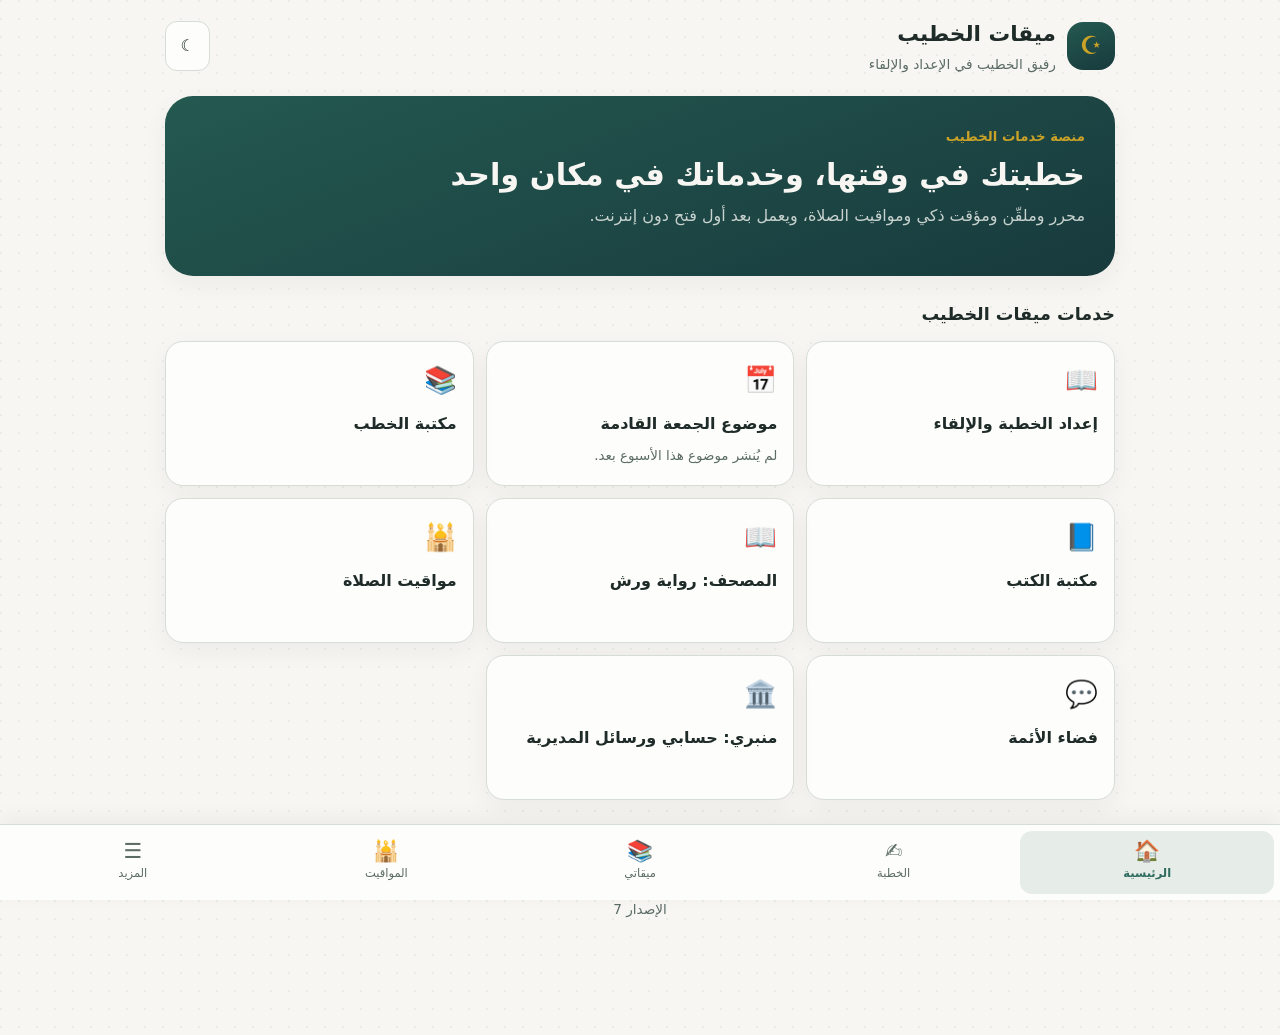
<file: index.html>
<!doctype html>
<!-- © 2026 ميقات الخطيب. جميع الحقوق محفوظة. يُمنع نسخ هذا العمل أو إعادة نشره أو بيعه دون إذن مكتوب من صاحبه. -->
<html lang="ar" dir="rtl" data-theme="light">
<head>
<meta charset="utf-8">
<meta name="viewport" content="width=device-width, initial-scale=1, viewport-fit=cover">
<meta name="theme-color" content="#245950">
<link rel="manifest" href="manifest.json">
<link rel="icon" href="icon-192.png">
<link rel="apple-touch-icon" href="icon-192.png">
<meta name="author" content="ميقات الخطيب">
<meta name="copyright" content="© 2026 ميقات الخطيب. جميع الحقوق محفوظة.">
<title>ميقات الخطيب</title>
<style>
:root{--ts:#b3361f;--tb:#2f6fb3;--warn:#b3361f;--bg:#f7f6f2;--panel:#fdfdfb;--ink:#1e2b28;--mute:#5b6b66;--accent:#2f6b5e;--accent-ink:#fff;--line:#d6dcd6;--soft:#e6ece8;--gold:#c9a227;--dot:rgba(47,107,94,.07);--shadow:0 8px 24px #1e2b280d}
:root[data-theme="dark"]{--ts:#ff8a70;--tb:#8fb8ff;--warn:#ff8a70;--bg:#0e1716;--panel:#152220;--ink:#efe8d6;--mute:#a0aea8;--accent:#e2b44d;--accent-ink:#1a1403;--line:#2c403b;--soft:#1e302b;--gold:#e2b44d;--dot:rgba(226,180,77,.05);--shadow:0 8px 24px #0003}
*{box-sizing:border-box}body{margin:0;background:var(--bg);color:var(--ink);font-family:"IBM Plex Sans Arabic",system-ui,-apple-system,"Segoe UI",Tahoma,sans-serif;line-height:1.7;background-image:radial-gradient(circle at 1px 1px,var(--dot) 1px,transparent 0);background-size:18px 18px}
button,input,textarea,select{font:inherit}button{border:1px solid var(--line);background:var(--panel);color:var(--ink);border-radius:12px;padding:.65rem .9rem;min-height:44px;cursor:pointer}button:focus-visible,input:focus-visible,textarea:focus-visible,select:focus-visible{outline:3px solid var(--accent);outline-offset:2px}
.primary{background:var(--accent);color:var(--accent-ink);border-color:var(--accent);font-weight:700}.muted{color:var(--mute)}.wrap{max-width:980px;margin:auto;padding:16px 15px 100px}.top{display:flex;align-items:center;justify-content:space-between;gap:12px}.brand{display:flex;align-items:center;gap:11px}.logo{display:grid;place-items:center;width:48px;height:48px;border-radius:16px;background:var(--accent);color:var(--accent-ink);font-size:25px}.brand h1{font-size:1.35rem;margin:0}.brand p{margin:0;color:var(--mute);font-size:.86rem}.hero{margin:20px 0 16px;padding:22px;border-radius:24px;background:linear-gradient(135deg,var(--soft),var(--panel));border:1px solid var(--line)}.hero .eyebrow{font-size:.83rem;color:var(--accent);font-weight:700}.hero h2{font-size:1.55rem;line-height:1.45;margin:.3rem 0}.hero p{margin:.3rem 0 1rem;color:var(--mute)}.section-title{display:flex;align-items:end;justify-content:space-between;gap:10px;margin:24px 0 12px}.section-title h2{font-size:1.1rem;margin:0}.section-title p{font-size:.82rem;color:var(--mute);margin:0}.grid{display:grid;grid-template-columns:repeat(2,minmax(0,1fr));gap:12px}.service{background:var(--panel);border:1px solid var(--line);border-radius:18px;padding:16px;text-align:right;box-shadow:var(--shadow);display:flex;flex-direction:column;align-items:flex-start;gap:7px;min-height:145px}.service .ico{font-size:1.65rem}.service strong{font-size:1rem}.service span:last-child{font-size:.84rem;color:var(--mute)}.panel{background:var(--panel);border:1px solid var(--line);border-radius:18px;padding:16px;margin-top:12px}.hidden{display:none!important}label{display:block;font-weight:600;font-size:.9rem;margin:.7rem 0 .35rem}input[type=text],input[type=number],textarea,select{width:100%;border:1px solid var(--line);border-radius:12px;padding:11px;background:var(--bg);color:var(--ink)}textarea{min-height:190px;resize:vertical;line-height:1.9;font-family:Georgia,"Times New Roman",serif;font-size:1.15rem}.row{display:flex;flex-wrap:wrap;gap:8px;align-items:center}.row>*{flex:1}.chips{display:flex;gap:7px;flex-wrap:wrap;margin:10px 0}.chips button{min-height:38px;padding:.4rem .7rem}.small{font-size:.85rem;color:var(--mute)}.listitem{padding:12px 0;border-bottom:1px solid var(--line)}.listitem:last-child{border-bottom:0}.checklist label{display:flex;gap:9px;align-items:center;font-weight:400}.checklist input{width:19px;height:19px;accent-color:var(--accent)}.footer{text-align:center;color:var(--mute);font-size:.8rem;padding:26px 8px 0}.toast{position:fixed;bottom:84px;left:50%;transform:translateX(-50%);background:var(--ink);color:var(--bg);padding:10px 16px;border-radius:12px;max-width:90%;z-index:10}.stage{position:fixed;inset:0;background:var(--bg);z-index:5;display:flex;flex-direction:column;padding:env(safe-area-inset-top) 0 env(safe-area-inset-bottom)}.stagebar,.stagecontrols{display:flex;align-items:center;gap:8px;padding:10px;background:var(--panel);border-bottom:1px solid var(--line);flex-wrap:wrap}.stagebar #clock{font-size:1.25rem;font-weight:800;margin-inline-start:auto}.stagebody{overflow:auto;flex:1;padding:28px 20px 50vh;white-space:pre-wrap;font-family:Georgia,"Times New Roman",serif;font-size:38px;line-height:2;max-width:850px;width:100%;margin:auto}.stagecontrols{border-top:1px solid var(--line);border-bottom:0}.stagecontrols label{margin:0;display:flex;align-items:center;gap:7px;flex:1;min-width:140px}.stagecontrols input{width:100%}.marker{font-family:system-ui,sans-serif;font-size:.48em;border-radius:7px;padding:0 .5em;color:white;background:#ad442c}.marker.dua{background:#277c68}.marker.aya{background:#7055a6}.notice{background:var(--soft);padding:11px;border-radius:12px;font-size:.87rem;color:var(--mute)}@media(min-width:700px){.grid{grid-template-columns:repeat(3,minmax(0,1fr))}.hero{padding:30px}.hero h2{font-size:1.9rem}}@media(max-width:380px){.brand h1{font-size:1.1rem}.hero{padding:17px}.grid{gap:8px}.service{padding:12px;min-height:135px}}
#pace{font-size:.95rem;color:var(--mute)}#pace.ahead{color:var(--accent)}#pace.behind,#clock.low{color:var(--warn)}.stats-over{color:var(--warn);font-weight:700}
input[type=date]{width:100%;border:1px solid var(--line);border-radius:12px;padding:11px;background:var(--bg);color:var(--ink);font:inherit}
.listitem a{color:var(--accent);font-weight:600}
.t-strong{color:var(--ts);font-weight:700}.t-soft{color:var(--tb)}
.tc-strong{background:var(--ts)!important;color:#fff!important}.tc-soft{background:var(--tb)!important;color:#fff!important}.tc-none{background:#6b7773!important;color:#fff!important}
h1,h2,h3{font-family:"Reem Kufi","IBM Plex Sans Arabic",system-ui,serif}
.hero{background:linear-gradient(160deg,#245950,#183a3d);color:#f7f6f2;border:0;border-radius:28px;box-shadow:var(--shadow)}
.hero h2{color:#f7f6f2}.hero p{color:#e6ece8;opacity:.85}.hero .eyebrow{color:var(--gold)}
.hero .primary{background:var(--gold);color:#1e2b28;border-color:var(--gold)}
.hero button:not(.primary){background:#ffffff1a;color:#f7f6f2;border-color:#ffffff40}
.logo{background:linear-gradient(160deg,#245950,#183a3d);color:var(--gold)}
.appbar{position:sticky;top:0;z-index:3;display:flex;align-items:center;gap:10px;background:var(--bg);padding:10px 0;margin-top:6px;border-bottom:1px solid var(--line)}
.appbar button{min-width:44px;min-height:44px;border-radius:12px;font-size:1.3rem;line-height:1;padding:0}
.appbar strong{font-family:"Reem Kufi","IBM Plex Sans Arabic",system-ui,serif;font-size:1.15rem}
.bnav{position:fixed;left:0;right:0;bottom:0;z-index:4;display:flex;background:var(--panel);border-top:1px solid var(--line);padding:6px 6px calc(6px + env(safe-area-inset-bottom,0px));box-shadow:0 -6px 20px #0000000d}
.bnav button{flex:1;min-height:52px;background:none;border:0;border-radius:12px;font:inherit;font-size:.72rem;color:var(--mute);display:flex;flex-direction:column;align-items:center;justify-content:center;gap:2px;cursor:pointer}
.bnav button span{font-size:1.3rem;line-height:1}
.bnav button.on{color:var(--accent);font-weight:700;background:var(--soft)}
.bnav button:focus-visible,.appbar button:focus-visible{outline:3px solid var(--accent);outline-offset:2px}
@keyframes mkIn{from{opacity:0;transform:translateY(8px)}to{opacity:1;transform:none}}
.panel{animation:mkIn .18s ease}
@media (prefers-reduced-motion:reduce){.panel{animation:none}}
#home > .grid .service > span:not(.ico){display:none}
#home > .grid .service #weeklyHint{display:block}
#moreGrid .service > span:not(.ico){display:block}
#askView{position:fixed;left:0;right:0;top:0;bottom:0;z-index:7;background:var(--bg);overflow:auto}
#askView.hidden{display:none}
.marker.aya{background:#fff!important;color:#1e2b28!important;border:1px solid #b9c4be!important}
.marker.dua{background:#f4a6c6!important;color:#3b1021!important}
.marker.hadith{background:#2f8f5b!important;color:#fff!important}
.marker.k1{background:#8b5a3c!important;color:#fff!important}
.marker.k2{background:#7b4fb5!important;color:#fff!important}
button[data-marker="[آية]"]{background:#fff;border-color:#b9c4be}
button[data-marker="[دعاء]"]{background:#f4a6c6;color:#3b1021;border-color:#e58fb3}
button[data-marker="[حديث]"]{background:#2f8f5b;color:#fff;border-color:#2f8f5b}
button[data-marker="[الخطبة الأولى]"]{background:#8b5a3c;color:#fff;border-color:#8b5a3c}
button[data-marker="[الخطبة الثانية]"]{background:#7b4fb5;color:#fff;border-color:#7b4fb5}
.ctl-panel{background:var(--panel);border:1px solid var(--line);border-radius:16px;padding:10px 12px;margin:8px 0}
.ctl-title{margin:.3em 0;font-size:.82rem;color:var(--mute)}
.ctl-row{display:flex;flex-wrap:wrap;gap:8px;margin:6px 0 10px}
.cb{min-height:44px;padding:8px 14px;border-radius:12px;font:inherit;font-weight:700;border:1px solid transparent;cursor:pointer}
.cb-aya{background:#fff;color:#1e2b28;border-color:#b9c4be}
.cb-dua{background:#f4a6c6;color:#3b1021}
.cb-hadith{background:#2f8f5b;color:#fff}
.cb-k1{background:#8b5a3c;color:#fff}
.cb-k2{background:#7b4fb5;color:#fff}
.cb-pause{background:#ad442c;color:#fff}
.cb-strong{background:var(--ts);color:#fff}
.cb-soft{background:var(--tb);color:#fff}
.cb-plain{background:#6b7773;color:#fff}
.cb:focus-visible{outline:3px solid var(--accent);outline-offset:2px}
.panel > .section-title h2{display:none}
</style>
</head>
<body>
<div class="wrap" id="home">
  <header class="top">
    <div class="brand"><div class="logo" aria-hidden="true">☪</div><div><h1>ميقات الخطيب</h1><p>رفيق الخطيب في الإعداد والإلقاء</p></div></div>
    <button id="themeBtn" aria-label="تبديل المظهر">☾</button>
  </header>
  <div id="appbar" class="appbar hidden"><button id="backBtn" type="button" aria-label="رجوع">→</button><strong id="appbarTitle"></strong></div>
  <section class="hero">
    <div class="eyebrow">منصة خدمات الخطيب</div>
    <h2>خطبتك في وقتها، وخدماتك في مكان واحد</h2>
    <p>محرر وملقّن ومؤقت ذكي ومواقيت الصلاة، ويعمل بعد أول فتح دون إنترنت.</p>
    
  </section>
  <div class="section-title"><h2>خدمات ميقات الخطيب</h2></div>
  <div class="grid">
    <button class="service" id="installApp" type="button" style="display:none"><span class="ico">📲</span><strong>ثبّت التطبيق على هاتفك</strong><span>أيقونة على الشاشة وفتح بشاشة كاملة.</span></button>
    <button class="service" data-open="sermon"><span class="ico">📖</span><strong>إعداد الخطبة والإلقاء</strong><span>محرر الخطبة، مؤقت، وخط كبير للإلقاء.</span></button>
    <button class="service" data-open="weekly"><span class="ico">📅</span><strong>موضوع الجمعة القادمة</strong><span id="weeklyHint">لم يُنشر موضوع هذا الأسبوع بعد.</span></button>
    <button class="service" data-open="library"><span class="ico">📚</span><strong>مكتبة الخطب</strong><span>حفظ مسوداتك على هذا الجهاز والبحث فيها.</span></button>
    <button class="service" data-open="books"><span class="ico">📘</span><strong>مكتبة الكتب</strong><span>تفسير وحديث وفقه وسيرة.</span></button>
    <button class="service" data-open="mushaf"><span class="ico">📖</span><strong>المصحف: رواية ورش</strong><span>مصحف المدينة برواية ورش عن نافع.</span></button>
    <button class="service" data-open="prayer"><span class="ico">🕌</span><strong>مواقيت الصلاة</strong><span>حسب مدينتك أو موقعك، مع الصلاة القادمة.</span></button>
    <button class="service" data-open="community"><span class="ico">💬</span><strong>فضاء الأئمة</strong><span>مجموعات للتواصل وتبادل الخبرة.</span></button>
    <a class="service" id="minbariCard" href="#" target="_blank" rel="noopener noreferrer" style="display:none;text-decoration:none;color:inherit"><span class="ico">🏛️</span><strong>منبري: حسابي ورسائل المديرية</strong><span>سجّل دخولك لتصلك رسائل المديرية وإعلاناتها.</span></a>
    <button class="service" data-open="eid"><span class="ico">🌙</span><strong>خطب الأعياد</strong><span>نماذج لعيد الفطر وعيد الأضحى، في قسم مستقل.</span></button>
    <button class="service" data-open="notes"><span class="ico">🗓️</span><strong>ملاحظات الخطيب</strong><span>أفكار وموضوعات مستقبلية تحفظ محليًا.</span></button>
    <button class="service" data-open="adhkar"><span class="ico">🤲</span><strong>الأذكار والأدعية</strong><span>أدعية تضيفها بنفسك وتحفظها في جهازك.</span></button>
    <button class="service" data-open="guide"><span class="ico">❓</span><strong>كيف أستعمل التطبيق؟</strong><span>ست خطوات سريعة من الكتابة إلى المنبر.</span></button>
    <button class="service" data-open="pro"><span class="ico">⭐</span><strong>النسخة الكاملة</strong><span>حفظ عدد غير محدود من الخطب بكود تفعيل.</span></button>
    <button class="service" id="shareApp" type="button"><span class="ico">📤</span><strong>شارك التطبيق</strong><span>أرسل رابط التطبيق إلى إمام أو صديق.</span></button>
  </div>
  <section class="panel" id="sermon">
    <div class="section-title"><h2>✍️ إعداد الخطبة</h2><p>يحفظ تلقائيًا على هذا الجهاز</p></div>
    <label for="topic">موضوع الجمعة</label><input id="topic" type="text" placeholder="مثال: حفظ اللسان">
    <label for="draft">نص الخطبة</label>
    <div class="ctl-panel" role="group" aria-label="لوحة تحكم الأقسام">
      <p class="ctl-title">لوحة الأقسام: اضغط الزر ليُدرج العلامة عند المؤشر</p>
      <div class="ctl-row">
        <button type="button" class="cb cb-aya" data-marker="[آية]">آية</button>
        <button type="button" class="cb cb-dua" data-marker="[دعاء]">دعاء</button>
        <button type="button" class="cb cb-hadith" data-marker="[حديث]">حديث</button>
        <button type="button" class="cb cb-k1" data-marker="[الخطبة الأولى]">خطبة أولى</button>
        <button type="button" class="cb cb-k2" data-marker="[الخطبة الثانية]">خطبة ثانية</button>
      </div>
      <p class="ctl-title">الإلقاء</p>
      <div class="ctl-row">
        <button type="button" class="cb cb-pause" data-marker="[وقفة]">وقفة</button>
        <button type="button" class="cb cb-strong" data-marker="[نبرة قوية]">نبرة قوية</button>
        <button type="button" class="cb cb-soft" data-marker="[نبرة هادئة]">نبرة هادئة</button>
        <button type="button" class="cb cb-plain" data-marker="[نبرة عادية]">نبرة عادية</button>
      </div>
    </div>
    <textarea id="draft" placeholder="اكتب الخطبة أو الصقها هنا…"></textarea>
    <p id="stats" class="small">0 كلمة</p>
    <label for="minutes">المدة المستهدفة بالدقائق</label><input id="minutes" type="number" min="1" max="90" value="15">
    <div class="row" style="margin-top:12px"><button id="saveSermon" class="primary">حفظ الخطبة في المكتبة</button><button id="present">ابدأ وضع الإلقاء</button><button id="newSermon" type="button">＋ خطبة جديدة (تفريغ المحرر)</button></div>
    <p class="notice">مهم: هذه النسخة تحفظ بياناتك داخل متصفح هذا الجهاز فقط، ولا تزامنها بين الأجهزة.</p>
  </section>
  <section class="panel hidden" id="library">
    <div class="section-title"><h2>📚 مكتبة الخطب</h2><p>مسودات محفوظة محليًا</p></div>
    <label for="searchSermons">ابحث في الخطب المحفوظة</label>
    <input id="searchSermons" type="text" placeholder="مثال: الصلاة، بر الوالدين، الأمانة…">
    <label for="sermonCategory" style="display:none">تصنيف الخطب</label>
    <select id="sermonCategory" style="display:none">
      <option value="all">كل الموضوعات</option><option value="worship">العبادات</option><option value="ethics">الأخلاق</option><option value="family">الأسرة وصلة الرحم</option><option value="seasons">المواسم والمناسبات</option>
    </select>
    <h3>المسودات</h3>
    <div id="starterList">
      <div class="listitem"><strong>المحافظة على الصلاة</strong><p>محاور: مكانة الصلاة، أثرها في السلوك، وأسباب المحافظة عليها في وقتها.</p><p class="small">مراجع للاستدلال: البقرة: 238؛ العنكبوت: 45</p><button class="primary" type="button" onclick="document.getElementById('topic').value='المحافظة على الصلاة';document.getElementById('draft').value='مقدمة: الحمد لله الذي فرض الصلاة وجعلها صلة بين العبد وربه.\n\nالمحور الأول: عظمة شأن الصلاة ووجوب المحافظة عليها في أوقاتها.\n\nالمحور الثاني: أثر الصلاة الصحيحة في تهذيب السلوك والابتعاد عن الفحشاء والمنكر.\n\nالمحور الثالث: وسائل الثبات: الاستعداد قبل الوقت، الصحبة الصالحة، تذكير الأهل، ومعالجة أسباب التهاون.\n\nخاتمة: دعوة عملية للمحافظة على الصلاة القادمة في وقتها، مع الدعاء بالهداية والثبات.\n\nتنبيه: راجع الآيات كاملة من المصحف، وأضف حديثًا موثقًا قبل الإلقاء.';document.getElementById('topic').dispatchEvent(new Event('input'));document.getElementById('draft').dispatchEvent(new Event('input'));document.getElementById('sermon').scrollIntoView({behavior:'smooth'});">استخدام النموذج في محرر الخطبة</button></div>
      <div class="listitem"><strong>بر الوالدين</strong><p>محاور: حق الوالدين، لين القول، والإحسان إليهما في حياتهما وبعد وفاتهما.</p></div>
      <div class="listitem"><strong>حفظ اللسان</strong><p>محاور: اجتناب الغيبة، وزن الكلمة، والكلام الطيب.</p></div>
      <div class="listitem"><strong>الأمانة في حياة المسلم</strong><p>محاور: الأمانة في العبادة والعمل والمال، وأثرها في الثقة بين الناس.</p></div>
      <div class="listitem"><strong>صلة الرحم</strong><p>محاور: صور الصلة العملية، وإصلاح القطيعة بحكمة.</p></div>
      <div class="listitem"><strong>الاستعداد لرمضان</strong><p>محاور: التوبة، تنظيم الوقت، والتهيؤ للعبادة.</p></div>
    </div>
    <h3>ميقاتي: خطبك المحفوظة بعناوينها على هذا الجهاز</h3>
    <div id="sermonList"></div>
    <h3>نشر خطبك للجميع</h3>
    <p class="small">اكتب خطبتك في «إعداد الخطبة» واحفظها هنا، ثم جهّز ملف النشر. ما تنشره يظهر لكل من يستعمل التطبيق، فانشر ما كتبتَه بنفسك أو لك إذن به، وتحقق من آياته وأحاديثه.</p>
    <label for="libCat">تصنيف الخطب المنشورة</label>
    <select id="libCat"><option value="worship">العبادات</option><option value="ethics">الأخلاق</option><option value="family">الأسرة وصلة الرحم</option><option value="seasons">المواسم والمناسبات</option><option value="eid">الأعياد</option></select>
    <div class="row" style="margin-top:10px"><button id="makeLib" class="primary" type="button">تجهيز ملف library.json من خطبي المحفوظة</button></div>
    <textarea id="libOut" readonly style="min-height:90px;direction:ltr;text-align:left;font-family:monospace;font-size:12px" placeholder="سيظهر هنا نص الملف"></textarea>
    <p class="notice">الخطوات: انسخ النص من الأعلى، ثم افتح الملف في GitHub: <a href="https://github.com/mikat-dz-2026/mikat/blob/main/library.json" target="_blank" rel="noopener noreferrer">library.json</a> واضغط رمز القلم ✏️، وامسح ما فيه والصق النص، ثم Commit changes. وبعد دقيقتين تظهر خطبك في المكتبة عند الجميع.</p>
    
    <button id="exportSermons">تصدير نسخة احتياطية (JSON)</button>
    <div class="row" style="margin-top:10px"><button id="backupAll" type="button">💾 نسخة احتياطية شاملة</button><button id="restoreAll" type="button">♻️ استرجاع نسخة</button><input id="restoreFile" type="file" accept="application/json,.json" class="hidden"></div>
    <p class="small">النسخة الشاملة تحفظ خطبك وملاحظاتك وأدعيتك ونقاطك وإعداداتك، ولا تشمل كود التفعيل ولا موقعك. احتفظ بها في مكان آمن، ولا ترسلها لأحد.</p>
  </section>
  <section class="panel hidden" id="adhkar">
    <div class="section-title"><h2>🤲 الأذكار والأدعية</h2><p>حصن المسلم، والدعاء المأثور</p></div>
    <p class="notice">كُتبت هذه النصوص بالرسم الإملائي المبسّط، وقد تختلف ألفاظ بعضها بين الروايات. قابِلها بنسخة موثوقة من حصن المسلم ومن المصحف قبل أن تنقلها إلى خطبتك.</p>
    <h3>حصن المسلم</h3>
    <div class="listitem"><p>أستغفر الله (ثلاثًا)، اللهم أنت السلام ومنك السلام، تباركت يا ذا الجلال والإكرام.</p><p class="small">بعد السلام من الصلاة. رواه مسلم</p></div><div class="listitem"><p>سبحان الله (33)، والحمد لله (33)، والله أكبر (33)، ثم: لا إله إلا الله وحده لا شريك له، له الملك وله الحمد وهو على كل شيء قدير.</p><p class="small">بعد الصلاة. رواه مسلم</p></div><div class="listitem"><p>اللهم أعني على ذكرك وشكرك وحسن عبادتك.</p><p class="small">رواه أبو داود والنسائي</p></div><div class="listitem"><p>بسم الله الذي لا يضر مع اسمه شيء في الأرض ولا في السماء وهو السميع العليم (ثلاثًا).</p><p class="small">في الصباح والمساء. رواه أبو داود والترمذي</p></div><div class="listitem"><p>اللهم أنت ربي لا إله إلا أنت، خلقتني وأنا عبدك، وأنا على عهدك ووعدك ما استطعت، أعوذ بك من شر ما صنعت، أبوء لك بنعمتك علي، وأبوء لك بذنبي فاغفر لي فإنه لا يغفر الذنوب إلا أنت.</p><p class="small">سيد الاستغفار. رواه البخاري</p></div><div class="listitem"><p>لا إله إلا الله العظيم الحليم، لا إله إلا الله رب العرش العظيم، لا إله إلا الله رب السماوات ورب الأرض ورب العرش الكريم.</p><p class="small">دعاء الكرب. متفق عليه</p></div><div class="listitem"><p>اللهم إني أعوذ بك من الهم والحزن، والعجز والكسل، والبخل والجبن، وضلع الدين وغلبة الرجال.</p><p class="small">رواه البخاري</p></div><div class="listitem"><p>عند دخول المسجد: اللهم افتح لي أبواب رحمتك. وعند الخروج: اللهم إني أسألك من فضلك.</p><p class="small">رواه مسلم</p></div><div class="listitem"><p>لا حول ولا قوة إلا بالله.</p><p class="small">كنز من كنوز الجنة. متفق عليه</p></div><div class="listitem"><p>باسمك اللهم أموت وأحيا.</p><p class="small">عند النوم. رواه البخاري</p></div>
    <h3>دعاء مأثور</h3>
    <div class="listitem"><p>ربنا آتنا في الدنيا حسنة وفي الآخرة حسنة وقنا عذاب النار.</p><p class="small">البقرة: 201</p></div><div class="listitem"><p>ربنا ظلمنا أنفسنا وإن لم تغفر لنا وترحمنا لنكونن من الخاسرين.</p><p class="small">الأعراف: 23</p></div><div class="listitem"><p>رب اشرح لي صدري ويسر لي أمري واحلل عقدة من لساني يفقهوا قولي.</p><p class="small">طه: 25 إلى 28، دعاء موسى عليه السلام، ويناسب من يتكلم أمام الناس</p></div><div class="listitem"><p>رب زدني علمًا.</p><p class="small">طه: 114</p></div><div class="listitem"><p>ربنا هب لنا من أزواجنا وذرياتنا قرة أعين واجعلنا للمتقين إمامًا.</p><p class="small">الفرقان: 74</p></div><div class="listitem"><p>ربنا لا تؤاخذنا إن نسينا أو أخطأنا.</p><p class="small">البقرة: 286</p></div><div class="listitem"><p>اللهم إني أسألك الهدى والتقى والعفاف والغنى.</p><p class="small">رواه مسلم</p></div><div class="listitem"><p>يا مقلب القلوب ثبت قلبي على دينك.</p><p class="small">رواه الترمذي</p></div>
    <h3>حصن المسلم: كاملًا</h3><div class="listitem"><strong>حصن المسلم كاملًا</strong><p>ما في التطبيق مختارات قليلة. وللكتاب كاملًا بأبوابه يمكنك قراءته من هذين المصدرين، ولا يتضمن التطبيق نصه كاملًا.</p><p><a href="https://ar.wikisource.org/wiki/%D8%AD%D8%B5%D9%86_%D8%A7%D9%84%D9%85%D8%B3%D9%84%D9%85" target="_blank" rel="noopener noreferrer">حصن المسلم على ويكي مصدر</a></p><p><a href="https://risala.prh.gov.sa/storage/contents/51/%D8%AD%D8%B5%D9%86%20%D8%A7%D9%84%D9%85%D8%B3%D9%84%D9%85%20-%20%D8%B9%D8%B1%D8%A8%D9%8A.pdf" target="_blank" rel="noopener noreferrer">ملف PDF لحصن المسلم (risala.prh.gov.sa)</a></p><p class="small">وجدتُ الرابطين في نتائج البحث ولم أتحقق من جهة النشر ولا من مطابقة النص للطبعة الأصلية، فقابِل ما تنقله بنسخة تثق بها.</p></div><h3>أذكار الصباح والمساء</h3><div class="listitem"><p>الله لا إله إلا هو الحي القيوم، لا تأخذه سنة ولا نوم، له ما في السماوات وما في الأرض، من ذا الذي يشفع عنده إلا بإذنه، يعلم ما بين أيديهم وما خلفهم، ولا يحيطون بشيء من علمه إلا بما شاء، وسع كرسيه السماوات والأرض، ولا يؤوده حفظهما، وهو العلي العظيم.</p><p class="small">آية الكرسي. البقرة: 255. تُقرأ صباحًا ومساءً وعند النوم</p></div><div class="listitem"><p>قل هو الله أحد، الله الصمد، لم يلد ولم يولد، ولم يكن له كفوا أحد. وقل أعوذ برب الفلق، من شر ما خلق، ومن شر غاسق إذا وقب، ومن شر النفاثات في العقد، ومن شر حاسد إذا حسد. وقل أعوذ برب الناس، ملك الناس، إله الناس، من شر الوسواس الخناس، الذي يوسوس في صدور الناس، من الجنة والناس.</p><p class="small">الإخلاص والفلق والناس: ثلاث مرات صباحًا ومساءً. رواه أبو داود والترمذي</p></div><div class="listitem"><p>أصبحنا وأصبح الملك لله، والحمد لله، لا إله إلا الله وحده لا شريك له، له الملك وله الحمد وهو على كل شيء قدير، رب أسألك خير ما في هذا اليوم وخير ما بعده، وأعوذ بك من شر ما في هذا اليوم وشر ما بعده، رب أعوذ بك من الكسل وسوء الكبر، رب أعوذ بك من عذاب في النار وعذاب في القبر.</p><p class="small">في الصباح. وفي المساء يقول: أمسينا وأمسى الملك لله. رواه مسلم</p></div><div class="listitem"><p>اللهم بك أصبحنا وبك أمسينا وبك نحيا وبك نموت وإليك النشور.</p><p class="small">في الصباح. وفي المساء يقول: اللهم بك أمسينا وبك أصبحنا وبك نحيا وبك نموت وإليك المصير. رواه الترمذي</p></div><div class="listitem"><p>سبحان الله وبحمده (مئة مرة).</p><p class="small">صباحًا ومساءً. رواه مسلم</p></div><div class="listitem"><p>أعوذ بكلمات الله التامات من شر ما خلق.</p><p class="small">ثلاث مرات مساءً (رواه الترمذي)، وعند النزول في مكان (رواه مسلم)</p></div><h3>أذكار متفرقة</h3><div class="listitem"><p>أشهد أن لا إله إلا الله وحده لا شريك له، وأشهد أن محمدًا عبده ورسوله.</p><p class="small">بعد الوضوء. رواه مسلم</p></div><div class="listitem"><p>اللهم رب هذه الدعوة التامة والصلاة القائمة آت محمدًا الوسيلة والفضيلة وابعثه مقامًا محمودًا الذي وعدته.</p><p class="small">بعد الأذان. رواه البخاري</p></div><div class="listitem"><p>بسم الله توكلت على الله، ولا حول ولا قوة إلا بالله.</p><p class="small">عند الخروج من البيت. رواه أبو داود والترمذي</p></div><div class="listitem"><p>بسم الله.</p><p class="small">عند بدء الطعام. وإن نسيت قلت: بسم الله أوله وآخره. رواه أبو داود والترمذي</p></div><div class="listitem"><p>الحمد لله الذي أطعمني هذا ورزقنيه من غير حول مني ولا قوة.</p><p class="small">بعد الطعام. رواه أبو داود والترمذي</p></div><h3>قائمتي</h3>
    <label for="duaInput">دعاء أو ذكر مع مرجعه إن وجد</label><textarea id="duaInput" style="min-height:100px" placeholder="اكتب النص ومصدره…"></textarea>
    <button class="primary" id="addDua">حفظ في قائمتي</button><div id="duaList"></div>
  </section>
  <section class="panel hidden" id="prayer">
    <div class="section-title"><h2>🕌 مواقيت الصلاة</h2><p>تُحسب في جهازك دون إنترنت</p></div>
    <label for="city">المدينة</label><select id="city"></select>
    <label for="pdate">التاريخ</label><input id="pdate" type="date">
    <div class="row" style="margin-top:10px"><button id="useLoc" class="primary" type="button">📍 استخدم موقعي</button><button id="useCity" class="hidden" type="button">العودة لاختيار المدينة</button></div>
    <p class="small" id="locStatus"></p>
    <p class="notice hidden" id="nextPrayer"></p>
    <div id="prayerTimes" style="margin-top:10px"></div>
    <p class="notice">حساب فلكي بالزاويتين المعتمدتين في الجزائر (الفجر 18° والعشاء 17°) والعصر بالظل المثل، بتوقيت الجزائر. قد يختلف عن تقويم مسجدك بدقيقة أو دقيقتين، فاعتمد تقويم مسجدك أو مديريتك في الصلاة، وإن لم تجد مدينتك فاختر أقرب مدينة إليك.</p>
  </section>
  <section class="panel hidden" id="notes">
    <div class="section-title"><h2>🗓️ ملاحظات الخطيب</h2></div>
    <label for="notesInput">أفكار وموضوعات قادمة</label><textarea id="notesInput" placeholder="اكتب أفكارك هنا…"></textarea>
    <p class="small" id="notesSaved">تحفظ تلقائيًا على هذا الجهاز.</p>
  </section>
  <section class="panel hidden" id="ask">
    <div class="section-title"><h2>📨 أسئلة المصلين</h2><p>رابط تشاركه مع المصلين ليرسلوا أسئلتهم إليك</p></div>
    <label for="askNum">رقم واتساب الإمام بصيغة دولية بلا + ولا مسافات (مثال: 213XXXXXXXXX)</label>
    <input id="askNum" type="text" inputmode="numeric" dir="ltr" placeholder="213...">
    <div class="row" style="margin-top:10px"><button id="askMake" class="primary" type="button">أنشئ الرابط</button><button id="askCopy" class="hidden" type="button">نسخ الرابط</button></div>
    <p class="small" id="askLink" dir="ltr"></p>
    <p class="notice">هذا ليس إرسالًا مجهول الهوية: يصلك السؤال من واتساب المصلّي برقمه، ولا يمرّ عبر خادم. ورقمك داخل الرابط، فلا تشاركه إلا حيث تريد أن يعرفه الناس.</p>
    <h3>دفتر الأسئلة</h3>
    <p class="small">سجّل هنا الأسئلة التي تصلك لتجيب عنها لاحقًا. تُحفظ في جهازك فقط.</p>
    <textarea id="qText" maxlength="500" style="min-height:70px" placeholder="اكتب السؤال..."></textarea>
    <div class="row" style="margin-top:10px"><button id="qAdd" class="primary" type="button">إضافة السؤال</button></div>
    <div id="qList"></div>
  </section>
  <section class="panel hidden" id="mushaf">
    <div class="section-title"><h2>📖 المصحف برواية ورش عن نافع</h2><p>مصحف المدينة النبوية، نسخة رقمية حرة</p></div>
    <p class="notice">لا يتضمن التطبيق نص المصحف داخله، ولا أستطيع نسخه من الذاكرة دون خطأ. وهذه الأزرار تفتح نسخة رقمية برواية ورش من موقع «ويكي مصدر»، وهي منقولة عن مصحف المدينة النبوية. وتحتاج إلى اتصال بالإنترنت. وتأكد من المطبوع عند أي شك.</p>
    <div class="row"><a class="service" id="warshIndex" href="https://ar.wikisource.org/wiki/%D8%A7%D9%84%D9%82%D8%B1%D8%A2%D9%86_%D8%A7%D9%84%D9%83%D8%B1%D9%8A%D9%85_(%D9%88%D8%B1%D8%B4)" target="_blank" rel="noopener noreferrer" style="text-decoration:none;color:inherit"><span class="ico">📖</span><strong>فهرس المصحف (ورش)</strong></a></div>
    <label for="surahSearch">ابحث عن سورة</label>
    <input id="surahSearch" type="text" placeholder="مثال: الكهف">
    <div id="surahList"></div>
  </section>
  <section class="panel hidden" id="books">
    <div class="section-title"><h2>📚 مكتبة الكتب</h2><p>تفسير، حديث، فقه، سيرة</p></div>
    <p class="notice">لا يتضمن التطبيق نصوص هذه الكتب، فهي مملوكة لأصحاب الطبعات. كل زر يفتح بحثًا عن الكتاب في المكتبة الشاملة، ومنها تقرؤه أو تحمّله حيث يُسمح بذلك. ولم أتحقق من رابط تحميل مباشر لكل كتاب، فلم أضع روابط لم أتأكد منها.</p>
    <div class="row"><a class="service" href="https://shamela.ws" target="_blank" rel="noopener noreferrer" style="text-decoration:none;color:inherit"><span class="ico">🏛️</span><strong>المكتبة الشاملة (shamela.ws)</strong></a></div>
    <div id="booksList"></div>
  </section>
  <section class="panel hidden" id="more">
    <div class="section-title"><h2>☰ المزيد</h2><p>باقي أدوات التطبيق</p></div>
    <div class="grid" id="moreGrid"><button class="service" data-open="ask"><span class="ico">📨</span><strong>أسئلة المصلين</strong><span>رابط يرسل به المصلون أسئلتهم إليك عبر واتساب.</span></button></div>
  </section>
  <section class="panel hidden" id="community">
    <div class="section-title"><h2>💬 فضاء الأئمة</h2><p>مجموعات للتواصل وتبادل الخبرة بين الأئمة</p></div>
    <p class="notice">التواصل يجري في مجموعات واتساب وتيليغرام التي يديرها أصحابها، والتطبيق يفتح لك رابط الانضمام فقط ولا يحفظ رسائلك. التزم بآداب الحوار، ولا تنشر بياناتك الشخصية ولا نصوصًا لم تتحقق منها.</p>
    <div id="communityList"></div>
    <p class="small" id="communityEmpty">لم تُفتح مجموعات بعد. ستظهر هنا روابط الانضمام حين تُضاف.</p>
  </section>
  <section class="panel hidden" id="weekly">
    <div class="section-title"><h2>📅 موضوع الجمعة القادمة</h2><p id="weeklyCount"></p></div>
    <div id="weeklyLock" class="hidden"><p class="notice">موضوع الجمعة مشفّر ولا يظهر إلا بكود الأئمة الذي تعطيه المديرية.</p><label for="weeklyCode">كود الأئمة</label><input id="weeklyCode" type="password" autocomplete="off" dir="ltr"><div class="row" style="margin-top:10px"><button id="weeklyOpen" class="primary" type="button">فتح الموضوع</button></div></div>
    <div id="weeklyBody"></div>
    <p class="notice">تنشر مديرية الشؤون الدينية والأوقاف الموضوع مشفّرًا، ولا يفتحه إلا من عنده كود الأئمة. كتابة الخطبة وأسلوبها ودليلها عليك أنت.</p>
  </section>
  <section class="panel hidden" id="eid">
    <div class="section-title"><h2>🌙 خطب الأعياد</h2><p>نماذج للتطوير في قسم مستقل عن المكتبة</p></div>
    <p class="notice">مسودتان فارغتان: اكتب خطبتك بنفسك، ثم احفظها في «ميقاتي».</p>
    <div id="eidList"></div>
  </section>
  <section class="panel hidden" id="guide">
    <div class="section-title"><h2>❓ كيف أستعمل التطبيق؟</h2><p>من الكتابة إلى المنبر في ست خطوات</p></div>
    <ol class="small">
      <li>من «إعداد الخطبة» اكتب خطبتك أو الصقها وحدّد المدة بالدقائق، أو افتح إحدى المسودتين من «مكتبة الخطب».</li>
      <li>ضع بالأزرار الملونة علامات «آية» (أبيض) و«دعاء» (وردي) و«حديث» (أخضر) و«خطبة أولى» (بني) و«خطبة ثانية» (بنفسجي)، وعلامات «وقفة» و«النبرة».</li>
      <li>اضغط «ابدأ وضع الإلقاء» ثم «اضبط السرعة على وقت الخطبة» ثم «ابدأ». ولمس النص يوقف التمرير، وتبقى الشاشة مضاءة.</li>
      <li>راقب «متقدم» أو «متأخر» في الأعلى، ويحمرّ المؤقت في آخر دقيقتين.</li>
      <li>اضغط «حفظ الخطبة في المكتبة» لتبقى في «ميقاتي» بعنوانها، وخذ نسخة احتياطية من حين لآخر.</li>
      <li>موضوع الجمعة تنشره المديرية مشفّرًا، فتفتحه بكود الأئمة الذي تعطيه لك.</li>
    </ol>
    <p class="notice">بياناتك في جهازك فقط. وبعد أول فتح يعمل التطبيق دون إنترنت. لتثبيته على الشاشة الرئيسية: قائمة المتصفح ثم «تثبيت التطبيق».</p>
  </section>
  <section class="panel hidden" id="pro">
    <div class="section-title"><h2>⭐ النسخة الكاملة</h2></div>
    <p id="proState"></p>
    <ul class="small"><li>حفظ عدد غير محدود من الخطب في المكتبة (المجانية: 5 خطب).</li><li>أي ميزات جديدة تُضاف لاحقًا تكون ضمن النسخة الكاملة.</li></ul>
    <div id="proForm"><label for="proCode">كود التفعيل</label><input id="proCode" type="text" placeholder="MKT-XXXX-XXXX-XXXX" dir="ltr" autocomplete="off" autocapitalize="characters"><button class="primary" id="activate" type="button" style="margin-top:10px">تفعيل</button></div>
    <p class="notice hidden" id="proContact"></p>
    <p class="small">التفعيل يتم داخل جهازك دون إنترنت، والكود الواحد لشخص واحد.</p>
  </section>
  <footer class="footer">بياناتك تُحفظ في جهازك فقط ولا تُرسل إلى أي خادم.
    <p class="small">© 2026 ميقات الخطيب. جميع الحقوق محفوظة.</p>
    <p class="small" id="verStamp">الإصدار 7</p>
  </footer>
<div id="askView" class="hidden" role="dialog" aria-label="اسأل الإمام">
  <div class="wrap" style="padding-bottom:30px">
    <h1>اسأل الإمام</h1>
    <p class="small">اكتب سؤالك، ثم اضغط «إرسال»، فيفتح واتساب برسالة جاهزة تُرسلها إلى الإمام.</p>
    <label for="askName">اسمك (اختياري)</label>
    <input id="askName" type="text" maxlength="60">
    <label for="askText">سؤالك</label>
    <textarea id="askText" maxlength="600" style="min-height:140px"></textarea>
    <div class="row" style="margin-top:12px"><button id="askSend" class="primary" type="button">إرسال عبر واتساب</button></div>
    <p class="notice">سيصل سؤالك من رقمك في واتساب، فهو ليس مجهول الهوية. ولا نحفظ سؤالك في أي خادم.</p>
  </div>
</div>
<nav id="bottomNav" class="bnav" aria-label="التنقل الرئيسي">
  <button type="button" data-nav="home" class="on"><span>🏠</span>الرئيسية</button>
  <button type="button" data-nav="sermon"><span>✍️</span>الخطبة</button>
  <button type="button" data-nav="library"><span>📚</span>ميقاتي</button>
  <button type="button" data-nav="prayer"><span>🕌</span>المواقيت</button>
  <button type="button" data-nav="more"><span>☰</span>المزيد</button>
</nav>

</div>
<div id="stage" class="stage hidden">
  <div class="stagebar"><button id="exitStage">رجوع</button><button id="pauseStage" class="primary">إيقاف مؤقت</button><span id="pace"></span><span id="clock">15:00</span></div>
  <div id="stageText" class="stagebody"></div>
  <div class="stagecontrols"><label>سرعة التمرير <input id="scrollSpeed" type="range" min="5" max="100" value="30"></label><label>حجم الخط <input id="fontSize" type="range" min="24" max="72" value="38"></label><button id="fitBtn" type="button">اضبط السرعة على الوقت</button></div>
</div>
<div id="toast" class="toast hidden" role="status"></div>
<script>
(function(){
const $=id=>document.getElementById(id), store={
 get(k,fallback){try{const v=localStorage.getItem('mikat-'+k);return v===null?fallback:JSON.parse(v)}catch(e){return fallback}},
 set(k,v){try{localStorage.setItem('mikat-'+k,JSON.stringify(v));return true}catch(e){return false}}
};
try{[['topic','khutba-topic',0],['draft','khutba-draft',0],['minutes','khutba-mins',1],['points','khutba-pts',0]].forEach(function(m){var o=localStorage.getItem(m[1]);if(localStorage.getItem('mikat-'+m[0])===null&&o!==null)localStorage.setItem('mikat-'+m[0],JSON.stringify(m[2]?(Number(o)||15):o))})}catch(e){}
function toast(msg){$('toast').textContent=msg;$('toast').classList.remove('hidden');setTimeout(()=>$('toast').classList.add('hidden'),2400)}
const VIEWS=['sermon','library','adhkar','prayer','notes','pro','guide','eid','weekly','community','more','ask','mushaf','books'];
const TITLES={more:'المزيد',community:'فضاء الأئمة',sermon:'إعداد الخطبة والإلقاء',library:'مكتبة الخطب',adhkar:'الأذكار والأدعية',prayer:'مواقيت الصلاة',notes:'ملاحظات الخطيب',pro:'النسخة الكاملة',guide:'كيف أستعمل التطبيق؟',eid:'خطب الأعياد',weekly:'موضوع الجمعة القادمة',ask:'أسئلة المصلين',mushaf:'المصحف: رواية ورش عن نافع',books:'مكتبة الكتب'};
let curView='home';
function setView(id,push){
 const home=!id||VIEWS.indexOf(id)<0;if(home)id=null;
 document.querySelectorAll('#home > .hero, #home > .section-title, #home > .grid').forEach(e=>e.classList.toggle('hidden',!home));
 VIEWS.forEach(k=>$(k).classList.toggle('hidden',k!==id));
 $('appbar').classList.toggle('hidden',home);$('appbarTitle').textContent=home?'':TITLES[id];
 document.querySelectorAll('[data-nav]').forEach(b=>b.classList.toggle('on',b.dataset.nav===(id||'home')));
 const name=id||'home';
 if(push!==false&&name!==curView){try{history.pushState({v:name},'',home?location.pathname+location.search:'#'+id)}catch(e){}}
 curView=name;window.scrollTo(0,0)}
function showPanel(id){setView(id,true)}
window.addEventListener('popstate',e=>{const v=(e.state&&e.state.v)||'home';setView(v==='home'?null:v,false)});
$('backBtn').onclick=()=>{if(history.length>1&&curView!=='home'){history.back()}else{setView(null,false)}};
document.querySelectorAll('[data-nav]').forEach(b=>b.addEventListener('click',()=>{const v=b.dataset.nav;v==='home'?setView(null,true):setView(v,true)}));
(function(){const g=$('moreGrid');['[data-open="eid"]','[data-open="notes"]','[data-open="adhkar"]','[data-open="guide"]','[data-open="pro"]','#shareApp'].forEach(sel=>{const e=document.querySelector('#home > .grid '+sel);if(e)g.append(e)})})();
{const h=location.hash.slice(1);try{history.replaceState({v:VIEWS.indexOf(h)>=0?h:'home'},'',location.href)}catch(e){}setView(VIEWS.indexOf(h)>=0?h:null,false)}
document.querySelectorAll('[data-open]').forEach(b=>b.addEventListener('click',()=>showPanel(b.dataset.open)));
$('themeBtn').onclick=()=>{let dark=document.documentElement.dataset.theme!=='dark';document.documentElement.dataset.theme=dark?'dark':'light';store.set('theme',dark?'dark':'light');$('themeBtn').textContent=dark?'☀':'☾'};
document.documentElement.dataset.theme=store.get('theme','light');$('themeBtn').textContent=document.documentElement.dataset.theme==='dark'?'☀':'☾';
$('topic').value=store.get('topic','');$('draft').value=store.get('draft','');$('minutes').value=store.get('minutes',15);$('notesInput').value=store.get('notes','');$('duaInput').value='';
['topic','draft','minutes','notesInput'].forEach(id=>$(id).addEventListener('input',()=>{let k={topic:'topic',draft:'draft',minutes:'minutes',notesInput:'notes'}[id];store.set(k,$(id).value);if(id==='draft'||id==='minutes')updateStats();}));
function updateStats(){let txt=$('draft').value.replace(/\[(وقفة|دعاء|آية|حديث|الخطبة الأولى|الخطبة الثانية|نبرة قوية|نبرة هادئة|نبرة عادية)\]/g,' ').trim(),n=txt?txt.split(/\s+/).length:0,mins=Number($('minutes').value)||15,over=n-mins*WPM();$('stats').textContent=n+' كلمة، والمدة التقريبية للإلقاء نحو '+Math.round(n/WPM()*10)/10+' دقيقة'+(over>0?'. الوقت المسموح '+mins+' دقيقة، فاختصر نحو '+over+' كلمة':'');$('stats').classList.toggle('stats-over',over>0)}
updateStats();
document.querySelectorAll('[data-marker]').forEach(b=>b.onclick=()=>{let t=$('draft'),s=t.selectionStart,e=t.selectionEnd,m=' '+b.dataset.marker+' ';t.setRangeText(m,s,e,'end');t.dispatchEvent(new Event('input'));t.focus()});

const starters=[
{topic:"مسودة الخطبة الأولى",cat:'worship',ref:'',summary:"مسودة فارغة تُملأ بخطبة تكتبها وتنشرها.",body:"اكتب هنا نص الخطبة الأولى."},
{topic:"مسودة الخطبة الثانية",cat:'worship',ref:'',summary:"مسودة فارغة تُملأ بخطبة تكتبها وتنشرها.",body:"اكتب هنا نص الخطبة الثانية."},
{topic:"مسودة خطبة عيد الفطر",cat:'eid',ref:'',summary:"مسودة فارغة: اكتب خطبتك بنفسك واحفظها.",body:''},
{topic:"مسودة خطبة عيد الأضحى",cat:'eid',ref:'',summary:"مسودة فارغة: اكتب خطبتك بنفسك واحفظها.",body:''}
];
function renderStarters(){let root=$('starterList'),q=$('searchSermons').value.trim().toLowerCase(),cat=$('sermonCategory').value;root.textContent='';let arr=starters.filter(s=>s.cat!=='eid'&&(cat==='all'||s.cat===cat)&&(s.topic+' '+s.summary+' '+s.ref).toLowerCase().includes(q));if(!arr.length){root.innerHTML='<p class="small">لا توجد نماذج مطابقة.</p>';return}arr.forEach(s=>starterCard(s,root))}
function starterCard(s,root){let d=document.createElement('div');d.className='listitem';let title=document.createElement('strong');title.textContent=s.topic;let p=document.createElement('p');p.textContent=s.summary;let r=document.createElement('p');r.className='small';r.textContent='مراجع للاستدلال: '+s.ref;let b=document.createElement('button');b.className='primary';b.textContent='استخدام النموذج في محرر الخطبة';b.onclick=()=>{if($('draft').value.trim()&&!confirm('سيحل هذا النموذج محل النص الموجود في المحرر. إن لم تحفظ نصك الحالي في المكتبة فسيضيع. هل تريد المتابعة؟'))return;$('topic').value=s.topic;$('draft').value=s.body;['topic','draft'].forEach(id=>$(id).dispatchEvent(new Event('input')));showPanel('sermon');toast('نُقل النموذج إلى المحرر؛ راجعه قبل الإلقاء')};if(s.ref)d.append(title,p,r,b);else d.append(title,p,b);root.append(d)}
let sermons=store.get('sermons',[]);function renderSermons(){let q=$('searchSermons').value.trim().toLowerCase(),root=$('sermonList');root.textContent='';let arr=sermons.filter(s=>(s.topic+' '+s.text).toLowerCase().includes(q));if(!arr.length){root.innerHTML='<p class="small">لا توجد خطب مطابقة بعد. احفظ خطبتك من قسم الإعداد.</p>';return}arr.forEach(s=>{let d=document.createElement('div');d.className='listitem';let title=document.createElement('strong');title.textContent=s.topic||'خطبة بلا عنوان';let p=document.createElement('p');p.className='small';p.textContent=new Date(s.updated).toLocaleDateString('ar');let row=document.createElement('div');row.className='row';let load=document.createElement('button');load.textContent='فتح';load.onclick=()=>{$('topic').value=s.topic;$('draft').value=s.text;$('minutes').value=s.minutes;['topic','draft','minutes'].forEach(id=>$(id).dispatchEvent(new Event('input')));showPanel('sermon');toast('فُتحت الخطبة')};let del=document.createElement('button');del.textContent='حذف';del.onclick=()=>{if(confirm('حذف هذه الخطبة من المكتبة؟')){sermons=sermons.filter(x=>x.id!==s.id);store.set('sermons',sermons);renderSermons()}};row.append(load,del);d.append(title,p,row);root.append(d)})}
$('saveSermon').onclick=()=>{let text=$('draft').value.trim();if(!text){toast('اكتب نص الخطبة أولًا');return}if(!pro&&sermons.length>=FREE_LIMIT){toast('وصلت إلى حد النسخة المجانية ('+FREE_LIMIT+' خطب). فعّل النسخة الكاملة للمتابعة.');showPanel('pro');return}let topic=$('topic').value.trim()||'خطبة بلا عنوان',item={id:Date.now(),topic,text,minutes:Number($('minutes').value)||15,updated:new Date().toISOString()};sermons.unshift(item);store.set('sermons',sermons);renderSermons();toast('حُفظت الخطبة في المكتبة')};$('searchSermons').oninput=()=>{renderStarters();renderSermons()};$('sermonCategory').onchange=renderStarters;renderStarters();renderSermons();function renderEid(){let root=$('eidList');root.textContent='';starters.filter(s=>s.cat==='eid').forEach(s=>starterCard(s,root))}renderEid();
$('exportSermons').onclick=()=>{let blob=new Blob([JSON.stringify(sermons,null,2)],{type:'application/json'}),url=URL.createObjectURL(blob),a=document.createElement('a');a.href=url;a.download='mikat-khutab-backup.json';a.click();URL.revokeObjectURL(url)};
let duas=store.get('duas',[]);function renderDuas(){let root=$('duaList');root.textContent='';if(!duas.length){root.innerHTML='<p class="small">لم تضف أدعية بعد.</p>';return}duas.forEach((x,i)=>{let d=document.createElement('div');d.className='listitem';let p=document.createElement('p');p.textContent=x;let b=document.createElement('button');b.textContent='حذف';b.onclick=()=>{duas.splice(i,1);store.set('duas',duas);renderDuas()};d.append(p,b);root.append(d)})}$('addDua').onclick=()=>{let v=$('duaInput').value.trim();if(!v)return;duas.unshift(v);store.set('duas',duas);$('duaInput').value='';renderDuas();toast('أُضيف إلى قائمتك')};renderDuas();
$('present').onclick=()=>{let raw=$('draft').value.trim();if(!raw){toast('اكتب نص الخطبة أولًا');return}let out=$('stageText');out.textContent='';let tone='';raw.split(/(\[(?:وقفة|دعاء|آية|حديث|الخطبة الأولى|الخطبة الثانية|نبرة قوية|نبرة هادئة|نبرة عادية)\])/).forEach(part=>{if(part.indexOf('[نبرة ')===0){tone=part==='[نبرة قوية]'?'t-strong':part==='[نبرة هادئة]'?'t-soft':'';let c=document.createElement('span');c.className='marker tc-'+(tone==='t-strong'?'strong':tone==='t-soft'?'soft':'none');c.textContent=part.slice(1,-1);out.append(c);return}let cls=part==='[وقفة]'?'':part==='[دعاء]'?' dua':part==='[آية]'?' aya':part==='[حديث]'?' hadith':part==='[الخطبة الأولى]'?' k1':part==='[الخطبة الثانية]'?' k2':null;if(cls!==null){let s=document.createElement('span');s.className='marker'+cls;s.textContent=part.slice(1,-1);out.append(s)}else{let n=document.createElement('span');if(tone)n.className=tone;n.textContent=part;out.append(n)}});if($('topic').value.trim()){let h=document.createElement('div');h.style.cssText='font:700 .55em system-ui;color:var(--accent);margin-bottom:1em';h.textContent=$('topic').value.trim();out.prepend(h)}$('stage').classList.remove('hidden');awake(true);remain=(Number($('minutes').value)||15)*60;clockUpdate();paused=true;last=0;$('pauseStage').textContent='ابدأ';$('stageText').scrollTop=0;total=remain;fitSpeed();$('pace').textContent='';};
let remain=900,paused=false,last=0,raf=0;function clockUpdate(){$('clock').classList.toggle('low',remain<=120);$('clock').textContent=remain<=0?'انتهى الوقت':String(Math.floor(remain/60)).padStart(2,'0')+':'+String(Math.floor(remain%60)).padStart(2,'0')}function tick(t){if($('stage').classList.contains('hidden')||paused){last=0;return}if(!last)last=t;let dt=Math.min((t-last)/1000,.2);last=t;let el=$('stageText');el.scrollTop+=Number($('scrollSpeed').value)*dt;remain=Math.max(0,remain-dt);clockUpdate();paceUpdate();if(remain>0&&el.scrollTop+el.clientHeight<el.scrollHeight)raf=requestAnimationFrame(tick);else{paused=true;$('pauseStage').textContent='متابعة';last=0}}let total=900;
function textH(){let el=$('stageText');return Math.max(1,el.scrollHeight-innerHeight*0.5-28)}
function fitSpeed(){let el=$('stageText'),sp=$('scrollSpeed'),v=Math.max(0,textH()-el.scrollTop)/Math.max(remain,1);sp.min=1;sp.max=Math.max(100,Math.ceil(v*2));sp.value=Math.max(1,Math.round(v))}
function paceUpdate(){let el=$('stageText'),p=$('pace'),diff=(Math.min(1,el.scrollTop/textH())-(total-remain)/total)*total,m=Math.floor(Math.abs(diff)/60),sec=Math.round(Math.abs(diff)%60),t=(m?m+' د ':'')+sec+' ث';if(Math.abs(diff)<15){p.textContent='على الخطة';p.className=''}else if(diff>0){p.textContent='متقدم '+t;p.className='ahead'}else{p.textContent='متأخر '+t;p.className='behind'}}
let wl=null;
async function awake(on){try{if(on){if('wakeLock' in navigator&&!wl){wl=await navigator.wakeLock.request('screen');wl.addEventListener('release',()=>{wl=null})}}else if(wl){await wl.release();wl=null}}catch(e){wl=null}}
document.addEventListener('visibilitychange',()=>{if(document.visibilityState==='visible'&&!$('stage').classList.contains('hidden'))awake(true)});
$('fitBtn').onclick=fitSpeed;
$('pauseStage').onclick=()=>{paused=!paused;$('pauseStage').textContent=paused?'متابعة':'إيقاف مؤقت';last=0;if(!paused)raf=requestAnimationFrame(tick)};$('stageText').addEventListener('touchstart',()=>{if(!paused){paused=true;$('pauseStage').textContent='متابعة';last=0}},{passive:true});$('fontSize').oninput=()=>{$('stageText').style.fontSize=$('fontSize').value+'px';if(paused)fitSpeed()};$('exitStage').onclick=()=>{cancelAnimationFrame(raf);$('stage').classList.add('hidden');paused=true;awake(false)};$('stage').addEventListener('transitionend',()=>{}); 
const D2R=Math.PI/180;
const dsin=d=>Math.sin(d*D2R),dcos=d=>Math.cos(d*D2R),dtan=d=>Math.tan(d*D2R);
const dasin=x=>Math.asin(x)/D2R,dacos=x=>Math.acos(x)/D2R,datan2=(y,x)=>Math.atan2(y,x)/D2R,dacot=x=>Math.atan(1/x)/D2R;
const fixA=a=>a-360*Math.floor(a/360),fixH=a=>a-24*Math.floor(a/24);
function sunPos(jd){const D=jd-2451544.5,g=fixA(357.529+0.98560028*D),q=fixA(280.459+0.98564736*D),L=fixA(q+1.915*dsin(g)+0.020*dsin(2*g)),e=23.439-0.00000036*D,RA=datan2(dcos(e)*dsin(L),dcos(L))/15;return{decl:dasin(dsin(e)*dsin(L)),eqt:q/15-fixH(RA)}}
function prayerTimes(y,m,d,lat,lng,tz){
 const jd=Date.UTC(y,m-1,d)/864e5+2440587.5-lng/360;
 const mid=t=>fixH(12-sunPos(jd+t).eqt);
 const ang=(a,t,ccw)=>{const s=sunPos(jd+t),v=dacos((-dsin(a)-dsin(s.decl)*dsin(lat))/(dcos(s.decl)*dcos(lat)))/15;return mid(t)+(ccw?-v:v)};
 const asr=(f,t)=>{const s=sunPos(jd+t);return ang(-dacot(f+dtan(Math.abs(lat-s.decl))),t,false)};
 let T={fajr:5,sunrise:6,dhuhr:12,asr:13,sunset:18,isha:18};
 for(let i=0;i<2;i++){const p=k=>T[k]/24;T={fajr:ang(18,p('fajr'),true),sunrise:ang(0.833,p('sunrise'),true),dhuhr:mid(p('dhuhr')),asr:asr(1,p('asr')),sunset:ang(0.833,p('sunset'),false),isha:ang(17,p('isha'),false)}}
 const adj=h=>h+tz-lng/15;
 return{fajr:adj(T.fajr),sunrise:adj(T.sunrise),dhuhr:adj(T.dhuhr),asr:adj(T.asr),maghrib:adj(T.sunset),isha:adj(T.isha)}
}
function fmtT(h){let m=Math.round(fixH(h)*60)%1440;return String(Math.floor(m/60)).padStart(2,'0')+':'+String(m%60).padStart(2,'0')}
const CITIES=[['الجزائر العاصمة',36.75,3.06],['وهران',35.70,-0.63],['قسنطينة',36.37,6.61],['عنابة',36.90,7.77],['البليدة',36.47,2.83],['باتنة',35.56,6.17],['سطيف',36.19,5.41],['سيدي بلعباس',35.19,-0.63],['بسكرة',34.85,5.73],['تلمسان',34.88,-1.32],['بجاية',36.75,5.08],['تيزي وزو',36.71,4.05],['الجلفة',34.67,3.25],['مستغانم',35.93,0.09],['الشلف',36.17,1.33],['المدية',36.27,2.75],['غرداية',32.49,3.67],['ورقلة',31.95,5.32],['الأغواط',33.80,2.88],['تيارت',35.37,1.32],['سكيكدة',36.88,6.91],['جيجل',36.82,5.77],['بشار',31.62,-2.22],['أدرار',27.87,-0.29],['تمنراست',22.79,5.53],['تبسة',35.40,8.12],['سعيدة',34.84,0.15],['معسكر',35.40,0.14],['قالمة',36.46,7.43],['المسيلة',35.70,4.54],['البويرة',36.37,3.90],['سوق أهراس',36.29,7.95],['الوادي',33.37,6.86],['خنشلة',35.43,7.14],['غليزان',35.74,0.56],['تيبازة',36.59,2.45],['بومرداس',36.76,3.48],['عين الدفلى',36.26,1.97],['النعامة',33.27,-0.31],['تيسمسيلت',35.61,1.81],['ميلة',36.45,6.26],['أم البواقي',35.88,7.11],['برج بوعريريج',36.07,4.76],['الطارف',36.77,8.31],['عين تموشنت',35.30,-1.14],['تندوف',27.67,-8.15],['البيض',33.68,1.02],['إليزي',26.51,8.48],['تقرت',33.10,6.06]];
const cityEl=$('city'),pd=$('pdate');
CITIES.forEach((c,i)=>{const o=document.createElement('option');o.value=i;o.textContent=c[0];cityEl.append(o)});
{const sc=Number(store.get('city',0));cityEl.value=Number.isFinite(sc)&&sc>=0&&sc<CITIES.length?sc:0}
{const n=new Date();pd.value=n.getFullYear()+'-'+String(n.getMonth()+1).padStart(2,'0')+'-'+String(n.getDate()).padStart(2,'0')}
let loc=store.get('loc',null);
if(!(loc&&Number.isFinite(loc.lat)&&Number.isFinite(loc.lng)&&Math.abs(loc.lat)<=90&&Math.abs(loc.lng)<=180))loc=null;
function updLoc(){$('useCity').classList.toggle('hidden',!loc);$('locStatus').textContent=loc?('الحساب لموقعك الحالي (خط العرض '+loc.lat.toFixed(2)+'، خط الطول '+loc.lng.toFixed(2)+'). الموقع يبقى في جهازك ولا يُرسل إلى أحد.'):'اضغط «استخدم موقعي» لتُحسب المواقيت لمكانك بدقة، أو اختر مدينتك.'}
function showNext(t,y,m,d){const el=$('nextPrayer'),n=new Date();if(n.getFullYear()!==y||n.getMonth()+1!==m||n.getDate()!==d){el.classList.add('hidden');return}
 const nowH=n.getHours()+n.getMinutes()/60+n.getSeconds()/3600,list=[['الفجر','fajr'],['الظهر','dhuhr'],['العصر','asr'],['المغرب','maghrib'],['العشاء','isha']];
 let nx=list.find(x=>t[x[1]]>nowH),diff,name;
 if(nx){diff=(t[nx[1]]-nowH)*60;name=nx[0]}else{diff=(24-nowH+t.fajr)*60;name='الفجر (غدًا)'}
 const mins=Math.round(diff),h=Math.floor(mins/60),mm=mins%60;
 el.textContent='الصلاة القادمة: '+name+' بعد '+(h?h+' ساعة و':'')+mm+' دقيقة';el.classList.remove('hidden')}
$('useLoc').onclick=()=>{if(!navigator.geolocation){toast('هذا المتصفح لا يدعم تحديد الموقع');return}toast('جارٍ تحديد موقعك…');
 navigator.geolocation.getCurrentPosition(p=>{loc={lat:p.coords.latitude,lng:p.coords.longitude};store.set('loc',loc);updLoc();renderPrayer()},
 e=>{toast(e&&e.code===1?'لم يُسمح بالموقع. فعّل إذن الموقع للمتصفح أو اختر مدينتك.':'تعذّر تحديد الموقع، اختر مدينتك.')},{enableHighAccuracy:false,timeout:15000,maximumAge:600000})};
$('useCity').onclick=()=>{loc=null;store.set('loc',null);updLoc();renderPrayer()};
function renderPrayer(){const c=CITIES[Number(cityEl.value)||0],[y,m,d]=pd.value.split('-').map(Number),root=$('prayerTimes');if(!y)return;const P=loc||{lat:c[1],lng:c[2]},t=prayerTimes(y,m,d,P.lat,P.lng,1);root.textContent='';[['الفجر','fajr'],['الشروق','sunrise'],['الظهر (وقت صلاة الجمعة)','dhuhr'],['العصر','asr'],['المغرب','maghrib'],['العشاء','isha']].forEach(([n,k])=>{const r=document.createElement('div');r.className='listitem row';const a=document.createElement('strong'),b=document.createElement('span');a.textContent=n;b.textContent=fmtT(t[k]);b.style.textAlign='left';r.append(a,b);root.append(r)});showNext(t,y,m,d)}
cityEl.onchange=()=>{loc=null;store.set('loc',null);store.set('city',Number(cityEl.value));updLoc();renderPrayer()};pd.onchange=renderPrayer;updLoc();renderPrayer();setInterval(()=>{if(!$('prayer').classList.contains('hidden'))renderPrayer()},30000);
const PRO_HASHES=['1a49deaee0a0b1554c9f01162a27d6153f1c6ade3e8d58c1b9d21dd289c89612','b9cc7bfa6be10f7e2b3006da387ac9734e1e88431e99e72f8fcb4615d9d364f0','7c0f84261b1193e76e59bf5a6a4e88edcf5839c57811a6941ba39a851422ddbc','ef89327824218dcd3d991182b965b886cb50e626c65156b8661f5e60b36180ce','7c690e47e2429741dab30460df7a36f5bd07ffd93a5149b3009c6f270bcc2874','b0ad59bf22624e0434abb4314174749ea169d59c5d34f8121bcda3aa82c59b62','c660b25e7cd8e5c52b21999c216e0999e599b6e64c8fa18799ff5865e4fe0f55','b1d66aa21d58bddd5397e46a480eb1ca6823506199343f6831c82cd74fe382c9','ac335c2bc73e59cb38b783f7c056a8cec8c8c5c2b4b72abc834ecfd4b0a9dac2','671c591597958302829e714a9eb87ec7e6603c774c68a60b74a2f2b28a99e7ca','b591a05e75e0fa34dad4a4bff9dc0e30653bfc7ed82138a9eee75e14915c35fd','c8e320005f8c7ea24018217e0bcbd2a2e1e41d8b2b9ca46f15b5a184fddd5b33','b53236848c14763c54137b3e746e311d451966ca2adf015299280260d246bf91','fee1311619060c0c03388cd4c0bb3b06816d7cb11ae54bdf1bb5b6913e67c429','90814af35ac0e138b67e32d47877f5b65fd3b2360c0f8dbb119e92b1cb89eab0','aced6793fc7756b131b8c54bf10ca326f25f3f4777137d406106eaa972a525ab','c765450c88bc7aa3ac6fb2ee96117769b46d4dbcbc96d3c7198fa0d7cd79a836','93e8a2e881f17beb6be284b6277ef2c447c8d19ee0b221a1c4c1cfda8e2f3dcc','bb78709808d242d6e5290d369d04546887e7a33f5710cd95e7155bc01417e512','12741f9efae5221ccfe843c8c6c64a8cbe4a882ca13e2d0360e6cbac87959375','f1cd573a7ff631dc441218f1a4ab7647ec2fb374d2157916c90d9e758b5f4727','f9a796134bc094b876dfee8a30045aaac3578f8b1dd452f336de6c31f9a3949a','5dc50fb20b1f8697d724e34dc09bf87d8c896daac6a4695ce419dd93cebcebf9','0117f1bf7b689b23fb23bfac968970ccaca98f6375da67a20d94d0d520e592b2','945414a61965067cdef7c04627ce816f72db98d69d4e3476e0fd9aca4c839011','2153c59cbe67c23ed1157a46c456382e0786b8cfe490b9697a40bca95d5d8c1e','41b50b958958ee7106e80f6b0bbb53c53293bb7fcca3e1e9dbadd802f808dab7','74f776a844239b394af0a639a20fe29b01d993b73e9ab672cd9d701f17166eb0','9b6d4863eb436161318c57bd7a515e04fdd289e1b45757e1653c68099e41e35f','b9d8abce5f5490487e410c9f4e6eb7bcb9072705f93452565538116134fdfc04','8c133a66ac8b30c928a8ae7fe905962c63d0568a515e900894bfbb14f085a729','f6cefd0d9df376d11671a6a1b368dcb21fbcc46a64c299334431f4c3d399d0f8','040ece958ee20980073489a2db3a335eb157c0f106296d5de1761d0633eb9716','07e56a7238c083e76b66c9a23954c06b1905b7d97e062553ce0f54f589f8cc93','fbeec0c56f35de377d821ac3bd9e6b449cf19c8f7c6db5336856ded3bd4d0d5d','de91cb4ebb714e120fc04a98398153520aba29d71bfbbf808b8fa629196ba353','fc67c41685023bc1ca66382f0449695d138121e1f6e6357c2bfdc3a6e19116f0','c0e396eef63f32c29283a87f2857473b2b8619e9fd0bc832c93345bd0453875f','7a6797428e02830f9ec82a471e3c9a6e1a0c751652ed905499c8bbf796b02d5d','10c5949b348ee4ffdbc5c8555ba5873271f10415dc90986968f8de09269bf44d','81250a3a3f9426f88c49868e33ec55dffb951826d06d94561ba871907d52215b','8877fe189d76d18af3ac700ee6959a64ababfbda374eb8613b4bc454472c5606','15352fa2f8f4ee5a69f69acf68a4e413ab9a144524835ff6e8b0ba67785c4466','48f90d31a2ca985e5e8f25f269d629d8b666a02aa03597e29c42f1b857230e31','8ac50e5696dae7a826fd41da1914751817931c84aef335fc713ddb9db40ff95c','aa48d9bb136ae1b4de4a28fb269bf66dba007da89246a82809d08fd19611b99d','5d090e90d40f45a05554bfb3575790160593d913b011a5a19d3b4e5015e7ac56','40a45164c0401bdfaae52f030bc40b1b95aa3c9c826ea1f42c0a351fc3e49a27','324a767eb1076e34662c323808e4f104a734fb5ebc6848527593441f7b1406ac','e3aac9d1937a35c94963dab54c7eafd293d0c31191d83c2b9048727ca951198e'];
const FREE_LIMIT=5,CONTACT='mfy199006@gmail.com';
let pro=store.get('pro',false)===true;
async function sha(t){const b=await crypto.subtle.digest('SHA-256',new TextEncoder().encode(t));return Array.from(new Uint8Array(b)).map(x=>x.toString(16).padStart(2,'0')).join('')}
function renderPro(){$('proState').textContent=pro?'✅ النسخة الكاملة مفعّلة على هذا الجهاز.':'النسخة المجانية: حتى '+FREE_LIMIT+' خطب محفوظة في المكتبة.';$('proForm').classList.toggle('hidden',pro);const c=$('proContact');if(CONTACT&&!pro){c.textContent='للحصول على كود التفعيل: '+CONTACT;c.classList.remove('hidden')}else c.classList.add('hidden')}
$('activate').onclick=async()=>{const raw=$('proCode').value.toUpperCase().replace(/[^A-Z0-9]/g,'');if(!raw){toast('اكتب الكود أولًا');return}try{const h=await sha('mikat-v1|'+raw);if(PRO_HASHES.includes(h)){pro=true;store.set('pro',true);renderPro();toast('فُعّلت النسخة الكاملة');$('proCode').value=''}else toast('الكود غير صحيح، تأكد من كتابته')}catch(e){toast('تعذّر التحقق في هذا المتصفح')}};
renderPro();
$('shareApp').onclick=async()=>{const url=location.href.split('#')[0].split('?')[0],text='ميقات الخطيب: تطبيق مجاني يساعد الإمام على المنبر: تمرير تلقائي ومؤقت ذكي ومواقيت الصلاة.';
 try{if(navigator.share){await navigator.share({title:'ميقات الخطيب',text,url});return}}catch(e){if(e&&e.name==='AbortError')return}
 try{await navigator.clipboard.writeText(text+'\n'+url);toast('نُسخ الرابط، الصقه في أي محادثة')}catch(e){prompt('انسخ الرابط:',url)}};
const BK_EXCLUDE=['pro','loc'];
$('backupAll').onclick=()=>{const data={};try{for(let i=0;i<localStorage.length;i++){const k=localStorage.key(i);if(k&&k.startsWith('mikat-')&&!BK_EXCLUDE.includes(k.slice(6)))data[k]=localStorage.getItem(k)}}catch(e){toast('تعذّر قراءة البيانات');return}
 const out={app:'mikat',version:1,date:new Date().toISOString(),data},blob=new Blob([JSON.stringify(out,null,2)],{type:'application/json'}),url=URL.createObjectURL(blob),a=document.createElement('a');a.href=url;a.download='mikat-backup-'+new Date().toISOString().slice(0,10)+'.json';a.click();URL.revokeObjectURL(url);toast('تم تجهيز النسخة الاحتياطية')};
$('restoreAll').onclick=()=>$('restoreFile').click();
$('restoreFile').onchange=e=>{const f=e.target.files[0];if(!f)return;const r=new FileReader();r.onload=()=>{try{const o=JSON.parse(r.result);if(!o||o.app!=='mikat'||!o.data||typeof o.data!=='object')throw 0;const keys=Object.keys(o.data).filter(k=>k.startsWith('mikat-')&&!BK_EXCLUDE.includes(k.slice(6))&&typeof o.data[k]==='string');if(!keys.length)throw 0;if(!confirm('سيحل محتوى هذه النسخة ('+keys.length+' عنصرًا) محل بياناتك الحالية. هل تريد المتابعة؟'))return;keys.forEach(k=>localStorage.setItem(k,o.data[k]));toast('تم الاسترجاع، سيُعاد تحميل التطبيق');setTimeout(()=>location.reload(),900)}catch(err){toast('الملف غير صالح لنسخة ميقات')}};r.readAsText(f);e.target.value=''};
let W=null,WENC=null;
const b64d=s=>Uint8Array.from(atob(s),c=>c.charCodeAt(0));
function cleanWeekly(o){if(!o||typeof o.topic!=='string'||!o.topic.trim())return null;return{topic:o.topic.slice(0,200),date:typeof o.date==='string'?o.date.slice(0,40):'',note:typeof o.note==='string'?o.note.slice(0,600):'',points:Array.isArray(o.points)?o.points.filter(x=>typeof x==='string').map(x=>x.slice(0,200)).slice(0,20):[]}}
async function openWeekly(o,code){const km=await crypto.subtle.importKey('raw',new TextEncoder().encode(code),'PBKDF2',false,['deriveKey']);
 const key=await crypto.subtle.deriveKey({name:'PBKDF2',salt:b64d(o.salt),iterations:Math.min(Math.max(Number(o.iter)||200000,1000),1000000),hash:'SHA-256'},km,{name:'AES-GCM',length:256},false,['decrypt']);
 const pt=await crypto.subtle.decrypt({name:'AES-GCM',iv:b64d(o.iv)},key,b64d(o.ct));return cleanWeekly(JSON.parse(new TextDecoder().decode(pt)))}
function daysToFriday(now){return (5-now.getDay()+7)%7}
function renderWeekly(){
 const d=daysToFriday(new Date()),c=$('weeklyCount');
 c.textContent=d===0?'اليوم الجمعة':d===1?'غدًا الجمعة':'الجمعة بعد '+d+' أيام';
 const root=$('weeklyBody');root.textContent='';$('weeklyLock').classList.toggle('hidden',!(WENC&&!W));
 if(!W){const e=document.createElement('p');e.className='small';
  if(WENC){e.textContent='الموضوع منشور ومشفّر. أدخل كود الأئمة لتراه.';$('weeklyHint').textContent='موضوع مشفّر: أدخل كود الأئمة.'}
  else{e.textContent='لم يُنشر موضوع هذا الأسبوع بعد. عُد إلى هنا قبل الجمعة.';$('weeklyHint').textContent='لم يُنشر موضوع هذا الأسبوع بعد.'}
  root.append(e);return}
 $('weeklyHint').textContent=W.topic;
 const box=document.createElement('div');box.className='listitem';
 const t=document.createElement('strong');t.textContent=W.topic;box.append(t);
 if(W.date){const m=document.createElement('p');m.className='small';m.textContent='لجمعة '+W.date;box.append(m)}
 if(W.note){const n=document.createElement('p');n.textContent=W.note;box.append(n)}
 if(W.points.length){const h=document.createElement('p');h.className='small';h.textContent='النقاط المطلوبة:';box.append(h);const ul=document.createElement('ul');W.points.forEach(x=>{const li=document.createElement('li');li.textContent=x;ul.append(li)});box.append(ul)}
 const b=document.createElement('button');b.type='button';b.className='primary';b.textContent='انقل الموضوع إلى محرر الخطبة';
 b.onclick=()=>{if($('topic').value.trim()&&!confirm('سيحل الموضوع محل موضوع المحرر الحالي. هل تريد المتابعة؟'))return;$('topic').value=W.topic;$('topic').dispatchEvent(new Event('input'));if(!$('draft').value.trim()&&W.points.length){$('draft').value='النقاط المطلوبة:\n'+W.points.map(x=>'- '+x).join('\n')+'\n\n';$('draft').dispatchEvent(new Event('input'))}toast('نُقل الموضوع');showPanel('sermon')};
 box.append(b);root.append(box)}
renderWeekly();
$('weeklyOpen').onclick=async()=>{const c=$('weeklyCode').value;if(!WENC||!c)return;try{const w=await openWeekly(WENC,c);if(!w)throw 0;W=w;store.set('wcode',c);$('weeklyCode').value='';renderWeekly();toast('تم فتح موضوع الجمعة')}catch(e){toast('الكود غير صحيح')}};
fetch('weekly.json',{cache:'no-store'}).then(r=>r.ok?r.json():Promise.reject()).then(async o=>{
 if(!o||typeof o!=='object')return;
 if(typeof o.ct==='string'&&typeof o.salt==='string'&&typeof o.iv==='string'){WENC=o;const c=store.get('wcode','');if(typeof c==='string'&&c){try{W=await openWeekly(o,c)}catch(e){store.set('wcode','')}}}
 else W=cleanWeekly(o);
 renderWeekly()}).catch(()=>{});
let dp=null;
window.addEventListener('beforeinstallprompt',e=>{e.preventDefault();dp=e;$('installApp').style.display=''});
$('installApp').onclick=async()=>{if(!dp)return;try{dp.prompt();await dp.userChoice}catch(e){}dp=null;$('installApp').style.display='none'};
window.addEventListener('appinstalled',()=>{$('installApp').style.display='none';toast('تم تثبيت التطبيق')});
if('serviceWorker' in navigator){const had=!!navigator.serviceWorker.controller;navigator.serviceWorker.addEventListener('controllerchange',()=>{if(had)toast('تم تحديث التطبيق، أعد فتحه للحصول على آخر نسخة')})}
function WPM(){return 130}
function renderCommunity(list){const root=$('communityList');root.textContent='';let n=0;
 list.forEach(g=>{if(!g||typeof g.name!=='string'||typeof g.link!=='string')return;if(!/^https:\/\/(chat\.whatsapp\.com|wa\.me|t\.me)\//.test(g.link))return;
  const b=document.createElement('div');b.className='listitem';const t=document.createElement('strong');t.textContent=g.name.slice(0,80);b.append(t);
  if(typeof g.desc==='string'&&g.desc){const d=document.createElement('p');d.textContent=g.desc.slice(0,300);b.append(d)}
  const a=document.createElement('a');a.href=g.link;a.target='_blank';a.rel='noopener noreferrer';a.textContent='انضم إلى المجموعة';b.append(a);root.append(b);n++});
 $('communityEmpty').classList.toggle('hidden',n>0)}
renderCommunity([]);
fetch('community.json',{cache:'no-store'}).then(r=>r.ok?r.json():Promise.reject()).then(l=>{if(Array.isArray(l))renderCommunity(l.slice(0,20))}).catch(()=>{});
fetch('links.json',{cache:'no-store'}).then(r=>r.ok?r.json():Promise.reject()).then(o=>{
 const u=o&&typeof o.minbari==='string'?o.minbari.trim():'';
 let ok=false;try{const x=new URL(u);ok=x.protocol==='https:'&&!x.username&&!x.password&&x.hostname.indexOf('.')>0}catch(e){}
 if(ok){const a=$('minbariCard');a.href=u;a.style.display=''}}).catch(()=>{});

function validNum(v){return /^\d{8,15}$/.test(v)}
function baseUrl(){return location.href.split('#')[0].split('?')[0]}
{const n=store.get('askNum','');if(typeof n==='string'&&validNum(n))$('askNum').value=n}
$('askMake').onclick=()=>{const v=$('askNum').value.replace(/\D/g,'');if(!validNum(v)){toast('اكتب الرقم بصيغة دولية صحيحة، مثل 213XXXXXXXXX');return}store.set('askNum',v);$('askLink').textContent=baseUrl()+'#ask='+v;$('askCopy').classList.remove('hidden')};
$('askCopy').onclick=async()=>{const u=$('askLink').textContent;try{await navigator.clipboard.writeText(u);toast('نُسخ الرابط')}catch(e){prompt('انسخ الرابط:',u)}};
function getQs(){const l=store.get('qs',[]);return Array.isArray(l)?l.filter(x=>x&&typeof x.t==='string'):[]}
function renderQs(){const root=$('qList');root.textContent='';getQs().forEach((q,i)=>{const b=document.createElement('div');b.className='listitem';const c=document.createElement('input');c.type='checkbox';c.checked=!!q.done;c.setAttribute('aria-label','تمت الإجابة');c.onchange=()=>{const l=getQs();l[i].done=c.checked;store.set('qs',l);renderQs()};const t=document.createElement('p');t.textContent=q.t;if(q.done)t.style.opacity='.6';const d=document.createElement('p');d.className='small';d.textContent=q.d||'';const x=document.createElement('button');x.type='button';x.textContent='حذف';x.onclick=()=>{if(!confirm('حذف هذا السؤال؟'))return;const l=getQs();l.splice(i,1);store.set('qs',l);renderQs()};b.append(c,t,d,x);root.append(b)})}
$('qAdd').onclick=()=>{const t=$('qText').value.trim();if(!t){toast('اكتب السؤال أولًا');return}const l=getQs();l.unshift({t:t.slice(0,500),d:new Date().toISOString().slice(0,10),done:false});store.set('qs',l.slice(0,100));$('qText').value='';renderQs()};
renderQs();
{const m=/^#ask=(\d{8,15})$/.exec(location.hash);
 if(m){const num=m[1];$('askView').classList.remove('hidden');
  $('askSend').onclick=()=>{const q=$('askText').value.trim();if(!q){toast('اكتب سؤالك أولًا');return}const nm=$('askName').value.trim();const msg='السلام عليكم ورحمة الله، '+(nm?'أنا '+nm+'، ':'')+'عندي سؤال: '+q;window.open('https://wa.me/'+num+'?text='+encodeURIComponent(msg),'_blank','noopener')}}}

const SURAHS=["الفاتحة", "البقرة", "آل عمران", "النساء", "المائدة", "الأنعام", "الأعراف", "الأنفال", "التوبة", "يونس", "هود", "يوسف", "الرعد", "إبراهيم", "الحجر", "النحل", "الإسراء", "الكهف", "مريم", "طه", "الأنبياء", "الحج", "المؤمنون", "النور", "الفرقان", "الشعراء", "النمل", "القصص", "العنكبوت", "الروم", "لقمان", "السجدة", "الأحزاب", "سبأ", "فاطر", "يس", "الصافات", "ص", "الزمر", "غافر", "فصلت", "الشورى", "الزخرف", "الدخان", "الجاثية", "الأحقاف", "محمد", "الفتح", "الحجرات", "ق", "الذاريات", "الطور", "النجم", "القمر", "الرحمن", "الواقعة", "الحديد", "المجادلة", "الحشر", "الممتحنة", "الصف", "الجمعة", "المنافقون", "التغابن", "الطلاق", "التحريم", "الملك", "القلم", "الحاقة", "المعارج", "نوح", "الجن", "المزمل", "المدثر", "القيامة", "الإنسان", "المرسلات", "النبأ", "النازعات", "عبس", "التكوير", "الانفطار", "المطففين", "الانشقاق", "البروج", "الطارق", "الأعلى", "الغاشية", "الفجر", "البلد", "الشمس", "الليل", "الضحى", "الشرح", "التين", "العلق", "القدر", "البينة", "الزلزلة", "العاديات", "القارعة", "التكاثر", "العصر", "الهمزة", "الفيل", "قريش", "الماعون", "الكوثر", "الكافرون", "النصر", "المسد", "الإخلاص", "الفلق", "الناس"];
function renderSurahs(q){const root=$('surahList');root.textContent='';SURAHS.forEach((n,i)=>{if(q&&n.indexOf(q)<0)return;const a=document.createElement('a');a.className='listitem';a.style.display='block';a.style.textDecoration='none';a.style.color='inherit';a.target='_blank';a.rel='noopener noreferrer';a.href='https://ar.wikisource.org/w/index.php?go=Go&search='+encodeURIComponent('القرآن الكريم (ورش)/سورة '+n);a.textContent=(i+1)+'. سورة '+n;root.append(a)})}
renderSurahs('');$('surahSearch').addEventListener('input',()=>renderSurahs($('surahSearch').value.trim()));
const BOOKS=[["تفسير", [["تفسير القرآن العظيم", "ابن كثير"], ["تيسير الكريم الرحمن في تفسير كلام المنان", "عبد الرحمن السعدي"], ["الجامع لأحكام القرآن", "القرطبي"], ["التحرير والتنوير", "الطاهر بن عاشور"]]], ["حديث", [["صحيح البخاري", "البخاري"], ["صحيح مسلم", "مسلم"], ["موطأ الإمام مالك", "مالك بن أنس"], ["رياض الصالحين", "النووي"], ["الأربعون النووية", "النووي"]]], ["فقه", [["الرسالة", "ابن أبي زيد القيرواني"], ["مختصر خليل", "خليل بن إسحاق"], ["المرشد المعين على الضروري من علوم الدين (متن ابن عاشر)", "ابن عاشر"], ["بداية المجتهد ونهاية المقتصد", "ابن رشد"], ["فقه السنة", "سيد سابق"]]], ["سيرة", [["السيرة النبوية", "ابن هشام"], ["زاد المعاد في هدي خير العباد", "ابن القيم"], ["الشفا بتعريف حقوق المصطفى", "القاضي عياض"], ["الرحيق المختوم", "صفي الرحمن المباركفوري"]]]];
(function(){const root=$('booksList');BOOKS.forEach(g=>{const h=document.createElement('h3');h.textContent=g[0];root.append(h);g[1].forEach(b=>{const a=document.createElement('a');a.className='listitem';a.style.display='block';a.style.textDecoration='none';a.style.color='inherit';a.target='_blank';a.rel='noopener noreferrer';a.href='https://www.google.com/search?q='+encodeURIComponent(b[0]+' '+b[1]+' shamela.ws');const t=document.createElement('strong');t.textContent=b[0];const m=document.createElement('p');m.className='small';m.textContent=b[1]+' | ابحث عنه في المكتبة الشاملة';a.append(t,m);root.append(a)})})})();
const LIB_CATS=['worship','ethics','family','seasons','eid'];
function libFromSaved(cat){return sermons.filter(x=>x&&typeof x.text==='string'&&x.text.trim()).map(x=>({topic:(x.topic||'خطبة').slice(0,120),cat:cat,ref:'',summary:x.text.replace(/\s+/g,' ').slice(0,140)+'…',body:x.text.slice(0,20000)}))}
$('makeLib').onclick=async()=>{const cat=$('libCat').value;if(LIB_CATS.indexOf(cat)<0)return;const arr=libFromSaved(cat);if(!arr.length){toast('احفظ خطبة في المكتبة أولًا');return}
 if(!confirm('سيُجهَّز نشر '+arr.length+' خطبة محفوظة عندك. تأكد أنها من كتابتك أو لك إذن بها، وأن آياتها وأحاديثها موثقة. هل تريد المتابعة؟'))return;
 const out=JSON.stringify(arr,null,2)+'\n';$('libOut').value=out;try{await navigator.clipboard.writeText(out);toast('نُسخ النص، الصقه في library.json')}catch(e){$('libOut').select();toast('حدّد النص وانسخه يدويًا')}};
fetch('library.json',{cache:'no-store'}).then(r=>r.ok?r.json():Promise.reject()).then(l=>{
 if(!Array.isArray(l))return;
 const pub=l.slice(0,60).filter(x=>x&&typeof x.topic==='string'&&typeof x.body==='string'&&LIB_CATS.indexOf(x.cat)>=0).map(x=>({topic:x.topic.slice(0,120),cat:x.cat,ref:typeof x.ref==='string'?x.ref.slice(0,200):'',summary:typeof x.summary==='string'&&x.summary?x.summary.slice(0,300):x.body.replace(/\s+/g,' ').slice(0,140)+'…',body:x.body.slice(0,20000)}));
 if(!pub.length)return;
 const drop=cats=>{for(let i=starters.length-1;i>=0;i--){if(starters[i].topic.indexOf('مسودة')===0&&cats(starters[i].cat))starters.splice(i,1)}};
 if(pub.some(x=>x.cat!=='eid'))drop(c=>c!=='eid');
 if(pub.some(x=>x.cat==='eid'))drop(c=>c==='eid');
 starters.push(...pub);renderStarters();renderEid()}).catch(()=>{});
$('newSermon').onclick=()=>{if(($('draft').value.trim()||$('topic').value.trim())&&!confirm('سيُفرَّغ المحرر لتبدأ خطبة جديدة. إن لم تحفظ الخطبة الحالية في المكتبة فستضيع. هل تريد المتابعة؟'))return;['topic','draft'].forEach(id=>{$(id).value='';$(id).dispatchEvent(new Event('input'))});$('draft').focus();toast('المحرر فارغ، ابدأ خطبتك الجديدة')};
updateStats();
})();
if('serviceWorker' in navigator){window.addEventListener('load',function(){navigator.serviceWorker.register('sw.js').catch(function(){})})}
</script>
</body>
</html>
</file>
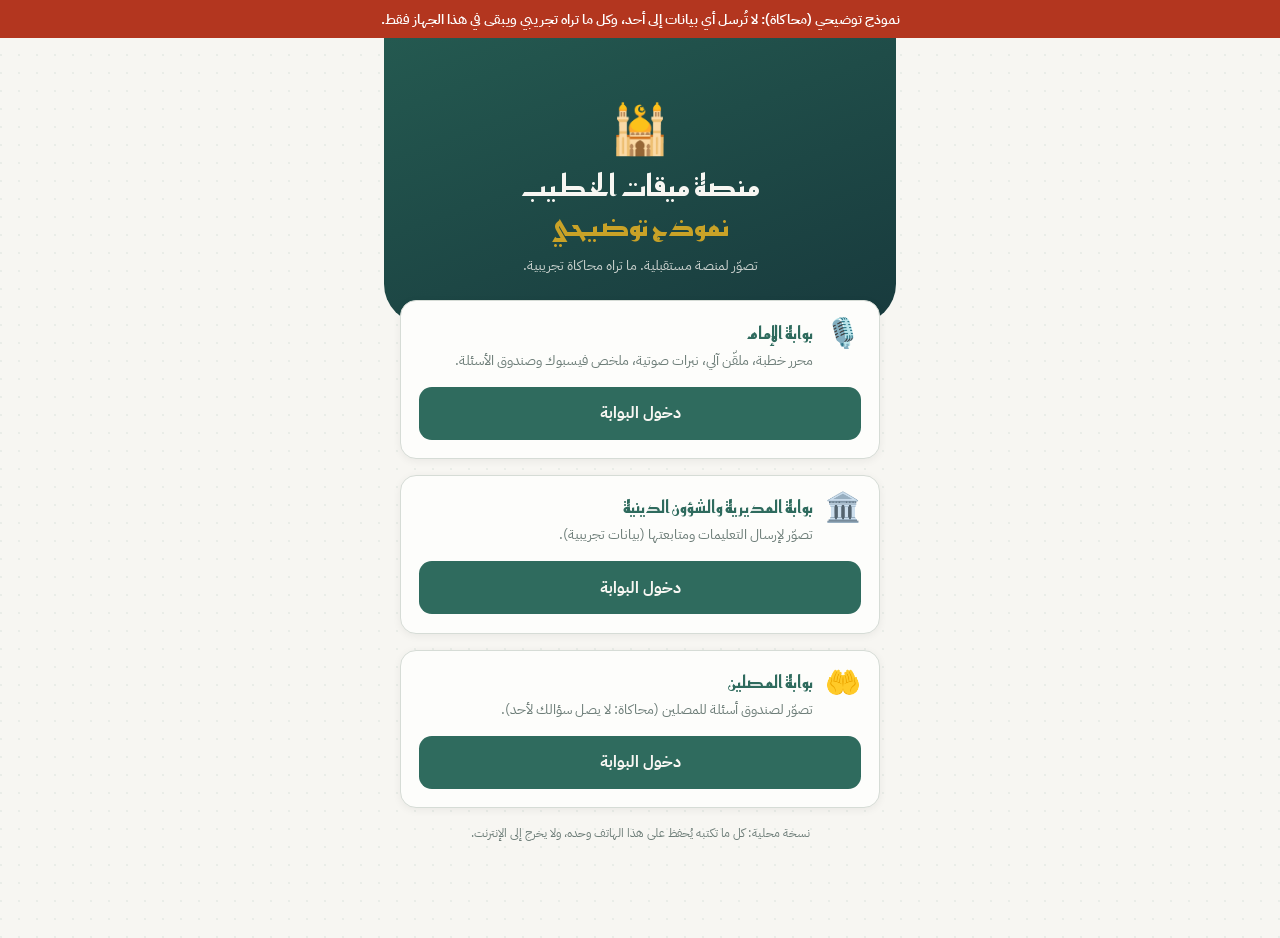
<file: demo.html>
<!doctype html>
<html lang="ar" dir="rtl">
<head>
<meta charset="utf-8">
<meta name="viewport" content="width=device-width, initial-scale=1, viewport-fit=cover">
<title>نموذج توضيحي: منصة ميقات الخطيب (محاكاة)</title>
<meta name="description" content="نموذج توضيحي لتصور منصة مستقبلية لخدمة الأئمة. البيانات فيه تجريبية وتبقى في جهازك.">
<link rel="preconnect" href="https://fonts.googleapis.com">
<link rel="preconnect" href="https://fonts.gstatic.com" crossorigin>
<link href="https://fonts.googleapis.com/css2?family=IBM+Plex+Sans+Arabic:wght@400;500;600;700&family=Reem+Kufi:wght@500;700&display=swap" rel="stylesheet">
<style>
:root{
  --radius:0.9rem;
  --background:#f7f6f2; --foreground:#1e2b28; --card:#fdfdfb; --card-foreground:#1e2b28;
  --primary:#2f6b5e; --primary-foreground:#f7f6f2; --secondary:#e6ece8; --secondary-foreground:#2b4741;
  --muted:#e9eae5; --muted-foreground:#6d7d78; --accent:#c9a227; --accent-foreground:#1e2b28;
  --destructive:#b3352b; --border:#d6dcd6; --input:#d6dcd6; --ring:#2f6b5e;
  --gold:#c9a227; --strong:#c0392b; --soft:#2f6bd8;
  --prompter:#131c1a; --prompter-foreground:#f2efe6;
  --gradient-hero:linear-gradient(160deg,#245950,#183a3d);
}
*{box-sizing:border-box;-webkit-tap-highlight-color:transparent}
html,body{margin:0;padding:0}
body{background:var(--background);color:var(--foreground);font-family:"IBM Plex Sans Arabic",system-ui,sans-serif;
  background-image:radial-gradient(circle at 1px 1px,rgba(47,107,94,.07) 1px,transparent 0);background-size:18px 18px}
h1,h2,h3{font-family:"Reem Kufi","IBM Plex Sans Arabic",serif;margin:0}
a{color:inherit;text-decoration:none}
.wrap{max-width:32rem;margin:0 auto;min-height:100vh;padding-bottom:2rem}
.hero{background:var(--gradient-hero);border-bottom-left-radius:2.5rem;border-bottom-right-radius:2.5rem;padding:3.5rem 1.5rem 3rem;text-align:center;color:var(--primary-foreground)}
.hero h1{font-size:1.85rem;line-height:1.35}
.hero p{margin:.6rem 0 0;font-size:.85rem;opacity:.8}
.gold{color:var(--gold)}
.dim{color:var(--muted-foreground)}
.portals{margin-top:-1.5rem;padding:0 1rem;display:flex;flex-direction:column;gap:1rem}
.card{background:var(--card);border:1px solid var(--border);border-radius:1rem;padding:1.15rem;box-shadow:0 2px 8px rgba(0,0,0,.06);margin:0 1rem 1rem}
.portals .card{margin:0}
.row{display:flex;gap:.75rem;align-items:flex-start}
.icon{font-size:1.8rem;line-height:1}
.card h2{font-size:1.1rem;color:var(--primary)}
.paid{display:inline-block;background:var(--gold);color:var(--accent-foreground);font-size:.7rem;font-weight:700;padding:.1rem .5rem;border-radius:99px;vertical-align:middle}
.ct{font-size:1.02rem;color:var(--primary);margin-bottom:.7rem}
.btn{display:block;width:100%;border:0;border-radius:.8rem;padding:.8rem;font:inherit;font-weight:700;text-align:center;cursor:pointer}
.btn.big{padding:.9rem;font-size:1rem}
.btn.primary{background:var(--primary);color:var(--primary-foreground)}
.btn.gold{background:var(--gold);color:var(--accent-foreground)}
.btn:active{transform:scale(.98)}
.field{width:100%;border:1px solid var(--border);background:#fff;border-radius:.8rem;padding:.75rem;font:inherit}
.field.bold{font-weight:700}
.mini{flex:1;background:var(--muted);border:0;border-radius:.8rem;padding:.5rem;font:inherit;font-size:.85rem;font-weight:700;cursor:pointer}
.row2{display:flex;gap:.5rem;margin:.6rem 0}
.row3{display:flex;gap:.5rem;margin-bottom:.6rem}
.outline-strong{flex:1;background:#fff;border:2px solid var(--strong);color:var(--strong);border-radius:.8rem;padding:.5rem;font:inherit;font-size:.85rem;font-weight:700;cursor:pointer}
.outline-soft{flex:1;background:#fff;border:2px solid var(--soft);color:var(--soft);border-radius:.8rem;padding:.5rem;font:inherit;font-size:.85rem;font-weight:700;cursor:pointer}
.outline-primary{width:100%;background:#fff;border:2px solid var(--primary);color:var(--primary);border-radius:.8rem;padding:.55rem;font:inherit;font-weight:700;cursor:pointer}
.editor{min-height:14rem;border:1px solid var(--border);background:#fff;border-radius:.8rem;padding:.75rem;font-size:1.1rem;line-height:2;outline:none}
.editor:focus{box-shadow:0 0 0 2px var(--ring)}
.between{display:flex;justify-content:space-between;align-items:center;gap:.5rem;margin-top:.5rem;font-size:.85rem;color:var(--muted-foreground)}
.num{width:3.2rem;border:1px solid var(--border);border-radius:.5rem;padding:.15rem;text-align:center;font:inherit;background:#fff}
.link{width:100%;background:none;border:0;color:var(--muted-foreground);font:inherit;font-size:.85rem;padding:.5rem 0;cursor:pointer}
.tone-strong{color:var(--strong);font-weight:800}
.tone-soft{color:var(--soft);font-style:italic;font-weight:600}
.bar{display:flex;align-items:center;justify-content:space-between;gap:.5rem;padding:.8rem 1rem;position:sticky;top:0;background:var(--background);z-index:5;border-bottom:1px solid var(--border)}
.bar b{color:var(--primary)}
.bar a{font-size:.85rem;background:var(--muted);border-radius:99px;padding:.35rem .8rem}
.scrollbox{max-height:16rem;overflow-y:auto;display:flex;flex-direction:column;gap:.5rem}
.dbox{border:1px solid var(--gold);background:var(--secondary);border-radius:.8rem;padding:.7rem;font-size:.85rem}
.qbox{border:1px solid var(--border);border-radius:.8rem;padding:.7rem}
.qbox.done{opacity:.5}
.qbox .meta{font-size:.72rem;color:var(--muted-foreground)}
.qbox p{margin:.35rem 0}
.qbox button{background:none;border:0;color:var(--primary);font:inherit;font-size:.85rem;font-weight:700;cursor:pointer;padding:0}
.tabs{display:flex;gap:.5rem;overflow-x:auto;padding-bottom:.4rem;margin:0 -0.25rem .8rem}
.tab{flex:0 0 auto;border:0;border-radius:99px;padding:.4rem .8rem;font:inherit;font-size:.85rem;background:var(--muted);cursor:pointer}
.tab.on{background:var(--primary);color:var(--primary-foreground)}
.stat{display:grid;grid-template-columns:repeat(3,1fr);gap:.5rem;text-align:center;margin:0 1rem 1rem}
.stat div{background:var(--card);border:1px solid var(--border);border-radius:1rem;padding:.7rem}
.stat b{display:block;font-size:1.4rem;color:var(--primary)}
.stat span{font-size:.72rem;color:var(--muted-foreground)}
.paidbar{display:flex;justify-content:space-between;align-items:center;margin:0 1rem 1rem;background:var(--gold);color:var(--accent-foreground);border-radius:1rem;padding:.7rem;font-size:.85rem;font-weight:700}
.bar-track{height:.7rem;background:var(--muted);border-radius:99px;overflow:hidden}
.bar-fill{height:100%;border-radius:99px}
.blabel{display:flex;justify-content:space-between;font-size:.72rem;margin-bottom:.15rem}
/* prompter */
.prompter{position:fixed;inset:0;z-index:50;background:var(--prompter);color:var(--prompter-foreground);display:flex;flex-direction:column}
.prompter .tone-strong{color:#e8776a}
.prompter .tone-soft{color:#7fa8f0}
.pbar{display:flex;align-items:center;justify-content:space-between;gap:.5rem;padding:.7rem}
.pbtn{background:rgba(242,239,230,.15);color:inherit;border:0;border-radius:.6rem;padding:.5rem .8rem;font:inherit;font-size:.85rem;cursor:pointer}
.pbtn.gold{background:var(--gold);color:var(--accent-foreground);font-weight:700}
.pc{text-align:center}
.pc b{font-family:monospace;font-size:1.4rem;color:var(--gold)}
.pc b.warn{color:#e8776a}
.pc small{display:block;font-size:.7rem;opacity:.8}
.psliders{display:grid;grid-template-columns:auto 1fr;align-items:center;gap:.3rem .6rem;padding:0 1rem;font-size:.85rem}
.psliders input[type=range]{width:100%}
.pfit{margin:.5rem 1rem 0;width:calc(100% - 2rem)}
.pscroll{flex:1;overflow-y:auto;padding:40vh 1.5rem;line-height:2.2;font-size:2rem}
.note{margin:1rem;font-size:.75rem;color:var(--muted-foreground);text-align:center}
ol.steps{margin:0;padding-right:1.2rem;font-size:.85rem;display:flex;flex-direction:column;gap:.5rem}
</style>
</head>
<body>
<div style="position:sticky;top:0;z-index:50;background:#b3361f;color:#fff;padding:calc(.5rem + env(safe-area-inset-top,0px)) 1rem .5rem;text-align:center;font-weight:600;font-size:.9rem">نموذج توضيحي (محاكاة): لا تُرسل أي بيانات إلى أحد، وكل ما تراه تجريبي ويبقى في هذا الجهاز فقط.</div>
<div id="app"></div>
<script>
const HUB="miqat_hub_v1", TK="miqat_tools_v1", EVT="miqat-hub-change";
const enc=o=>btoa(unescape(encodeURIComponent(JSON.stringify(o))));
const dec=s=>JSON.parse(decodeURIComponent(escape(atob(s))));
function seed(){const now=new Date().toISOString();return{
  questions:[{id:"s1",text:"هل تجوز صلاة تحية المسجد أثناء الخطبة؟",topic:"أحكام الصلاة",date:now,answered:false}],
  directives:[{id:"s1",title:"خطبة موحدة: فضل صلة الرحم",body:"يرجى من السادة الأئمة تخصيص خطبة هذه الجمعة لموضوع صلة الرحم مع عدم تجاوز 20 دقيقة.",date:now}],
  speech:null};}
function load(){try{const raw=localStorage.getItem(HUB);if(raw)return dec(raw)}catch(e){}const h=seed();try{localStorage.setItem(HUB,enc(h))}catch(e){}return h}
function write(p){const h={...load(),...p};try{localStorage.setItem(HUB,enc(h))}catch(e){}window.dispatchEvent(new Event(EVT))}
const getQuestions=()=>load().questions;
const saveQuestions=q=>write({questions:q});
const addQuestion=(t,tp)=>write({questions:[...load().questions,{id:Date.now().toString(),text:t,topic:tp,date:new Date().toISOString(),answered:false}]});
const getDirectives=()=>load().directives;
const addDirective=(t,b)=>write({directives:[{id:Date.now().toString(),title:t,body:b,date:new Date().toISOString()},...load().directives]});
const getSpeech=()=>load().speech;
const saveSpeech=s=>write({speech:s});
const defTools={library:[],duas:[],notes:"",points:"",checked:[],topic:"",minutes:15};
function getTools(){try{const r=localStorage.getItem(TK);if(r)return{...defTools,...dec(r)}}catch(e){}return{...defTools}}
function saveTools(p){try{localStorage.setItem(TK,enc({...getTools(),...p}))}catch(e){}}
function exportAll(){return JSON.stringify({hub:load(),tools:getTools()},null,2)}
function importAll(json){const d=JSON.parse(json);if(d.hub){localStorage.setItem(HUB,enc(d.hub));window.dispatchEvent(new Event(EVT))}if(d.tools)localStorage.setItem(TK,enc(d.tools))}
function subscribe(cb){const onS=e=>{if(e.key===HUB)cb()};window.addEventListener(EVT,cb);window.addEventListener("storage",onS);return()=>{window.removeEventListener(EVT,cb);window.removeEventListener("storage",onS)}}
const fmtTime=iso=>{try{return new Date(iso).toLocaleString("ar-DZ",{weekday:"long",hour:"2-digit",minute:"2-digit",day:"numeric",month:"short"})}catch(e){return iso}};
function summarize(text){const s=text.replace(/\s+/g," ").split(/(?<=[.!؟?،:])\s+/).map(x=>x.trim()).filter(x=>x.length>15);const p=s.slice(0,3).join(" ");return `🕌 ملخص خطبة الجمعة\n\n${p||text.slice(0,280)}\n\n📿 نسأل الله أن ينفعنا بما سمعنا.\n#خطبة_الجمعة #المسجد #الجزائر`}
const esc=s=>String(s).replace(/[&<>"]/g,c=>({"&":"&amp;","<":"&lt;",">":"&gt;",'"':"&quot;"}[c]));

const PORTALS=[
 {to:"/imam",icon:"🎙️",title:"بوابة الإمام",desc:"محرر خطبة، ملقّن آلي، نبرات صوتية، ملخص فيسبوك وصندوق الأسئلة."},
 {to:"/directorate",icon:"🏛️",title:"بوابة المديرية والشؤون الدينية",desc:"تصوّر لإرسال التعليمات ومتابعتها (بيانات تجريبية)."},
 {to:"/worshippers",icon:"🤲",title:"بوابة المصلين",desc:"تصوّر لصندوق أسئلة للمصلين (محاكاة: لا يصل سؤالك لأحد)."}
];
const TEMPLATES=[
 {cat:"العبادات",title:"المحافظة على الصلاة",axes:"مكانة الصلاة، أثرها في السلوك، وأسباب المحافظة عليها في وقتها.",refs:"البقرة: 238؛ العنكبوت: 45"},
 {cat:"الأسرة وصلة الرحم",title:"بر الوالدين",axes:"حق الوالدين، لين القول، والإحسان إليهما في حياتهما وبعد وفاتهما.",refs:"الإسراء: 23-24"},
 {cat:"الأخلاق",title:"حفظ اللسان",axes:"اجتناب الغيبة، وزن الكلمة، والكلام الطيب.",refs:"ق: 18؛ الحجرات: 12"},
 {cat:"الأخلاق",title:"الأمانة في حياة المسلم",axes:"الأمانة في العبادة والعمل والمال، وأثرها في الثقة بين الناس.",refs:"الأحزاب: 72؛ النساء: 58"},
 {cat:"الأسرة وصلة الرحم",title:"صلة الرحم",axes:"صور الصلة العملية، وإصلاح القطيعة بحكمة.",refs:"محمد: 22؛ النساء: 1"},
 {cat:"المواسم والمناسبات",title:"الاستعداد لرمضان",axes:"التوبة، تنظيم الوقت، والتهيؤ للعبادة.",refs:"البقرة: 183-185"}
];
const EID=[
 {title:"خطبة عيد الفطر",axes:"شكر الله على إتمام الصيام، زكاة الفطر، صلة الأرحام والتسامح، الثبات على الطاعة بعد رمضان."},
 {title:"خطبة عيد الأضحى",axes:"قصة إبراهيم عليه السلام والتضحية، أحكام الأضحية، التكافل مع الفقراء، أيام التشريق."}
];
const STEPS=[
 "اكتب خطبتك أو الصقها في المحرر، أو اختر نموذجًا من «المكتبة»، وحدّد المدة بالدقائق.",
 "أضف بأزرار «وقفة» و«دعاء» و«آية» علامات في مواضعها، ولوّن الكلمات بالنبرة القوية أو العاطفية.",
 "في «نقاط المديرية» اكتب النقاط المطلوبة، وضع علامة عند كل نقطة غطيتها.",
 "اضغط «تشغيل الملقّن»، ثم «اضبط السرعة على الوقت»، ثم «تشغيل».",
 "راقب «متقدم» أو «متأخر» في الأعلى، ويحمرّ المؤقت في آخر دقيقتين، ولمس النص يوقف التمرير.",
 "احفظ الخطبة في «ميقاتي» بعنوانها، وخذ نسخة احتياطية من حين لآخر."
];
const TABS=["📚 المكتبة","📋 نقاط المديرية","🤲 الأدعية","🗓️ ملاحظات","🌙 الأعياد","📖 المراجع","💾 نسخة احتياطية","❓ الاستعمال"];
const MOSQUES=[{name:"مسجد الأمير عبد القادر",min:18},{name:"مسجد كتشاوة",min:21},{name:"المسجد الأعظم",min:19},{name:"مسجد الفتح",min:27},{name:"مسجد النور",min:16},{name:"مسجد الرحمة",min:24}];
const LIMIT=20;
const SAMPLE="الحمد لله رب العالمين، والصلاة والسلام على أشرف المرسلين. أيها المؤمنون، إن صلة الرحم من أعظم القربات إلى الله تعالى، وقد قرنها الله بتقواه في كتابه العزيز. فمن وصل رحمه وصله الله، ومن قطعها قطعه الله. فلنبادر يا عباد الله إلى زيارة أقاربنا والسؤال عنهم، ولنصفح عمن أساء إلينا ابتغاء وجه الله.";

const app=document.getElementById("app");
let unsub=null;
function render(){
  if(unsub){unsub();unsub=null}
  document.querySelectorAll(".prompter").forEach(n=>n.remove());
  const r=(location.hash.replace(/^#/,"")||"/").split("?")[0];
  app.innerHTML="";
  if(r==="/imam")renderImam();
  else if(r==="/directorate")renderDirectorate();
  else if(r==="/worshippers")renderWorshippers();
  else renderHome();
  window.scrollTo(0,0);
}
window.addEventListener("hashchange",render);

function renderHome(){
  app.innerHTML=`<div class="wrap">
    <div class="hero"><div style="font-size:3rem">🕌</div>
      <h1>منصة ميقات الخطيب<br><span class="gold">نموذج توضيحي</span></h1>
      <p>تصوّر لمنصة مستقبلية. ما تراه محاكاة تجريبية.</p></div>
    <div class="portals">${PORTALS.map(p=>`
      <div class="card"><div class="row"><span class="icon">${p.icon}</span>
        <div><h2>${p.title} ${p.paid?'<span class="paid">مدفوع</span>':""}</h2>
        <p class="dim" style="margin:.25rem 0 0;font-size:.85rem">${p.desc}</p></div></div>
        <a class="btn primary big" style="margin-top:1rem" href="#${p.to}">دخول البوابة</a></div>`).join("")}</div>
    <p class="note">نسخة محلية: كل ما تكتبه يُحفظ على هذا الهاتف وحده، ولا يخرج إلى الإنترنت.</p>
  </div>`;
}

/* ---------------- IMAM ---------------- */
function renderImam(){
  const t=getTools();
  app.innerHTML=`<div class="wrap">
    <div class="bar"><a href="#/">🏠 الرئيسية</a><b>🎙️ بوابة الإمام</b></div>
    <div class="card"><h3 class="ct">📢 تعليمات المديرية المستلمة (<span id="dcount">0</span>)</h3><div id="dirs" class="scrollbox"></div></div>
    <div class="card"><h3 class="ct">✍️ محرر خطبة احترافي</h3>
      <input id="topic" class="field bold" placeholder="موضوع الجمعة" style="margin-bottom:.5rem">
      <div class="row3">
        <button class="mini" data-mark="⏸ وقفة|tone-soft">＋ وقفة</button>
        <button class="mini" data-mark="🤲 دعاء|tone-soft">＋ دعاء</button>
        <button class="mini" data-mark="﴿ آية ﴾|tone-strong">＋ آية</button></div>
      <div class="row2">
        <button id="toneS" class="outline-strong">نبرة قوية 🔴</button>
        <button id="toneB" class="outline-soft">نبرة عاطفية 🔵</button></div>
      <div id="editor" class="editor" contenteditable="true" spellcheck="false"></div>
      <div class="between"><span id="wc"></span>
        <label>المدة المستهدفة <input id="minutes" class="num" type="number" min="1" max="60" value="${t.minutes||15}"> د</label></div>
      <button id="newsp" class="link">＋ خطبة جديدة (تفريغ المحرر)</button>
      <button id="save" class="outline-primary" style="margin-top:.6rem">💾 حفظ الخطبة</button>
      <button id="run" class="btn primary big" style="margin-top:.6rem">⏱️ تشغيل الملقّن الآلي والمؤقت</button>
    </div>
    <div id="tools"></div>
    <div class="card"><h3 class="ct">🪄 تلخيص ونشر لفيسبوك</h3>
      <button id="sum" class="btn gold big">🪄 تلخيص ونشر لفيسبوك بالذكاء الاصطناعي</button>
      <div id="sumbox"></div></div>
    <div class="card"><h3 class="ct">📥 صندوق أسئلة المصلين (<span id="qnew">0</span> جديد)</h3><div id="qs"></div></div>
  </div>`;

  const editor=document.getElementById("editor");
  editor.innerHTML=getSpeech()??SAMPLE;
  document.getElementById("topic").value=t.topic||"";

  const doSave=()=>{saveSpeech(editor.innerHTML)};
  const count=()=>{const w=(editor.innerText||"").split(/\s+/).filter(Boolean).length;
    document.getElementById("wc").textContent=`${w} كلمة · ≈ ${Math.max(1,Math.round(w/110))} د إلقاء`};
  count();
  editor.addEventListener("input",count);
  editor.addEventListener("blur",doSave);

  const insertMark=(label,cls)=>{
    const sel=window.getSelection();
    const span=document.createElement("span");span.className=cls;span.textContent=` ${label} `;
    if(sel&&sel.rangeCount&&editor.contains(sel.getRangeAt(0).commonAncestorContainer)){
      const r=sel.getRangeAt(0);r.collapse(false);r.insertNode(span);
    }else editor.appendChild(span);
    doSave();count();
  };
  document.querySelectorAll("[data-mark]").forEach(b=>{
    b.addEventListener("mousedown",e=>e.preventDefault());
    b.addEventListener("click",()=>{const[l,c]=b.dataset.mark.split("|");insertMark(l,c)});
  });
  const tone=cls=>{
    const sel=window.getSelection();
    if(!sel||sel.rangeCount===0||sel.isCollapsed){alert("حدد كلمات من النص أولاً");return}
    const range=sel.getRangeAt(0);
    if(!editor.contains(range.commonAncestorContainer))return;
    const span=document.createElement("span");span.className=cls;
    span.appendChild(range.extractContents());range.insertNode(span);
    sel.removeAllRanges();doSave();count();
  };
  ["toneS","toneB"].forEach((id,i)=>{
    const b=document.getElementById(id);
    b.addEventListener("mousedown",e=>e.preventDefault());
    b.addEventListener("click",()=>tone(i===0?"tone-strong":"tone-soft"));
  });
  document.getElementById("topic").addEventListener("input",e=>saveTools({topic:e.target.value}));
  document.getElementById("minutes").addEventListener("input",e=>{
    const v=Math.max(1,+e.target.value||1);saveTools({minutes:v});
  });
  document.getElementById("newsp").addEventListener("click",()=>{
    if(confirm("تفريغ المحرر لخطبة جديدة؟")){editor.innerHTML="";document.getElementById("topic").value="";saveTools({topic:""});doSave();count()}
  });
  document.getElementById("save").addEventListener("click",()=>{
    doSave();const b=document.getElementById("save");b.textContent="💾 حفظ الخطبة · ✅ "+fmtTime(new Date().toISOString());
  });
  document.getElementById("run").addEventListener("click",()=>{doSave();openPrompter(editor.innerHTML,+document.getElementById("minutes").value||15)});
  document.getElementById("sum").addEventListener("click",()=>{
    const box=document.getElementById("sumbox");
    const txt=summarize(editor.innerText||"");
    box.innerHTML=`<textarea id="sumtxt" class="field" rows="7" style="margin-top:.7rem">${esc(txt)}</textarea>
      <button id="copy" class="btn primary" style="margin-top:.5rem">📋 نسخ بنقرة واحدة</button>`;
    document.getElementById("copy").addEventListener("click",ev=>{
      const ta=document.getElementById("sumtxt");
      navigator.clipboard.writeText(ta.value).then(()=>{ev.target.textContent="✅ تم النسخ"}).catch(()=>{ta.select();document.execCommand("copy");ev.target.textContent="✅ تم النسخ"});
    });
  });

  const useContent=(title,body)=>{
    if(title){editor.innerHTML=body;document.getElementById("topic").value=title;saveTools({topic:title})}
    else editor.innerHTML+=body;
    doSave();count();window.scrollTo({top:0,behavior:"smooth"});
  };
  const saveCurrent=()=>({title:document.getElementById("topic").value||"خطبة بدون عنوان",html:editor.innerHTML,minutes:+document.getElementById("minutes").value||15});
  renderTools(useContent,saveCurrent);

  const sync=()=>{
    const dirs=getDirectives(), qs=getQuestions();
    document.getElementById("dcount").textContent=dirs.length;
    document.getElementById("dirs").innerHTML=dirs.map(d=>`<div class="dbox"><b>${esc(d.title)}</b><p style="margin:.3rem 0">${esc(d.body)}</p><div class="meta" style="font-size:.72rem;color:var(--muted-foreground)">🕒 ${fmtTime(d.date)}</div></div>`).join("")||`<p class="dim" style="font-size:.85rem">لا توجد تعليمات بعد.</p>`;
    document.getElementById("qnew").textContent=qs.filter(q=>!q.answered).length;
    document.getElementById("qs").innerHTML=qs.length? [...qs].reverse().map(q=>`
      <div class="qbox ${q.answered?"done":""}" style="margin-bottom:.5rem">
        <div class="meta">${esc(q.topic)} · مجهول الهوية · 🕒 ${fmtTime(q.date)}</div>
        <p>${esc(q.text)}</p>
        <button data-q="${q.id}">${q.answered?"↩️ إعادة فتح":"✔️ تمت الإجابة في الدرس"}</button>
      </div>`).join("") : `<p class="dim" style="font-size:.85rem">لا توجد أسئلة بعد.</p>`;
    document.querySelectorAll("[data-q]").forEach(b=>b.addEventListener("click",()=>{
      const n=getQuestions().map(q=>q.id===b.dataset.q?{...q,answered:!q.answered}:q);
      saveQuestions(n);sync();
    }));
  };
  sync();
  unsub=subscribe(sync);
}

function renderTools(onUse,onSaveCurrent){
  const host=document.getElementById("tools");
  let tab=TABS[0],q="",cat="كل الموضوعات",msg="";
  const paint=()=>{
    const t=getTools();
    const points=t.points.split("\n").filter(l=>l.trim());
    const tpl=TEMPLATES.filter(x=>(cat==="كل الموضوعات"||x.cat===cat)&&(x.title+x.axes).includes(q));
    const mine=t.library.filter(x=>x.title.includes(q)||x.html.includes(q));
    let body="";
    if(tab==="📚 المكتبة"){
      body=`<button id="st" class="btn primary" style="width:100%">💾 حفظ الخطبة الحالية في المكتبة</button>
        ${msg?`<p style="text-align:center;font-size:.85rem;font-weight:700;color:var(--primary)">${msg}</p>`:""}
        <input id="sq" class="field" placeholder="🔍 ابحث في النماذج والخطب المحفوظة" style="margin-top:.6rem">
        <h3 class="ct" style="margin-top:.8rem;font-size:.9rem">ميقاتي: خطبي المحفوظة (${t.library.length})</h3>
        ${mine.length?mine.map(s=>`<div class="row" style="border:1px solid var(--border);border-radius:.8rem;padding:.7rem;margin-bottom:.5rem">
          <div style="flex:1"><b style="font-size:.85rem">${esc(s.title)}</b>
          <div class="meta" style="font-size:.72rem;color:var(--muted-foreground)">${s.minutes} د · ${fmtTime(s.date)}</div></div>
          <button data-open="${s.id}" style="background:none;border:0;color:var(--primary);font:inherit;font-size:.85rem;font-weight:700;cursor:pointer">فتح</button>
          <button data-del="${s.id}" style="background:none;border:0;color:var(--destructive);font:inherit;cursor:pointer">حذف</button></div>`).join("")
          :`<p class="dim" style="font-size:.85rem">لا توجد خطب محفوظة بعد.</p>`}
        <h3 class="ct" style="margin-top:.8rem;font-size:.9rem">نماذج خطب جاهزة للتطوير</h3>
        <select id="scat" class="field">${["كل الموضوعات","العبادات","الأخلاق","الأسرة وصلة الرحم","المواسم والمناسبات"].map(c=>`<option ${c===cat?"selected":""}>${c}</option>`).join("")}</select>
        ${tpl.map(x=>`<div style="border:1px solid var(--border);border-radius:.8rem;padding:.7rem;margin-top:.5rem;font-size:.85rem">
          <b>${x.title}</b><p class="dim" style="margin:.3rem 0">محاور: ${x.axes}</p>
          <p style="font-size:.72rem;margin:0">مراجع للاستدلال: ${x.refs}</p>
          <button data-tpl="${x.title}" style="background:none;border:0;color:var(--primary);font:inherit;font-weight:700;cursor:pointer;padding:0;margin-top:.4rem">استخدام النموذج في المحرر ←</button></div>`).join("")}`;
    } else if(tab==="📋 نقاط المديرية"){
      body=`<textarea id="sp" class="field" rows="4" placeholder="اكتب كل نقطة في سطر">${esc(t.points)}</textarea>
        ${points.map((p,i)=>`<label class="row" style="border:1px solid var(--border);border-radius:.8rem;padding:.5rem;margin-top:.5rem;font-size:.85rem">
          <input type="checkbox" data-pt="${i}" ${t.checked.includes(i)?"checked":""} style="width:1.2rem;height:1.2rem">
          <span class="${t.checked.includes(i)?"dim":""}" style="${t.checked.includes(i)?"text-decoration:line-through":""}">${esc(p)}</span></label>`).join("")}
        ${points.length?`<p class="dim" style="font-size:.72rem">غطيت ${t.checked.length} من ${points.length}</p>`:""}`;
    } else if(tab==="🤲 الأدعية"){
      body=`<p class="dim" style="font-size:.72rem">مساحة شخصية لأدعيتك، أضف المرجع إن وجد.</p>
        <textarea id="sd" class="field" rows="3" placeholder="دعاء أو ذكر مع مرجعه"></textarea>
        <button id="addd" class="btn primary" style="width:100%;margin-top:.5rem">حفظ في قائمتي</button>
        ${t.duas.map(d=>`<div class="row" style="border:1px solid var(--border);border-radius:.8rem;padding:.7rem;margin-top:.5rem;font-size:.85rem">
          <p style="flex:1;margin:0">${esc(d.text)}</p>
          <button data-ud="${d.id}" style="background:none;border:0;color:var(--primary);font:inherit;font-weight:700;cursor:pointer">＋ للخطبة</button>
          <button data-dd="${d.id}" style="background:none;border:0;color:var(--destructive);font:inherit;cursor:pointer">✕</button></div>`).join("")}`;
    } else if(tab==="🗓️ ملاحظات"){
      body=`<textarea id="sn" class="field" rows="8" placeholder="أفكار وموضوعات قادمة… تحفظ تلقائيًا">${esc(t.notes)}</textarea>`;
    } else if(tab==="🌙 الأعياد"){
      body=`<p class="dim" style="font-size:.72rem">محاور مقترحة للتطوير، وليست نصوصًا جاهزة. راجع الآيات والأحاديث من مصادرها.</p>
        ${EID.map(x=>`<div style="border:1px solid var(--border);border-radius:.8rem;padding:.7rem;margin-top:.5rem;font-size:.85rem">
          <b>${x.title}</b><p class="dim" style="margin:.3rem 0">${x.axes}</p>
          <button data-eid="${x.title}" style="background:none;border:0;color:var(--primary);font:inherit;font-weight:700;cursor:pointer;padding:0">استخدام في المحرر ←</button></div>`).join("")}`;
    } else if(tab==="📖 المراجع"){
      body=`<p style="font-size:.85rem">المكتبة الشاملة: مكتبة رقمية عربية للتحقق من نص أو نسبة قول إلى كتابه قبل ذكره على المنبر.</p>
        <a class="btn primary" style="width:100%" href="https://shamela.ws" target="_blank" rel="noreferrer">فتح المكتبة الشاملة ↗</a>
        <p class="dim" style="font-size:.72rem">تحقق من درجة الحديث من أهل العلم، وراجع طالب علم عند أي شك.</p>
        <button id="shr" class="outline-primary">📤 شارك التطبيق مع إمام</button>
        ${msg?`<p style="text-align:center;font-weight:700;color:var(--primary)">${msg}</p>`:""}`;
    } else if(tab==="💾 نسخة احتياطية"){
      body=`<p class="dim" style="font-size:.85rem">تحفظ خطبك وملاحظاتك وأدعيتك ونقاطك والأسئلة والتعليمات. احتفظ بها في مكان آمن ولا ترسلها لأحد.</p>
        <button id="dl" class="btn primary" style="width:100%;margin-top:.5rem">💾 تنزيل نسخة احتياطية شاملة</button>
        <label class="outline-primary" style="display:block;margin-top:.5rem;cursor:pointer">♻️ استرجاع نسخة
          <input id="up" type="file" accept="application/json" style="display:none"></label>
        ${msg?`<p style="text-align:center;font-weight:700;color:var(--primary)">${msg}</p>`:""}`;
    } else {
      body=`<ol class="steps">${STEPS.map(s=>`<li>${s}</li>`).join("")}</ol>`;
    }
    host.innerHTML=`<div class="card"><h3 class="ct">🧰 أدوات الخطيب</h3>
      <div class="tabs">${TABS.map(x=>`<button class="tab ${x===tab?"on":""}" data-tb="${x}">${x}</button>`).join("")}</div>${body}</div>`;

    host.querySelectorAll("[data-tb]").forEach(b=>b.addEventListener("click",()=>{tab=b.dataset.tb;msg="";paint()}));
    const up=p=>{saveTools(p);paint()};
    const qEl=host.querySelector("#sq"); if(qEl){qEl.value=q;qEl.addEventListener("input",e=>{q=e.target.value;paint()})}
    const cEl=host.querySelector("#scat"); if(cEl)cEl.addEventListener("change",e=>{cat=e.target.value;paint()});
    host.querySelectorAll("[data-open]").forEach(b=>b.addEventListener("click",()=>{const s=getTools().library.find(x=>x.id===b.dataset.open);if(s)onUse(s.title,s.html)}));
    host.querySelectorAll("[data-del]").forEach(b=>b.addEventListener("click",()=>up({library:getTools().library.filter(x=>x.id!==b.dataset.del)})));
    host.querySelectorAll("[data-tpl]").forEach(b=>b.addEventListener("click",()=>{const x=TEMPLATES.find(y=>y.title===b.dataset.tpl);onUse(x.title,`<b>${x.title}</b><br>محاور الخطبة: ${x.axes}<br>المراجع: ${x.refs}<br><br>`)}));
    host.querySelectorAll("[data-eid]").forEach(b=>b.addEventListener("click",()=>{const x=EID.find(y=>y.title===b.dataset.eid);onUse(x.title,`<b>${x.title}</b><br>المحاور: ${x.axes}<br><br>`)}));
    host.querySelectorAll("[data-ud]").forEach(b=>b.addEventListener("click",()=>{const d=getTools().duas.find(x=>x.id===b.dataset.ud);if(d)onUse("",`<br><span class="tone-soft">${d.text}</span>`)}));
    host.querySelectorAll("[data-dd]").forEach(b=>b.addEventListener("click",()=>up({duas:getTools().duas.filter(x=>x.id!==b.dataset.dd)})));
    host.querySelectorAll("[data-pt]").forEach(b=>b.addEventListener("change",()=>{const i=+b.dataset.pt;const c=getTools().checked;up({checked:c.includes(i)?c.filter(x=>x!==i):[...c,i]})}));
    const sp=host.querySelector("#sp"); if(sp)sp.addEventListener("input",e=>{saveTools({points:e.target.value,checked:[]});});
    const sn=host.querySelector("#sn"); if(sn)sn.addEventListener("input",e=>{saveTools({notes:e.target.value})});
    const st=host.querySelector("#st"); if(st)st.addEventListener("click",()=>{const c=onSaveCurrent();saveTools({library:[{id:Date.now().toString(),...c,date:new Date().toISOString()},...getTools().library]});msg="✅ حُفظت الخطبة في ميقاتي";paint()});
    const addd=host.querySelector("#addd"); if(addd)addd.addEventListener("click",()=>{const v=host.querySelector("#sd").value.trim();if(v){saveTools({duas:[{id:Date.now().toString(),text:v},...getTools().duas]});paint()}});
    const dl=host.querySelector("#dl"); if(dl)dl.addEventListener("click",()=>{
      const a=document.createElement("a");a.href=URL.createObjectURL(new Blob([exportAll()],{type:"application/json"}));
      a.download=`miqat-backup-${new Date().toISOString().slice(0,10)}.json`;a.click()});
    const upf=host.querySelector("#up"); if(upf)upf.addEventListener("change",async e=>{
      const f=e.target.files[0];if(!f)return;
      try{importAll(await f.text());msg="✅ تم الاسترجاع"}catch(err){msg="❌ الملف غير صالح"}paint()});
    const shr=host.querySelector("#shr"); if(shr)shr.addEventListener("click",async()=>{
      const url=location.href;
      if(navigator.share){try{await navigator.share({title:"منصة ميقات الخطيب",url})}catch(e){}}
      else{try{await navigator.clipboard.writeText(url);msg="✅ نُسخ الرابط"}catch(e){msg="انسخ العنوان من شريط المتصفح"}}paint()});
  };
  paint();
}

/* ---------------- PROMPTER ---------------- */
function openPrompter(html,minutes){
  const total=Math.max(60,minutes*60);
  let secs=0,playing=false,speed=2,font=32,acc=0;
  const ov=document.createElement("div");ov.className="prompter";
  ov.innerHTML=`<div class="pbar">
      <button id="pclose" class="pbtn">إغلاق ✕</button>
      <div class="pc"><b id="ptime">00:00</b><small id="ppace"></small></div>
      <button id="ptoggle" class="pbtn gold">تشغيل ▶</button></div>
    <div class="psliders"><span>السرعة</span><input id="pspeed" type="range" min="0.2" max="8" step="0.1" value="${speed}">
      <span>الخط</span><input id="pfont" type="range" min="20" max="56" value="${font}"></div>
    <button id="pfit" class="pbtn pfit">⏱️ اضبط السرعة على وقت الخطبة (${minutes} د)</button>
    <div id="pscroll" class="pscroll">${html||"<p>لا يوجد نص</p>"}</div>`;
  document.body.appendChild(ov);
  const sc=ov.querySelector("#pscroll"), tm=ov.querySelector("#ptime"), pc=ov.querySelector("#ppace");
  const mm=()=>`${String(Math.floor(secs/60)).padStart(2,"0")}:${String(secs%60).padStart(2,"0")}`;
  const upd=()=>{
    tm.textContent=mm();
    tm.className=total-secs<=120?"warn":"";
    const prog=sc.scrollHeight>sc.clientHeight?sc.scrollTop/(sc.scrollHeight-sc.clientHeight):0;
    const left=Math.max(0,total-secs);
    pc.textContent=(secs<5?"":prog-secs/total>0.03?"متقدم ⏩":secs/total-prog>0.03?"متأخر ⏪":"في الوقت ✓")+" · المتبقي "+Math.max(0,Math.ceil(left/60))+" د";
  };
  const t1=setInterval(()=>{if(!playing)return;secs++;upd()},1000);
  const t2=setInterval(()=>{if(!playing)return;acc+=speed;const n=Math.floor(acc);if(n){sc.scrollBy(0,n);acc-=n}upd()},50);
  ov.querySelector("#ptoggle").addEventListener("click",e=>{playing=!playing;e.target.textContent=playing?"إيقاف ⏸":"تشغيل ▶"});
  ov.querySelector("#pclose").addEventListener("click",()=>{clearInterval(t1);clearInterval(t2);ov.remove()});
  ov.querySelector("#pspeed").addEventListener("input",e=>speed=+e.target.value);
  ov.querySelector("#pfont").addEventListener("input",e=>{font=+e.target.value;sc.style.fontSize=font+"px"});
  ov.querySelector("#pfit").addEventListener("click",()=>{
    const left=sc.scrollHeight-sc.clientHeight-sc.scrollTop;
    speed=Math.max(0.2,left/(Math.max(total-secs,30)*20));
    ov.querySelector("#pspeed").value=speed;
  });
  sc.addEventListener("click",()=>{playing=false;ov.querySelector("#ptoggle").textContent="تشغيل ▶"});
  upd();
}

/* ---------------- DIRECTORATE ---------------- */
function renderDirectorate(){
  let ok2=false;
  const paint=()=>{
    const list=getDirectives();
    const ok=MOSQUES.filter(m=>m.min<=LIMIT).length;
    const pct=Math.round(ok/MOSQUES.length*100);
    app.innerHTML=`<div class="wrap">
      <div class="bar"><a href="#/">🏠 الرئيسية</a><b>🏛️ بوابة المديرية</b></div>
      <div class="paidbar"><span>⭐ بيانات تجريبية</span><span>ولاية تجريبية</span></div>
      <div class="stat">
        <div><b>${MOSQUES.length}</b><span>مسجد</span></div>
        <div><b>${pct}%</b><span>نسبة تجريبية</span></div>
        <div><b>${list.length}</b><span>تعليمة</span></div></div>
      <div class="card"><h3 class="ct">📊 مدة الخطب (الحد: ${LIMIT} دقيقة)</h3>
        ${MOSQUES.map(m=>`<div style="margin-bottom:.5rem"><div class="blabel"><span>${m.name}</span><span>${m.min} د</span></div>
          <div class="bar-track"><div class="bar-fill" style="width:${m.min/30*100}%;background:${m.min<=LIMIT?"var(--primary)":"var(--strong)"}"></div></div></div>`).join("")}</div>
      <div class="card"><h3 class="ct">📤 إرسال تعليمة / خطبة موحدة</h3>
        <input id="dt" class="field" placeholder="عنوان التعليمة" style="margin-bottom:.5rem">
        <textarea id="db" class="field" rows="4" placeholder="نص الخطبة أو التعليمة..."></textarea>
        <button id="ds" class="btn primary big" style="margin-top:.5rem">📨 إرسال التعليمة الرسمية</button>
        ${ok2?'<p style="margin-top:.5rem;text-align:center;font-size:.85rem;font-weight:700;color:var(--primary)">✅ نُشرت التعليمة وظهرت في حساب الإمام</p>':""}</div>
      <div class="card"><h3 class="ct">🗂️ التعليمات المرسلة</h3>
        ${list.length?list.map(d=>`<div style="border:1px solid var(--border);border-radius:.8rem;padding:.7rem;margin-bottom:.5rem"><b>${esc(d.title)}</b>
          <p class="dim" style="font-size:.85rem;margin:.3rem 0">${esc(d.body)}</p>
          <div class="meta" style="font-size:.72rem;color:var(--muted-foreground)">🕒 ${fmtTime(d.date)}</div></div>`).join("")
          :'<p class="dim" style="font-size:.85rem">لم تُرسل أي تعليمة بعد.</p>'}</div>
    </div>`;
    document.getElementById("ds").addEventListener("click",()=>{
      const t=document.getElementById("dt").value.trim(), b=document.getElementById("db").value.trim();
      if(!t||!b)return;
      addDirective(t,b);ok2=true;paint();
    });
  };
  paint();
  unsub=subscribe(paint);
}

/* ---------------- WORSHIPPERS ---------------- */
function renderWorshippers(){
  let sent=false;
  const paint=()=>{
    app.innerHTML=`<div class="wrap">
      <div class="bar"><a href="#/">🏠 الرئيسية</a><b>🤲 بوابة المصلين</b></div>
      <div class="card"><h3 class="ct">اسأل الإمام</h3>
        <p class="dim" style="font-size:.85rem;margin-top:0">🔒 سؤالك يصل للإمام دون اسمك أو أي معلومة عنك.</p>
        <select id="wt" class="field" style="margin-bottom:.5rem">${["خطبة اليوم","أحكام الصلاة","المعاملات","الأسرة","أخرى"].map(t=>`<option>${t}</option>`).join("")}</select>
        <textarea id="wx" class="field" rows="6" placeholder="اكتب سؤالك الفقهي هنا..." style="font-size:1.1rem"></textarea>
        <button id="ws" class="btn primary big" style="margin-top:.5rem">إرسال (محاكاة)</button>
        ${sent?'<p style="margin-top:.7rem;background:var(--secondary);border-radius:.8rem;padding:.7rem;text-align:center;font-weight:700;color:var(--primary)">✅ وصل سؤالك للإمام، جزاك الله خيرا</p>':""}</div>
    </div>`;
    document.getElementById("ws").addEventListener("click",()=>{
      const x=document.getElementById("wx");
      if(x.value.trim().length<5)return;
      addQuestion(x.value.trim(),document.getElementById("wt").value);
      x.value="";sent=true;paint();
    });
  };
  paint();
}

render();
</script>
</body>
</html>
</file>
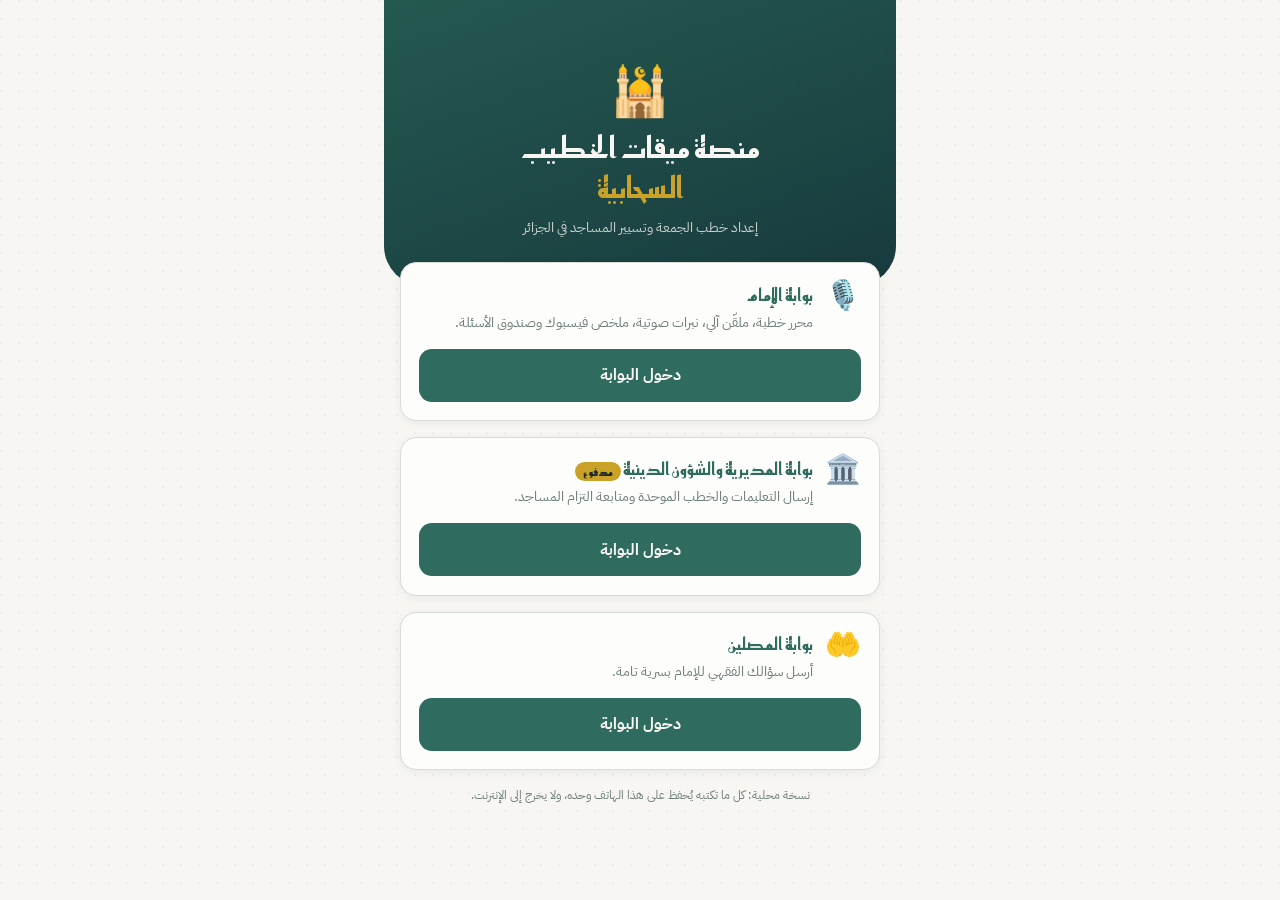
<file: mikat-platform (1).html>
<!doctype html>
<html lang="ar" dir="rtl">
<head>
<meta charset="utf-8">
<meta name="viewport" content="width=device-width, initial-scale=1, viewport-fit=cover">
<title>منصة ميقات الخطيب السحابية</title>
<meta name="description" content="منصة جزائرية لإعداد خطب الجمعة وتسيير المساجد: بوابة الإمام والمديرية والمصلين.">
<link rel="preconnect" href="https://fonts.googleapis.com">
<link rel="preconnect" href="https://fonts.gstatic.com" crossorigin>
<link href="https://fonts.googleapis.com/css2?family=IBM+Plex+Sans+Arabic:wght@400;500;600;700&family=Reem+Kufi:wght@500;700&display=swap" rel="stylesheet">
<style>
:root{
  --radius:0.9rem;
  --background:#f7f6f2; --foreground:#1e2b28; --card:#fdfdfb; --card-foreground:#1e2b28;
  --primary:#2f6b5e; --primary-foreground:#f7f6f2; --secondary:#e6ece8; --secondary-foreground:#2b4741;
  --muted:#e9eae5; --muted-foreground:#6d7d78; --accent:#c9a227; --accent-foreground:#1e2b28;
  --destructive:#b3352b; --border:#d6dcd6; --input:#d6dcd6; --ring:#2f6b5e;
  --gold:#c9a227; --strong:#c0392b; --soft:#2f6bd8;
  --prompter:#131c1a; --prompter-foreground:#f2efe6;
  --gradient-hero:linear-gradient(160deg,#245950,#183a3d);
}
*{box-sizing:border-box;-webkit-tap-highlight-color:transparent}
html,body{margin:0;padding:0}
body{background:var(--background);color:var(--foreground);font-family:"IBM Plex Sans Arabic",system-ui,sans-serif;
  background-image:radial-gradient(circle at 1px 1px,rgba(47,107,94,.07) 1px,transparent 0);background-size:18px 18px}
h1,h2,h3{font-family:"Reem Kufi","IBM Plex Sans Arabic",serif;margin:0}
a{color:inherit;text-decoration:none}
.wrap{max-width:32rem;margin:0 auto;min-height:100vh;padding-bottom:2rem}
.hero{background:var(--gradient-hero);border-bottom-left-radius:2.5rem;border-bottom-right-radius:2.5rem;padding:3.5rem 1.5rem 3rem;text-align:center;color:var(--primary-foreground)}
.hero h1{font-size:1.85rem;line-height:1.35}
.hero p{margin:.6rem 0 0;font-size:.85rem;opacity:.8}
.gold{color:var(--gold)}
.dim{color:var(--muted-foreground)}
.portals{margin-top:-1.5rem;padding:0 1rem;display:flex;flex-direction:column;gap:1rem}
.card{background:var(--card);border:1px solid var(--border);border-radius:1rem;padding:1.15rem;box-shadow:0 2px 8px rgba(0,0,0,.06);margin:0 1rem 1rem}
.portals .card{margin:0}
.row{display:flex;gap:.75rem;align-items:flex-start}
.icon{font-size:1.8rem;line-height:1}
.card h2{font-size:1.1rem;color:var(--primary)}
.paid{display:inline-block;background:var(--gold);color:var(--accent-foreground);font-size:.7rem;font-weight:700;padding:.1rem .5rem;border-radius:99px;vertical-align:middle}
.ct{font-size:1.02rem;color:var(--primary);margin-bottom:.7rem}
.btn{display:block;width:100%;border:0;border-radius:.8rem;padding:.8rem;font:inherit;font-weight:700;text-align:center;cursor:pointer}
.btn.big{padding:.9rem;font-size:1rem}
.btn.primary{background:var(--primary);color:var(--primary-foreground)}
.btn.gold{background:var(--gold);color:var(--accent-foreground)}
.btn:active{transform:scale(.98)}
.field{width:100%;border:1px solid var(--border);background:#fff;border-radius:.8rem;padding:.75rem;font:inherit}
.field.bold{font-weight:700}
.mini{flex:1;background:var(--muted);border:0;border-radius:.8rem;padding:.5rem;font:inherit;font-size:.85rem;font-weight:700;cursor:pointer}
.row2{display:flex;gap:.5rem;margin:.6rem 0}
.row3{display:flex;gap:.5rem;margin-bottom:.6rem}
.outline-strong{flex:1;background:#fff;border:2px solid var(--strong);color:var(--strong);border-radius:.8rem;padding:.5rem;font:inherit;font-size:.85rem;font-weight:700;cursor:pointer}
.outline-soft{flex:1;background:#fff;border:2px solid var(--soft);color:var(--soft);border-radius:.8rem;padding:.5rem;font:inherit;font-size:.85rem;font-weight:700;cursor:pointer}
.outline-primary{width:100%;background:#fff;border:2px solid var(--primary);color:var(--primary);border-radius:.8rem;padding:.55rem;font:inherit;font-weight:700;cursor:pointer}
.editor{min-height:14rem;border:1px solid var(--border);background:#fff;border-radius:.8rem;padding:.75rem;font-size:1.1rem;line-height:2;outline:none}
.editor:focus{box-shadow:0 0 0 2px var(--ring)}
.between{display:flex;justify-content:space-between;align-items:center;gap:.5rem;margin-top:.5rem;font-size:.85rem;color:var(--muted-foreground)}
.num{width:3.2rem;border:1px solid var(--border);border-radius:.5rem;padding:.15rem;text-align:center;font:inherit;background:#fff}
.link{width:100%;background:none;border:0;color:var(--muted-foreground);font:inherit;font-size:.85rem;padding:.5rem 0;cursor:pointer}
.tone-strong{color:var(--strong);font-weight:800}
.tone-soft{color:var(--soft);font-style:italic;font-weight:600}
.bar{display:flex;align-items:center;justify-content:space-between;gap:.5rem;padding:.8rem 1rem;position:sticky;top:0;background:var(--background);z-index:5;border-bottom:1px solid var(--border)}
.bar b{color:var(--primary)}
.bar a{font-size:.85rem;background:var(--muted);border-radius:99px;padding:.35rem .8rem}
.scrollbox{max-height:16rem;overflow-y:auto;display:flex;flex-direction:column;gap:.5rem}
.dbox{border:1px solid var(--gold);background:var(--secondary);border-radius:.8rem;padding:.7rem;font-size:.85rem}
.qbox{border:1px solid var(--border);border-radius:.8rem;padding:.7rem}
.qbox.done{opacity:.5}
.qbox .meta{font-size:.72rem;color:var(--muted-foreground)}
.qbox p{margin:.35rem 0}
.qbox button{background:none;border:0;color:var(--primary);font:inherit;font-size:.85rem;font-weight:700;cursor:pointer;padding:0}
.tabs{display:flex;gap:.5rem;overflow-x:auto;padding-bottom:.4rem;margin:0 -0.25rem .8rem}
.tab{flex:0 0 auto;border:0;border-radius:99px;padding:.4rem .8rem;font:inherit;font-size:.85rem;background:var(--muted);cursor:pointer}
.tab.on{background:var(--primary);color:var(--primary-foreground)}
.stat{display:grid;grid-template-columns:repeat(3,1fr);gap:.5rem;text-align:center;margin:0 1rem 1rem}
.stat div{background:var(--card);border:1px solid var(--border);border-radius:1rem;padding:.7rem}
.stat b{display:block;font-size:1.4rem;color:var(--primary)}
.stat span{font-size:.72rem;color:var(--muted-foreground)}
.paidbar{display:flex;justify-content:space-between;align-items:center;margin:0 1rem 1rem;background:var(--gold);color:var(--accent-foreground);border-radius:1rem;padding:.7rem;font-size:.85rem;font-weight:700}
.bar-track{height:.7rem;background:var(--muted);border-radius:99px;overflow:hidden}
.bar-fill{height:100%;border-radius:99px}
.blabel{display:flex;justify-content:space-between;font-size:.72rem;margin-bottom:.15rem}
/* prompter */
.prompter{position:fixed;inset:0;z-index:50;background:var(--prompter);color:var(--prompter-foreground);display:flex;flex-direction:column}
.prompter .tone-strong{color:#e8776a}
.prompter .tone-soft{color:#7fa8f0}
.pbar{display:flex;align-items:center;justify-content:space-between;gap:.5rem;padding:.7rem}
.pbtn{background:rgba(242,239,230,.15);color:inherit;border:0;border-radius:.6rem;padding:.5rem .8rem;font:inherit;font-size:.85rem;cursor:pointer}
.pbtn.gold{background:var(--gold);color:var(--accent-foreground);font-weight:700}
.pc{text-align:center}
.pc b{font-family:monospace;font-size:1.4rem;color:var(--gold)}
.pc b.warn{color:#e8776a}
.pc small{display:block;font-size:.7rem;opacity:.8}
.psliders{display:grid;grid-template-columns:auto 1fr;align-items:center;gap:.3rem .6rem;padding:0 1rem;font-size:.85rem}
.psliders input[type=range]{width:100%}
.pfit{margin:.5rem 1rem 0;width:calc(100% - 2rem)}
.pscroll{flex:1;overflow-y:auto;padding:40vh 1.5rem;line-height:2.2;font-size:2rem}
.note{margin:1rem;font-size:.75rem;color:var(--muted-foreground);text-align:center}
ol.steps{margin:0;padding-right:1.2rem;font-size:.85rem;display:flex;flex-direction:column;gap:.5rem}
</style>
</head>
<body>
<div id="app"></div>
<script>
const HUB="miqat_hub_v1", TK="miqat_tools_v1", EVT="miqat-hub-change";
const enc=o=>btoa(unescape(encodeURIComponent(JSON.stringify(o))));
const dec=s=>JSON.parse(decodeURIComponent(escape(atob(s))));
function seed(){const now=new Date().toISOString();return{
  questions:[{id:"s1",text:"هل تجوز صلاة تحية المسجد أثناء الخطبة؟",topic:"أحكام الصلاة",date:now,answered:false}],
  directives:[{id:"s1",title:"خطبة موحدة: فضل صلة الرحم",body:"يرجى من السادة الأئمة تخصيص خطبة هذه الجمعة لموضوع صلة الرحم مع عدم تجاوز 20 دقيقة.",date:now}],
  speech:null};}
function load(){try{const raw=localStorage.getItem(HUB);if(raw)return dec(raw)}catch(e){}const h=seed();try{localStorage.setItem(HUB,enc(h))}catch(e){}return h}
function write(p){const h={...load(),...p};try{localStorage.setItem(HUB,enc(h))}catch(e){}window.dispatchEvent(new Event(EVT))}
const getQuestions=()=>load().questions;
const saveQuestions=q=>write({questions:q});
const addQuestion=(t,tp)=>write({questions:[...load().questions,{id:Date.now().toString(),text:t,topic:tp,date:new Date().toISOString(),answered:false}]});
const getDirectives=()=>load().directives;
const addDirective=(t,b)=>write({directives:[{id:Date.now().toString(),title:t,body:b,date:new Date().toISOString()},...load().directives]});
const getSpeech=()=>load().speech;
const saveSpeech=s=>write({speech:s});
const defTools={library:[],duas:[],notes:"",points:"",checked:[],topic:"",minutes:15};
function getTools(){try{const r=localStorage.getItem(TK);if(r)return{...defTools,...dec(r)}}catch(e){}return{...defTools}}
function saveTools(p){try{localStorage.setItem(TK,enc({...getTools(),...p}))}catch(e){}}
function exportAll(){return JSON.stringify({hub:load(),tools:getTools()},null,2)}
function importAll(json){const d=JSON.parse(json);if(d.hub){localStorage.setItem(HUB,enc(d.hub));window.dispatchEvent(new Event(EVT))}if(d.tools)localStorage.setItem(TK,enc(d.tools))}
function subscribe(cb){const onS=e=>{if(e.key===HUB)cb()};window.addEventListener(EVT,cb);window.addEventListener("storage",onS);return()=>{window.removeEventListener(EVT,cb);window.removeEventListener("storage",onS)}}
const fmtTime=iso=>{try{return new Date(iso).toLocaleString("ar-DZ",{weekday:"long",hour:"2-digit",minute:"2-digit",day:"numeric",month:"short"})}catch(e){return iso}};
function summarize(text){const s=text.replace(/\s+/g," ").split(/(?<=[.!؟?،:])\s+/).map(x=>x.trim()).filter(x=>x.length>15);const p=s.slice(0,3).join(" ");return `🕌 ملخص خطبة الجمعة\n\n${p||text.slice(0,280)}\n\n📿 نسأل الله أن ينفعنا بما سمعنا.\n#خطبة_الجمعة #المسجد #الجزائر`}
const esc=s=>String(s).replace(/[&<>"]/g,c=>({"&":"&amp;","<":"&lt;",">":"&gt;",'"':"&quot;"}[c]));

const PORTALS=[
 {to:"/imam",icon:"🎙️",title:"بوابة الإمام",desc:"محرر خطبة، ملقّن آلي، نبرات صوتية، ملخص فيسبوك وصندوق الأسئلة."},
 {to:"/directorate",icon:"🏛️",title:"بوابة المديرية والشؤون الدينية",desc:"إرسال التعليمات والخطب الموحدة ومتابعة التزام المساجد.",paid:true},
 {to:"/worshippers",icon:"🤲",title:"بوابة المصلين",desc:"أرسل سؤالك الفقهي للإمام بسرية تامة."}
];
const TEMPLATES=[
 {cat:"العبادات",title:"المحافظة على الصلاة",axes:"مكانة الصلاة، أثرها في السلوك، وأسباب المحافظة عليها في وقتها.",refs:"البقرة: 238؛ العنكبوت: 45"},
 {cat:"الأسرة وصلة الرحم",title:"بر الوالدين",axes:"حق الوالدين، لين القول، والإحسان إليهما في حياتهما وبعد وفاتهما.",refs:"الإسراء: 23-24"},
 {cat:"الأخلاق",title:"حفظ اللسان",axes:"اجتناب الغيبة، وزن الكلمة، والكلام الطيب.",refs:"ق: 18؛ الحجرات: 12"},
 {cat:"الأخلاق",title:"الأمانة في حياة المسلم",axes:"الأمانة في العبادة والعمل والمال، وأثرها في الثقة بين الناس.",refs:"الأحزاب: 72؛ النساء: 58"},
 {cat:"الأسرة وصلة الرحم",title:"صلة الرحم",axes:"صور الصلة العملية، وإصلاح القطيعة بحكمة.",refs:"محمد: 22؛ النساء: 1"},
 {cat:"المواسم والمناسبات",title:"الاستعداد لرمضان",axes:"التوبة، تنظيم الوقت، والتهيؤ للعبادة.",refs:"البقرة: 183-185"}
];
const EID=[
 {title:"خطبة عيد الفطر",axes:"شكر الله على إتمام الصيام، زكاة الفطر، صلة الأرحام والتسامح، الثبات على الطاعة بعد رمضان."},
 {title:"خطبة عيد الأضحى",axes:"قصة إبراهيم عليه السلام والتضحية، أحكام الأضحية، التكافل مع الفقراء، أيام التشريق."}
];
const STEPS=[
 "اكتب خطبتك أو الصقها في المحرر، أو اختر نموذجًا من «المكتبة»، وحدّد المدة بالدقائق.",
 "أضف بأزرار «وقفة» و«دعاء» و«آية» علامات في مواضعها، ولوّن الكلمات بالنبرة القوية أو العاطفية.",
 "في «نقاط المديرية» اكتب النقاط المطلوبة، وضع علامة عند كل نقطة غطيتها.",
 "اضغط «تشغيل الملقّن»، ثم «اضبط السرعة على الوقت»، ثم «تشغيل».",
 "راقب «متقدم» أو «متأخر» في الأعلى، ويحمرّ المؤقت في آخر دقيقتين، ولمس النص يوقف التمرير.",
 "احفظ الخطبة في «ميقاتي» بعنوانها، وخذ نسخة احتياطية من حين لآخر."
];
const TABS=["📚 المكتبة","📋 نقاط المديرية","🤲 الأدعية","🗓️ ملاحظات","🌙 الأعياد","📖 المراجع","💾 نسخة احتياطية","❓ الاستعمال"];
const MOSQUES=[{name:"مسجد الأمير عبد القادر",min:18},{name:"مسجد كتشاوة",min:21},{name:"المسجد الأعظم",min:19},{name:"مسجد الفتح",min:27},{name:"مسجد النور",min:16},{name:"مسجد الرحمة",min:24}];
const LIMIT=20;
const SAMPLE="الحمد لله رب العالمين، والصلاة والسلام على أشرف المرسلين. أيها المؤمنون، إن صلة الرحم من أعظم القربات إلى الله تعالى، وقد قرنها الله بتقواه في كتابه العزيز. فمن وصل رحمه وصله الله، ومن قطعها قطعه الله. فلنبادر يا عباد الله إلى زيارة أقاربنا والسؤال عنهم، ولنصفح عمن أساء إلينا ابتغاء وجه الله.";

const app=document.getElementById("app");
let unsub=null;
function render(){
  if(unsub){unsub();unsub=null}
  document.querySelectorAll(".prompter").forEach(n=>n.remove());
  const r=(location.hash.replace(/^#/,"")||"/").split("?")[0];
  app.innerHTML="";
  if(r==="/imam")renderImam();
  else if(r==="/directorate")renderDirectorate();
  else if(r==="/worshippers")renderWorshippers();
  else renderHome();
  window.scrollTo(0,0);
}
window.addEventListener("hashchange",render);

function renderHome(){
  app.innerHTML=`<div class="wrap">
    <div class="hero"><div style="font-size:3rem">🕌</div>
      <h1>منصة ميقات الخطيب<br><span class="gold">السحابية</span></h1>
      <p>إعداد خطب الجمعة وتسيير المساجد في الجزائر</p></div>
    <div class="portals">${PORTALS.map(p=>`
      <div class="card"><div class="row"><span class="icon">${p.icon}</span>
        <div><h2>${p.title} ${p.paid?'<span class="paid">مدفوع</span>':""}</h2>
        <p class="dim" style="margin:.25rem 0 0;font-size:.85rem">${p.desc}</p></div></div>
        <a class="btn primary big" style="margin-top:1rem" href="#${p.to}">دخول البوابة</a></div>`).join("")}</div>
    <p class="note">نسخة محلية: كل ما تكتبه يُحفظ على هذا الهاتف وحده، ولا يخرج إلى الإنترنت.</p>
  </div>`;
}

/* ---------------- IMAM ---------------- */
function renderImam(){
  const t=getTools();
  app.innerHTML=`<div class="wrap">
    <div class="bar"><a href="#/">🏠 الرئيسية</a><b>🎙️ بوابة الإمام</b></div>
    <div class="card"><h3 class="ct">📢 تعليمات المديرية المستلمة (<span id="dcount">0</span>)</h3><div id="dirs" class="scrollbox"></div></div>
    <div class="card"><h3 class="ct">✍️ محرر خطبة احترافي</h3>
      <input id="topic" class="field bold" placeholder="موضوع الجمعة" style="margin-bottom:.5rem">
      <div class="row3">
        <button class="mini" data-mark="⏸ وقفة|tone-soft">＋ وقفة</button>
        <button class="mini" data-mark="🤲 دعاء|tone-soft">＋ دعاء</button>
        <button class="mini" data-mark="﴿ آية ﴾|tone-strong">＋ آية</button></div>
      <div class="row2">
        <button id="toneS" class="outline-strong">نبرة قوية 🔴</button>
        <button id="toneB" class="outline-soft">نبرة عاطفية 🔵</button></div>
      <div id="editor" class="editor" contenteditable="true" spellcheck="false"></div>
      <div class="between"><span id="wc"></span>
        <label>المدة المستهدفة <input id="minutes" class="num" type="number" min="1" max="60" value="${t.minutes||15}"> د</label></div>
      <button id="newsp" class="link">＋ خطبة جديدة (تفريغ المحرر)</button>
      <button id="save" class="outline-primary" style="margin-top:.6rem">💾 حفظ الخطبة</button>
      <button id="run" class="btn primary big" style="margin-top:.6rem">⏱️ تشغيل الملقّن الآلي والمؤقت</button>
    </div>
    <div id="tools"></div>
    <div class="card"><h3 class="ct">🪄 تلخيص ونشر لفيسبوك</h3>
      <button id="sum" class="btn gold big">🪄 تلخيص ونشر لفيسبوك بالذكاء الاصطناعي</button>
      <div id="sumbox"></div></div>
    <div class="card"><h3 class="ct">📥 صندوق أسئلة المصلين (<span id="qnew">0</span> جديد)</h3><div id="qs"></div></div>
  </div>`;

  const editor=document.getElementById("editor");
  editor.innerHTML=getSpeech()??SAMPLE;
  document.getElementById("topic").value=t.topic||"";

  const doSave=()=>{saveSpeech(editor.innerHTML)};
  const count=()=>{const w=(editor.innerText||"").split(/\s+/).filter(Boolean).length;
    document.getElementById("wc").textContent=`${w} كلمة · ≈ ${Math.max(1,Math.round(w/110))} د إلقاء`};
  count();
  editor.addEventListener("input",count);
  editor.addEventListener("blur",doSave);

  const insertMark=(label,cls)=>{
    const sel=window.getSelection();
    const span=document.createElement("span");span.className=cls;span.textContent=` ${label} `;
    if(sel&&sel.rangeCount&&editor.contains(sel.getRangeAt(0).commonAncestorContainer)){
      const r=sel.getRangeAt(0);r.collapse(false);r.insertNode(span);
    }else editor.appendChild(span);
    doSave();count();
  };
  document.querySelectorAll("[data-mark]").forEach(b=>{
    b.addEventListener("mousedown",e=>e.preventDefault());
    b.addEventListener("click",()=>{const[l,c]=b.dataset.mark.split("|");insertMark(l,c)});
  });
  const tone=cls=>{
    const sel=window.getSelection();
    if(!sel||sel.rangeCount===0||sel.isCollapsed){alert("حدد كلمات من النص أولاً");return}
    const range=sel.getRangeAt(0);
    if(!editor.contains(range.commonAncestorContainer))return;
    const span=document.createElement("span");span.className=cls;
    span.appendChild(range.extractContents());range.insertNode(span);
    sel.removeAllRanges();doSave();count();
  };
  ["toneS","toneB"].forEach((id,i)=>{
    const b=document.getElementById(id);
    b.addEventListener("mousedown",e=>e.preventDefault());
    b.addEventListener("click",()=>tone(i===0?"tone-strong":"tone-soft"));
  });
  document.getElementById("topic").addEventListener("input",e=>saveTools({topic:e.target.value}));
  document.getElementById("minutes").addEventListener("input",e=>{
    const v=Math.max(1,+e.target.value||1);saveTools({minutes:v});
  });
  document.getElementById("newsp").addEventListener("click",()=>{
    if(confirm("تفريغ المحرر لخطبة جديدة؟")){editor.innerHTML="";document.getElementById("topic").value="";saveTools({topic:""});doSave();count()}
  });
  document.getElementById("save").addEventListener("click",()=>{
    doSave();const b=document.getElementById("save");b.textContent="💾 حفظ الخطبة · ✅ "+fmtTime(new Date().toISOString());
  });
  document.getElementById("run").addEventListener("click",()=>{doSave();openPrompter(editor.innerHTML,+document.getElementById("minutes").value||15)});
  document.getElementById("sum").addEventListener("click",()=>{
    const box=document.getElementById("sumbox");
    const txt=summarize(editor.innerText||"");
    box.innerHTML=`<textarea id="sumtxt" class="field" rows="7" style="margin-top:.7rem">${esc(txt)}</textarea>
      <button id="copy" class="btn primary" style="margin-top:.5rem">📋 نسخ بنقرة واحدة</button>`;
    document.getElementById("copy").addEventListener("click",ev=>{
      const ta=document.getElementById("sumtxt");
      navigator.clipboard.writeText(ta.value).then(()=>{ev.target.textContent="✅ تم النسخ"}).catch(()=>{ta.select();document.execCommand("copy");ev.target.textContent="✅ تم النسخ"});
    });
  });

  const useContent=(title,body)=>{
    if(title){editor.innerHTML=body;document.getElementById("topic").value=title;saveTools({topic:title})}
    else editor.innerHTML+=body;
    doSave();count();window.scrollTo({top:0,behavior:"smooth"});
  };
  const saveCurrent=()=>({title:document.getElementById("topic").value||"خطبة بدون عنوان",html:editor.innerHTML,minutes:+document.getElementById("minutes").value||15});
  renderTools(useContent,saveCurrent);

  const sync=()=>{
    const dirs=getDirectives(), qs=getQuestions();
    document.getElementById("dcount").textContent=dirs.length;
    document.getElementById("dirs").innerHTML=dirs.map(d=>`<div class="dbox"><b>${esc(d.title)}</b><p style="margin:.3rem 0">${esc(d.body)}</p><div class="meta" style="font-size:.72rem;color:var(--muted-foreground)">🕒 ${fmtTime(d.date)}</div></div>`).join("")||`<p class="dim" style="font-size:.85rem">لا توجد تعليمات بعد.</p>`;
    document.getElementById("qnew").textContent=qs.filter(q=>!q.answered).length;
    document.getElementById("qs").innerHTML=qs.length? [...qs].reverse().map(q=>`
      <div class="qbox ${q.answered?"done":""}" style="margin-bottom:.5rem">
        <div class="meta">${esc(q.topic)} · مجهول الهوية · 🕒 ${fmtTime(q.date)}</div>
        <p>${esc(q.text)}</p>
        <button data-q="${q.id}">${q.answered?"↩️ إعادة فتح":"✔️ تمت الإجابة في الدرس"}</button>
      </div>`).join("") : `<p class="dim" style="font-size:.85rem">لا توجد أسئلة بعد.</p>`;
    document.querySelectorAll("[data-q]").forEach(b=>b.addEventListener("click",()=>{
      const n=getQuestions().map(q=>q.id===b.dataset.q?{...q,answered:!q.answered}:q);
      saveQuestions(n);sync();
    }));
  };
  sync();
  unsub=subscribe(sync);
}

function renderTools(onUse,onSaveCurrent){
  const host=document.getElementById("tools");
  let tab=TABS[0],q="",cat="كل الموضوعات",msg="";
  const paint=()=>{
    const t=getTools();
    const points=t.points.split("\n").filter(l=>l.trim());
    const tpl=TEMPLATES.filter(x=>(cat==="كل الموضوعات"||x.cat===cat)&&(x.title+x.axes).includes(q));
    const mine=t.library.filter(x=>x.title.includes(q)||x.html.includes(q));
    let body="";
    if(tab==="📚 المكتبة"){
      body=`<button id="st" class="btn primary" style="width:100%">💾 حفظ الخطبة الحالية في المكتبة</button>
        ${msg?`<p style="text-align:center;font-size:.85rem;font-weight:700;color:var(--primary)">${msg}</p>`:""}
        <input id="sq" class="field" placeholder="🔍 ابحث في النماذج والخطب المحفوظة" style="margin-top:.6rem">
        <h3 class="ct" style="margin-top:.8rem;font-size:.9rem">ميقاتي: خطبي المحفوظة (${t.library.length})</h3>
        ${mine.length?mine.map(s=>`<div class="row" style="border:1px solid var(--border);border-radius:.8rem;padding:.7rem;margin-bottom:.5rem">
          <div style="flex:1"><b style="font-size:.85rem">${esc(s.title)}</b>
          <div class="meta" style="font-size:.72rem;color:var(--muted-foreground)">${s.minutes} د · ${fmtTime(s.date)}</div></div>
          <button data-open="${s.id}" style="background:none;border:0;color:var(--primary);font:inherit;font-size:.85rem;font-weight:700;cursor:pointer">فتح</button>
          <button data-del="${s.id}" style="background:none;border:0;color:var(--destructive);font:inherit;cursor:pointer">حذف</button></div>`).join("")
          :`<p class="dim" style="font-size:.85rem">لا توجد خطب محفوظة بعد.</p>`}
        <h3 class="ct" style="margin-top:.8rem;font-size:.9rem">نماذج خطب جاهزة للتطوير</h3>
        <select id="scat" class="field">${["كل الموضوعات","العبادات","الأخلاق","الأسرة وصلة الرحم","المواسم والمناسبات"].map(c=>`<option ${c===cat?"selected":""}>${c}</option>`).join("")}</select>
        ${tpl.map(x=>`<div style="border:1px solid var(--border);border-radius:.8rem;padding:.7rem;margin-top:.5rem;font-size:.85rem">
          <b>${x.title}</b><p class="dim" style="margin:.3rem 0">محاور: ${x.axes}</p>
          <p style="font-size:.72rem;margin:0">مراجع للاستدلال: ${x.refs}</p>
          <button data-tpl="${x.title}" style="background:none;border:0;color:var(--primary);font:inherit;font-weight:700;cursor:pointer;padding:0;margin-top:.4rem">استخدام النموذج في المحرر ←</button></div>`).join("")}`;
    } else if(tab==="📋 نقاط المديرية"){
      body=`<textarea id="sp" class="field" rows="4" placeholder="اكتب كل نقطة في سطر">${esc(t.points)}</textarea>
        ${points.map((p,i)=>`<label class="row" style="border:1px solid var(--border);border-radius:.8rem;padding:.5rem;margin-top:.5rem;font-size:.85rem">
          <input type="checkbox" data-pt="${i}" ${t.checked.includes(i)?"checked":""} style="width:1.2rem;height:1.2rem">
          <span class="${t.checked.includes(i)?"dim":""}" style="${t.checked.includes(i)?"text-decoration:line-through":""}">${esc(p)}</span></label>`).join("")}
        ${points.length?`<p class="dim" style="font-size:.72rem">غطيت ${t.checked.length} من ${points.length}</p>`:""}`;
    } else if(tab==="🤲 الأدعية"){
      body=`<p class="dim" style="font-size:.72rem">مساحة شخصية لأدعيتك، أضف المرجع إن وجد.</p>
        <textarea id="sd" class="field" rows="3" placeholder="دعاء أو ذكر مع مرجعه"></textarea>
        <button id="addd" class="btn primary" style="width:100%;margin-top:.5rem">حفظ في قائمتي</button>
        ${t.duas.map(d=>`<div class="row" style="border:1px solid var(--border);border-radius:.8rem;padding:.7rem;margin-top:.5rem;font-size:.85rem">
          <p style="flex:1;margin:0">${esc(d.text)}</p>
          <button data-ud="${d.id}" style="background:none;border:0;color:var(--primary);font:inherit;font-weight:700;cursor:pointer">＋ للخطبة</button>
          <button data-dd="${d.id}" style="background:none;border:0;color:var(--destructive);font:inherit;cursor:pointer">✕</button></div>`).join("")}`;
    } else if(tab==="🗓️ ملاحظات"){
      body=`<textarea id="sn" class="field" rows="8" placeholder="أفكار وموضوعات قادمة… تحفظ تلقائيًا">${esc(t.notes)}</textarea>`;
    } else if(tab==="🌙 الأعياد"){
      body=`<p class="dim" style="font-size:.72rem">محاور مقترحة للتطوير، وليست نصوصًا جاهزة. راجع الآيات والأحاديث من مصادرها.</p>
        ${EID.map(x=>`<div style="border:1px solid var(--border);border-radius:.8rem;padding:.7rem;margin-top:.5rem;font-size:.85rem">
          <b>${x.title}</b><p class="dim" style="margin:.3rem 0">${x.axes}</p>
          <button data-eid="${x.title}" style="background:none;border:0;color:var(--primary);font:inherit;font-weight:700;cursor:pointer;padding:0">استخدام في المحرر ←</button></div>`).join("")}`;
    } else if(tab==="📖 المراجع"){
      body=`<p style="font-size:.85rem">المكتبة الشاملة: مكتبة رقمية عربية للتحقق من نص أو نسبة قول إلى كتابه قبل ذكره على المنبر.</p>
        <a class="btn primary" style="width:100%" href="https://shamela.ws" target="_blank" rel="noreferrer">فتح المكتبة الشاملة ↗</a>
        <p class="dim" style="font-size:.72rem">تحقق من درجة الحديث من أهل العلم، وراجع طالب علم عند أي شك.</p>
        <button id="shr" class="outline-primary">📤 شارك التطبيق مع إمام</button>
        ${msg?`<p style="text-align:center;font-weight:700;color:var(--primary)">${msg}</p>`:""}`;
    } else if(tab==="💾 نسخة احتياطية"){
      body=`<p class="dim" style="font-size:.85rem">تحفظ خطبك وملاحظاتك وأدعيتك ونقاطك والأسئلة والتعليمات. احتفظ بها في مكان آمن ولا ترسلها لأحد.</p>
        <button id="dl" class="btn primary" style="width:100%;margin-top:.5rem">💾 تنزيل نسخة احتياطية شاملة</button>
        <label class="outline-primary" style="display:block;margin-top:.5rem;cursor:pointer">♻️ استرجاع نسخة
          <input id="up" type="file" accept="application/json" style="display:none"></label>
        ${msg?`<p style="text-align:center;font-weight:700;color:var(--primary)">${msg}</p>`:""}`;
    } else {
      body=`<ol class="steps">${STEPS.map(s=>`<li>${s}</li>`).join("")}</ol>`;
    }
    host.innerHTML=`<div class="card"><h3 class="ct">🧰 أدوات الخطيب</h3>
      <div class="tabs">${TABS.map(x=>`<button class="tab ${x===tab?"on":""}" data-tb="${x}">${x}</button>`).join("")}</div>${body}</div>`;

    host.querySelectorAll("[data-tb]").forEach(b=>b.addEventListener("click",()=>{tab=b.dataset.tb;msg="";paint()}));
    const up=p=>{saveTools(p);paint()};
    const qEl=host.querySelector("#sq"); if(qEl){qEl.value=q;qEl.addEventListener("input",e=>{q=e.target.value;paint()})}
    const cEl=host.querySelector("#scat"); if(cEl)cEl.addEventListener("change",e=>{cat=e.target.value;paint()});
    host.querySelectorAll("[data-open]").forEach(b=>b.addEventListener("click",()=>{const s=getTools().library.find(x=>x.id===b.dataset.open);if(s)onUse(s.title,s.html)}));
    host.querySelectorAll("[data-del]").forEach(b=>b.addEventListener("click",()=>up({library:getTools().library.filter(x=>x.id!==b.dataset.del)})));
    host.querySelectorAll("[data-tpl]").forEach(b=>b.addEventListener("click",()=>{const x=TEMPLATES.find(y=>y.title===b.dataset.tpl);onUse(x.title,`<b>${x.title}</b><br>محاور الخطبة: ${x.axes}<br>المراجع: ${x.refs}<br><br>`)}));
    host.querySelectorAll("[data-eid]").forEach(b=>b.addEventListener("click",()=>{const x=EID.find(y=>y.title===b.dataset.eid);onUse(x.title,`<b>${x.title}</b><br>المحاور: ${x.axes}<br><br>`)}));
    host.querySelectorAll("[data-ud]").forEach(b=>b.addEventListener("click",()=>{const d=getTools().duas.find(x=>x.id===b.dataset.ud);if(d)onUse("",`<br><span class="tone-soft">${d.text}</span>`)}));
    host.querySelectorAll("[data-dd]").forEach(b=>b.addEventListener("click",()=>up({duas:getTools().duas.filter(x=>x.id!==b.dataset.dd)})));
    host.querySelectorAll("[data-pt]").forEach(b=>b.addEventListener("change",()=>{const i=+b.dataset.pt;const c=getTools().checked;up({checked:c.includes(i)?c.filter(x=>x!==i):[...c,i]})}));
    const sp=host.querySelector("#sp"); if(sp)sp.addEventListener("input",e=>{saveTools({points:e.target.value,checked:[]});});
    const sn=host.querySelector("#sn"); if(sn)sn.addEventListener("input",e=>{saveTools({notes:e.target.value})});
    const st=host.querySelector("#st"); if(st)st.addEventListener("click",()=>{const c=onSaveCurrent();saveTools({library:[{id:Date.now().toString(),...c,date:new Date().toISOString()},...getTools().library]});msg="✅ حُفظت الخطبة في ميقاتي";paint()});
    const addd=host.querySelector("#addd"); if(addd)addd.addEventListener("click",()=>{const v=host.querySelector("#sd").value.trim();if(v){saveTools({duas:[{id:Date.now().toString(),text:v},...getTools().duas]});paint()}});
    const dl=host.querySelector("#dl"); if(dl)dl.addEventListener("click",()=>{
      const a=document.createElement("a");a.href=URL.createObjectURL(new Blob([exportAll()],{type:"application/json"}));
      a.download=`miqat-backup-${new Date().toISOString().slice(0,10)}.json`;a.click()});
    const upf=host.querySelector("#up"); if(upf)upf.addEventListener("change",async e=>{
      const f=e.target.files[0];if(!f)return;
      try{importAll(await f.text());msg="✅ تم الاسترجاع"}catch(err){msg="❌ الملف غير صالح"}paint()});
    const shr=host.querySelector("#shr"); if(shr)shr.addEventListener("click",async()=>{
      const url=location.href;
      if(navigator.share){try{await navigator.share({title:"منصة ميقات الخطيب",url})}catch(e){}}
      else{try{await navigator.clipboard.writeText(url);msg="✅ نُسخ الرابط"}catch(e){msg="انسخ العنوان من شريط المتصفح"}}paint()});
  };
  paint();
}

/* ---------------- PROMPTER ---------------- */
function openPrompter(html,minutes){
  const total=Math.max(60,minutes*60);
  let secs=0,playing=false,speed=2,font=32,acc=0;
  const ov=document.createElement("div");ov.className="prompter";
  ov.innerHTML=`<div class="pbar">
      <button id="pclose" class="pbtn">إغلاق ✕</button>
      <div class="pc"><b id="ptime">00:00</b><small id="ppace"></small></div>
      <button id="ptoggle" class="pbtn gold">تشغيل ▶</button></div>
    <div class="psliders"><span>السرعة</span><input id="pspeed" type="range" min="0.2" max="8" step="0.1" value="${speed}">
      <span>الخط</span><input id="pfont" type="range" min="20" max="56" value="${font}"></div>
    <button id="pfit" class="pbtn pfit">⏱️ اضبط السرعة على وقت الخطبة (${minutes} د)</button>
    <div id="pscroll" class="pscroll">${html||"<p>لا يوجد نص</p>"}</div>`;
  document.body.appendChild(ov);
  const sc=ov.querySelector("#pscroll"), tm=ov.querySelector("#ptime"), pc=ov.querySelector("#ppace");
  const mm=()=>`${String(Math.floor(secs/60)).padStart(2,"0")}:${String(secs%60).padStart(2,"0")}`;
  const upd=()=>{
    tm.textContent=mm();
    tm.className=total-secs<=120?"warn":"";
    const prog=sc.scrollHeight>sc.clientHeight?sc.scrollTop/(sc.scrollHeight-sc.clientHeight):0;
    const left=Math.max(0,total-secs);
    pc.textContent=(secs<5?"":prog-secs/total>0.03?"متقدم ⏩":secs/total-prog>0.03?"متأخر ⏪":"في الوقت ✓")+" · المتبقي "+Math.max(0,Math.ceil(left/60))+" د";
  };
  const t1=setInterval(()=>{if(!playing)return;secs++;upd()},1000);
  const t2=setInterval(()=>{if(!playing)return;acc+=speed;const n=Math.floor(acc);if(n){sc.scrollBy(0,n);acc-=n}upd()},50);
  ov.querySelector("#ptoggle").addEventListener("click",e=>{playing=!playing;e.target.textContent=playing?"إيقاف ⏸":"تشغيل ▶"});
  ov.querySelector("#pclose").addEventListener("click",()=>{clearInterval(t1);clearInterval(t2);ov.remove()});
  ov.querySelector("#pspeed").addEventListener("input",e=>speed=+e.target.value);
  ov.querySelector("#pfont").addEventListener("input",e=>{font=+e.target.value;sc.style.fontSize=font+"px"});
  ov.querySelector("#pfit").addEventListener("click",()=>{
    const left=sc.scrollHeight-sc.clientHeight-sc.scrollTop;
    speed=Math.max(0.2,left/(Math.max(total-secs,30)*20));
    ov.querySelector("#pspeed").value=speed;
  });
  sc.addEventListener("click",()=>{playing=false;ov.querySelector("#ptoggle").textContent="تشغيل ▶"});
  upd();
}

/* ---------------- DIRECTORATE ---------------- */
function renderDirectorate(){
  let ok2=false;
  const paint=()=>{
    const list=getDirectives();
    const ok=MOSQUES.filter(m=>m.min<=LIMIT).length;
    const pct=Math.round(ok/MOSQUES.length*100);
    app.innerHTML=`<div class="wrap">
      <div class="bar"><a href="#/">🏠 الرئيسية</a><b>🏛️ بوابة المديرية</b></div>
      <div class="paidbar"><span>⭐ اشتراك مدفوع مُفعّل</span><span>ولاية الجزائر</span></div>
      <div class="stat">
        <div><b>${MOSQUES.length}</b><span>مسجد</span></div>
        <div><b>${pct}%</b><span>التزام</span></div>
        <div><b>${list.length}</b><span>تعليمة</span></div></div>
      <div class="card"><h3 class="ct">📊 مدة الخطب (الحد: ${LIMIT} دقيقة)</h3>
        ${MOSQUES.map(m=>`<div style="margin-bottom:.5rem"><div class="blabel"><span>${m.name}</span><span>${m.min} د</span></div>
          <div class="bar-track"><div class="bar-fill" style="width:${m.min/30*100}%;background:${m.min<=LIMIT?"var(--primary)":"var(--strong)"}"></div></div></div>`).join("")}</div>
      <div class="card"><h3 class="ct">📤 إرسال تعليمة / خطبة موحدة</h3>
        <input id="dt" class="field" placeholder="عنوان التعليمة" style="margin-bottom:.5rem">
        <textarea id="db" class="field" rows="4" placeholder="نص الخطبة أو التعليمة..."></textarea>
        <button id="ds" class="btn primary big" style="margin-top:.5rem">📨 إرسال التعليمة الرسمية</button>
        ${ok2?'<p style="margin-top:.5rem;text-align:center;font-size:.85rem;font-weight:700;color:var(--primary)">✅ نُشرت التعليمة وظهرت في حساب الإمام</p>':""}</div>
      <div class="card"><h3 class="ct">🗂️ التعليمات المرسلة</h3>
        ${list.length?list.map(d=>`<div style="border:1px solid var(--border);border-radius:.8rem;padding:.7rem;margin-bottom:.5rem"><b>${esc(d.title)}</b>
          <p class="dim" style="font-size:.85rem;margin:.3rem 0">${esc(d.body)}</p>
          <div class="meta" style="font-size:.72rem;color:var(--muted-foreground)">🕒 ${fmtTime(d.date)}</div></div>`).join("")
          :'<p class="dim" style="font-size:.85rem">لم تُرسل أي تعليمة بعد.</p>'}</div>
    </div>`;
    document.getElementById("ds").addEventListener("click",()=>{
      const t=document.getElementById("dt").value.trim(), b=document.getElementById("db").value.trim();
      if(!t||!b)return;
      addDirective(t,b);ok2=true;paint();
    });
  };
  paint();
  unsub=subscribe(paint);
}

/* ---------------- WORSHIPPERS ---------------- */
function renderWorshippers(){
  let sent=false;
  const paint=()=>{
    app.innerHTML=`<div class="wrap">
      <div class="bar"><a href="#/">🏠 الرئيسية</a><b>🤲 بوابة المصلين</b></div>
      <div class="card"><h3 class="ct">اسأل الإمام</h3>
        <p class="dim" style="font-size:.85rem;margin-top:0">🔒 سؤالك يصل للإمام دون اسمك أو أي معلومة عنك.</p>
        <select id="wt" class="field" style="margin-bottom:.5rem">${["خطبة اليوم","أحكام الصلاة","المعاملات","الأسرة","أخرى"].map(t=>`<option>${t}</option>`).join("")}</select>
        <textarea id="wx" class="field" rows="6" placeholder="اكتب سؤالك الفقهي هنا..." style="font-size:1.1rem"></textarea>
        <button id="ws" class="btn primary big" style="margin-top:.5rem">إرسال للإمام بسرية</button>
        ${sent?'<p style="margin-top:.7rem;background:var(--secondary);border-radius:.8rem;padding:.7rem;text-align:center;font-weight:700;color:var(--primary)">✅ وصل سؤالك للإمام، جزاك الله خيرا</p>':""}</div>
    </div>`;
    document.getElementById("ws").addEventListener("click",()=>{
      const x=document.getElementById("wx");
      if(x.value.trim().length<5)return;
      addQuestion(x.value.trim(),document.getElementById("wt").value);
      x.value="";sent=true;paint();
    });
  };
  paint();
}

render();
</script>
</body>
</html>
</file>
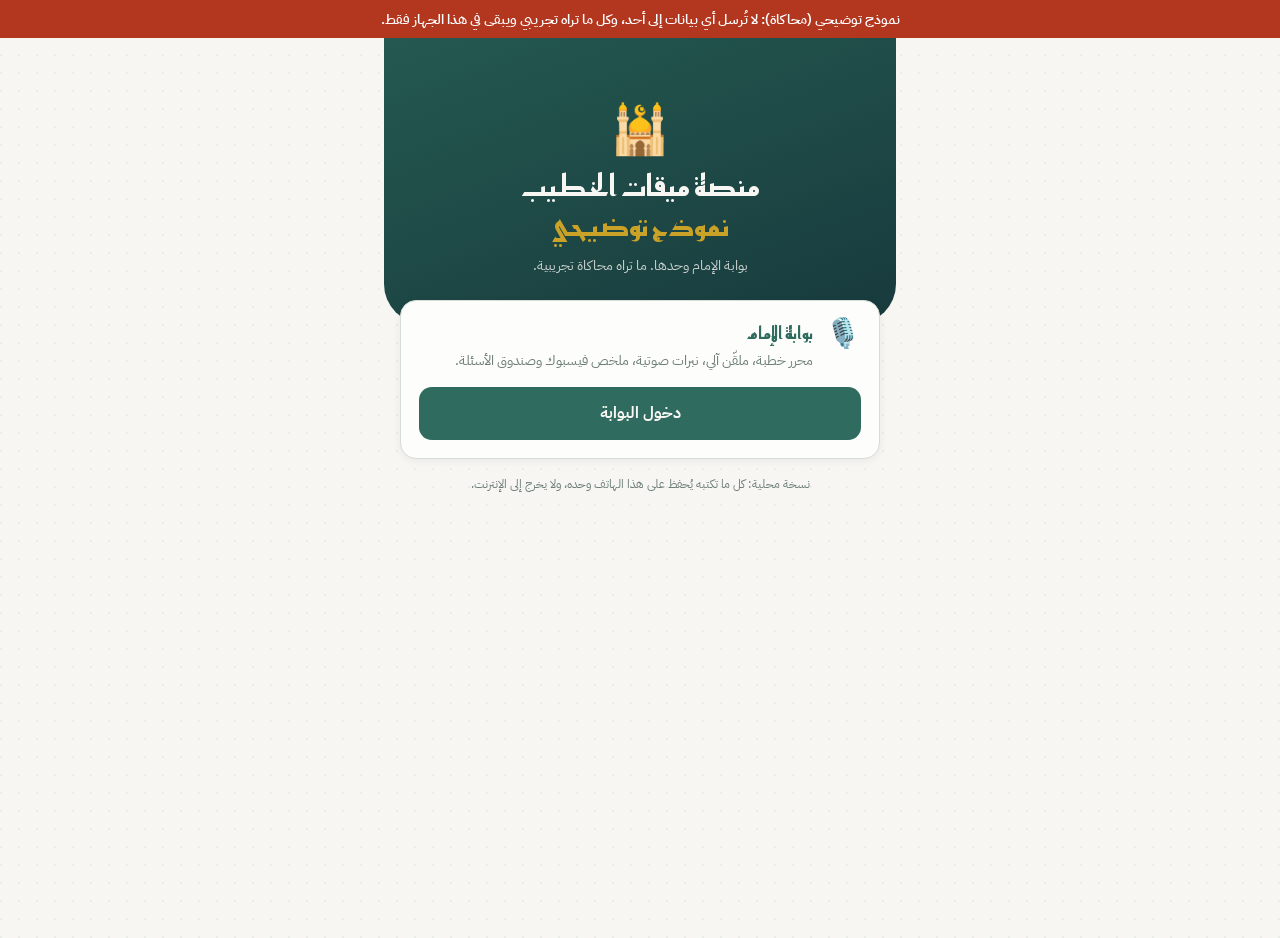
<file: mikat-platform.html>
<!doctype html>
<html lang="ar" dir="rtl">
<head>
<meta charset="utf-8">
<meta name="viewport" content="width=device-width, initial-scale=1, viewport-fit=cover">
<title>نموذج توضيحي: منصة ميقات الخطيب (محاكاة)</title>
<meta name="description" content="نموذج توضيحي لتصور منصة مستقبلية لخدمة الأئمة. البيانات فيه تجريبية وتبقى في جهازك.">
<link rel="preconnect" href="https://fonts.googleapis.com">
<link rel="preconnect" href="https://fonts.gstatic.com" crossorigin>
<link href="https://fonts.googleapis.com/css2?family=IBM+Plex+Sans+Arabic:wght@400;500;600;700&family=Reem+Kufi:wght@500;700&display=swap" rel="stylesheet">
<style>
:root{
  --radius:0.9rem;
  --background:#f7f6f2; --foreground:#1e2b28; --card:#fdfdfb; --card-foreground:#1e2b28;
  --primary:#2f6b5e; --primary-foreground:#f7f6f2; --secondary:#e6ece8; --secondary-foreground:#2b4741;
  --muted:#e9eae5; --muted-foreground:#6d7d78; --accent:#c9a227; --accent-foreground:#1e2b28;
  --destructive:#b3352b; --border:#d6dcd6; --input:#d6dcd6; --ring:#2f6b5e;
  --gold:#c9a227; --strong:#c0392b; --soft:#2f6bd8;
  --prompter:#131c1a; --prompter-foreground:#f2efe6;
  --gradient-hero:linear-gradient(160deg,#245950,#183a3d);
}
*{box-sizing:border-box;-webkit-tap-highlight-color:transparent}
html,body{margin:0;padding:0}
body{background:var(--background);color:var(--foreground);font-family:"IBM Plex Sans Arabic",system-ui,sans-serif;
  background-image:radial-gradient(circle at 1px 1px,rgba(47,107,94,.07) 1px,transparent 0);background-size:18px 18px}
h1,h2,h3{font-family:"Reem Kufi","IBM Plex Sans Arabic",serif;margin:0}
a{color:inherit;text-decoration:none}
.wrap{max-width:32rem;margin:0 auto;min-height:100vh;padding-bottom:2rem}
.hero{background:var(--gradient-hero);border-bottom-left-radius:2.5rem;border-bottom-right-radius:2.5rem;padding:3.5rem 1.5rem 3rem;text-align:center;color:var(--primary-foreground)}
.hero h1{font-size:1.85rem;line-height:1.35}
.hero p{margin:.6rem 0 0;font-size:.85rem;opacity:.8}
.gold{color:var(--gold)}
.dim{color:var(--muted-foreground)}
.portals{margin-top:-1.5rem;padding:0 1rem;display:flex;flex-direction:column;gap:1rem}
.card{background:var(--card);border:1px solid var(--border);border-radius:1rem;padding:1.15rem;box-shadow:0 2px 8px rgba(0,0,0,.06);margin:0 1rem 1rem}
.portals .card{margin:0}
.row{display:flex;gap:.75rem;align-items:flex-start}
.icon{font-size:1.8rem;line-height:1}
.card h2{font-size:1.1rem;color:var(--primary)}
.paid{display:inline-block;background:var(--gold);color:var(--accent-foreground);font-size:.7rem;font-weight:700;padding:.1rem .5rem;border-radius:99px;vertical-align:middle}
.ct{font-size:1.02rem;color:var(--primary);margin-bottom:.7rem}
.btn{display:block;width:100%;border:0;border-radius:.8rem;padding:.8rem;font:inherit;font-weight:700;text-align:center;cursor:pointer}
.btn.big{padding:.9rem;font-size:1rem}
.btn.primary{background:var(--primary);color:var(--primary-foreground)}
.btn.gold{background:var(--gold);color:var(--accent-foreground)}
.btn:active{transform:scale(.98)}
.field{width:100%;border:1px solid var(--border);background:#fff;border-radius:.8rem;padding:.75rem;font:inherit}
.field.bold{font-weight:700}
.mini{flex:1;background:var(--muted);border:0;border-radius:.8rem;padding:.5rem;font:inherit;font-size:.85rem;font-weight:700;cursor:pointer}
.row2{display:flex;gap:.5rem;margin:.6rem 0}
.row3{display:flex;gap:.5rem;margin-bottom:.6rem}
.outline-strong{flex:1;background:#fff;border:2px solid var(--strong);color:var(--strong);border-radius:.8rem;padding:.5rem;font:inherit;font-size:.85rem;font-weight:700;cursor:pointer}
.outline-soft{flex:1;background:#fff;border:2px solid var(--soft);color:var(--soft);border-radius:.8rem;padding:.5rem;font:inherit;font-size:.85rem;font-weight:700;cursor:pointer}
.outline-primary{width:100%;background:#fff;border:2px solid var(--primary);color:var(--primary);border-radius:.8rem;padding:.55rem;font:inherit;font-weight:700;cursor:pointer}
.editor{min-height:14rem;border:1px solid var(--border);background:#fff;border-radius:.8rem;padding:.75rem;font-size:1.1rem;line-height:2;outline:none}
.editor:focus{box-shadow:0 0 0 2px var(--ring)}
.between{display:flex;justify-content:space-between;align-items:center;gap:.5rem;margin-top:.5rem;font-size:.85rem;color:var(--muted-foreground)}
.num{width:3.2rem;border:1px solid var(--border);border-radius:.5rem;padding:.15rem;text-align:center;font:inherit;background:#fff}
.link{width:100%;background:none;border:0;color:var(--muted-foreground);font:inherit;font-size:.85rem;padding:.5rem 0;cursor:pointer}
.tone-strong{color:var(--strong);font-weight:800}
.tone-soft{color:var(--soft);font-style:italic;font-weight:600}
.bar{display:flex;align-items:center;justify-content:space-between;gap:.5rem;padding:.8rem 1rem;position:sticky;top:0;background:var(--background);z-index:5;border-bottom:1px solid var(--border)}
.bar b{color:var(--primary)}
.bar a{font-size:.85rem;background:var(--muted);border-radius:99px;padding:.35rem .8rem}
.scrollbox{max-height:16rem;overflow-y:auto;display:flex;flex-direction:column;gap:.5rem}
.dbox{border:1px solid var(--gold);background:var(--secondary);border-radius:.8rem;padding:.7rem;font-size:.85rem}
.qbox{border:1px solid var(--border);border-radius:.8rem;padding:.7rem}
.qbox.done{opacity:.5}
.qbox .meta{font-size:.72rem;color:var(--muted-foreground)}
.qbox p{margin:.35rem 0}
.qbox button{background:none;border:0;color:var(--primary);font:inherit;font-size:.85rem;font-weight:700;cursor:pointer;padding:0}
.tabs{display:flex;gap:.5rem;overflow-x:auto;padding-bottom:.4rem;margin:0 -0.25rem .8rem}
.tab{flex:0 0 auto;border:0;border-radius:99px;padding:.4rem .8rem;font:inherit;font-size:.85rem;background:var(--muted);cursor:pointer}
.tab.on{background:var(--primary);color:var(--primary-foreground)}
.stat{display:grid;grid-template-columns:repeat(3,1fr);gap:.5rem;text-align:center;margin:0 1rem 1rem}
.stat div{background:var(--card);border:1px solid var(--border);border-radius:1rem;padding:.7rem}
.stat b{display:block;font-size:1.4rem;color:var(--primary)}
.stat span{font-size:.72rem;color:var(--muted-foreground)}
.paidbar{display:flex;justify-content:space-between;align-items:center;margin:0 1rem 1rem;background:var(--gold);color:var(--accent-foreground);border-radius:1rem;padding:.7rem;font-size:.85rem;font-weight:700}
.bar-track{height:.7rem;background:var(--muted);border-radius:99px;overflow:hidden}
.bar-fill{height:100%;border-radius:99px}
.blabel{display:flex;justify-content:space-between;font-size:.72rem;margin-bottom:.15rem}
/* prompter */
.prompter{position:fixed;inset:0;z-index:50;background:var(--prompter);color:var(--prompter-foreground);display:flex;flex-direction:column}
.prompter .tone-strong{color:#e8776a}
.prompter .tone-soft{color:#7fa8f0}
.pbar{display:flex;align-items:center;justify-content:space-between;gap:.5rem;padding:.7rem}
.pbtn{background:rgba(242,239,230,.15);color:inherit;border:0;border-radius:.6rem;padding:.5rem .8rem;font:inherit;font-size:.85rem;cursor:pointer}
.pbtn.gold{background:var(--gold);color:var(--accent-foreground);font-weight:700}
.pc{text-align:center}
.pc b{font-family:monospace;font-size:1.4rem;color:var(--gold)}
.pc b.warn{color:#e8776a}
.pc small{display:block;font-size:.7rem;opacity:.8}
.psliders{display:grid;grid-template-columns:auto 1fr;align-items:center;gap:.3rem .6rem;padding:0 1rem;font-size:.85rem}
.psliders input[type=range]{width:100%}
.pfit{margin:.5rem 1rem 0;width:calc(100% - 2rem)}
.pscroll{flex:1;overflow-y:auto;padding:40vh 1.5rem;line-height:2.2;font-size:2rem}
.note{margin:1rem;font-size:.75rem;color:var(--muted-foreground);text-align:center}
ol.steps{margin:0;padding-right:1.2rem;font-size:.85rem;display:flex;flex-direction:column;gap:.5rem}
</style>
</head>
<body>
<div style="position:sticky;top:0;z-index:50;background:#b3361f;color:#fff;padding:calc(.5rem + env(safe-area-inset-top,0px)) 1rem .5rem;text-align:center;font-weight:600;font-size:.9rem">نموذج توضيحي (محاكاة): لا تُرسل أي بيانات إلى أحد، وكل ما تراه تجريبي ويبقى في هذا الجهاز فقط.</div>
<div id="app"></div>
<script>
const HUB="miqat_hub_v1", TK="miqat_tools_v1", EVT="miqat-hub-change";
const enc=o=>btoa(unescape(encodeURIComponent(JSON.stringify(o))));
const dec=s=>JSON.parse(decodeURIComponent(escape(atob(s))));
function seed(){const now=new Date().toISOString();return{
  questions:[{id:"s1",text:"هل تجوز صلاة تحية المسجد أثناء الخطبة؟",topic:"أحكام الصلاة",date:now,answered:false}],
  directives:[{id:"s1",title:"خطبة موحدة: فضل صلة الرحم",body:"يرجى من السادة الأئمة تخصيص خطبة هذه الجمعة لموضوع صلة الرحم مع عدم تجاوز 20 دقيقة.",date:now}],
  speech:null};}
function load(){try{const raw=localStorage.getItem(HUB);if(raw)return dec(raw)}catch(e){}const h=seed();try{localStorage.setItem(HUB,enc(h))}catch(e){}return h}
function write(p){const h={...load(),...p};try{localStorage.setItem(HUB,enc(h))}catch(e){}window.dispatchEvent(new Event(EVT))}
const getQuestions=()=>load().questions;
const saveQuestions=q=>write({questions:q});
const addQuestion=(t,tp)=>write({questions:[...load().questions,{id:Date.now().toString(),text:t,topic:tp,date:new Date().toISOString(),answered:false}]});
const getDirectives=()=>load().directives;
const addDirective=(t,b)=>write({directives:[{id:Date.now().toString(),title:t,body:b,date:new Date().toISOString()},...load().directives]});
const getSpeech=()=>load().speech;
const saveSpeech=s=>write({speech:s});
const defTools={library:[],duas:[],notes:"",points:"",checked:[],topic:"",minutes:15};
function getTools(){try{const r=localStorage.getItem(TK);if(r)return{...defTools,...dec(r)}}catch(e){}return{...defTools}}
function saveTools(p){try{localStorage.setItem(TK,enc({...getTools(),...p}))}catch(e){}}
function exportAll(){return JSON.stringify({hub:load(),tools:getTools()},null,2)}
function importAll(json){const d=JSON.parse(json);if(d.hub){localStorage.setItem(HUB,enc(d.hub));window.dispatchEvent(new Event(EVT))}if(d.tools)localStorage.setItem(TK,enc(d.tools))}
function subscribe(cb){const onS=e=>{if(e.key===HUB)cb()};window.addEventListener(EVT,cb);window.addEventListener("storage",onS);return()=>{window.removeEventListener(EVT,cb);window.removeEventListener("storage",onS)}}
const fmtTime=iso=>{try{return new Date(iso).toLocaleString("ar-DZ",{weekday:"long",hour:"2-digit",minute:"2-digit",day:"numeric",month:"short"})}catch(e){return iso}};
function summarize(text){const s=text.replace(/\s+/g," ").split(/(?<=[.!؟?،:])\s+/).map(x=>x.trim()).filter(x=>x.length>15);const p=s.slice(0,3).join(" ");return `🕌 ملخص خطبة الجمعة\n\n${p||text.slice(0,280)}\n\n📿 نسأل الله أن ينفعنا بما سمعنا.\n#خطبة_الجمعة #المسجد #الجزائر`}
const esc=s=>String(s).replace(/[&<>"]/g,c=>({"&":"&amp;","<":"&lt;",">":"&gt;",'"':"&quot;"}[c]));

const PORTALS=[
 {to:"/imam",icon:"🎙️",title:"بوابة الإمام",desc:"محرر خطبة، ملقّن آلي، نبرات صوتية، ملخص فيسبوك وصندوق الأسئلة."}
];
const TEMPLATES=[
 {cat:"العبادات",title:"المحافظة على الصلاة",axes:"مكانة الصلاة، أثرها في السلوك، وأسباب المحافظة عليها في وقتها.",refs:"البقرة: 238؛ العنكبوت: 45"},
 {cat:"الأسرة وصلة الرحم",title:"بر الوالدين",axes:"حق الوالدين، لين القول، والإحسان إليهما في حياتهما وبعد وفاتهما.",refs:"الإسراء: 23-24"},
 {cat:"الأخلاق",title:"حفظ اللسان",axes:"اجتناب الغيبة، وزن الكلمة، والكلام الطيب.",refs:"ق: 18؛ الحجرات: 12"},
 {cat:"الأخلاق",title:"الأمانة في حياة المسلم",axes:"الأمانة في العبادة والعمل والمال، وأثرها في الثقة بين الناس.",refs:"الأحزاب: 72؛ النساء: 58"},
 {cat:"الأسرة وصلة الرحم",title:"صلة الرحم",axes:"صور الصلة العملية، وإصلاح القطيعة بحكمة.",refs:"محمد: 22؛ النساء: 1"},
 {cat:"المواسم والمناسبات",title:"الاستعداد لرمضان",axes:"التوبة، تنظيم الوقت، والتهيؤ للعبادة.",refs:"البقرة: 183-185"}
];
const EID=[
 {title:"خطبة عيد الفطر",axes:"شكر الله على إتمام الصيام، زكاة الفطر، صلة الأرحام والتسامح، الثبات على الطاعة بعد رمضان."},
 {title:"خطبة عيد الأضحى",axes:"قصة إبراهيم عليه السلام والتضحية، أحكام الأضحية، التكافل مع الفقراء، أيام التشريق."}
];
const STEPS=[
 "اكتب خطبتك أو الصقها في المحرر، أو اختر نموذجًا من «المكتبة»، وحدّد المدة بالدقائق.",
 "أضف بأزرار «وقفة» و«دعاء» و«آية» علامات في مواضعها، ولوّن الكلمات بالنبرة القوية أو العاطفية.",
 "في «نقاط المديرية» اكتب النقاط المطلوبة، وضع علامة عند كل نقطة غطيتها.",
 "اضغط «تشغيل الملقّن»، ثم «اضبط السرعة على الوقت»، ثم «تشغيل».",
 "راقب «متقدم» أو «متأخر» في الأعلى، ويحمرّ المؤقت في آخر دقيقتين، ولمس النص يوقف التمرير.",
 "احفظ الخطبة في «ميقاتي» بعنوانها، وخذ نسخة احتياطية من حين لآخر."
];
const TABS=["📚 المكتبة","📋 نقاط المديرية","🤲 الأدعية","🗓️ ملاحظات","🌙 الأعياد","📖 المراجع","💾 نسخة احتياطية","❓ الاستعمال"];
const MOSQUES=[{name:"مسجد الأمير عبد القادر",min:18},{name:"مسجد كتشاوة",min:21},{name:"المسجد الأعظم",min:19},{name:"مسجد الفتح",min:27},{name:"مسجد النور",min:16},{name:"مسجد الرحمة",min:24}];
const LIMIT=20;
const SAMPLE="الحمد لله رب العالمين، والصلاة والسلام على أشرف المرسلين. أيها المؤمنون، إن صلة الرحم من أعظم القربات إلى الله تعالى، وقد قرنها الله بتقواه في كتابه العزيز. فمن وصل رحمه وصله الله، ومن قطعها قطعه الله. فلنبادر يا عباد الله إلى زيارة أقاربنا والسؤال عنهم، ولنصفح عمن أساء إلينا ابتغاء وجه الله.";

const app=document.getElementById("app");
let unsub=null;
function render(){
  if(unsub){unsub();unsub=null}
  document.querySelectorAll(".prompter").forEach(n=>n.remove());
  const r=(location.hash.replace(/^#/,"")||"/").split("?")[0];
  app.innerHTML="";
  if(r==="/imam")renderImam();
  else renderHome();
  window.scrollTo(0,0);
}
window.addEventListener("hashchange",render);

function renderHome(){
  app.innerHTML=`<div class="wrap">
    <div class="hero"><div style="font-size:3rem">🕌</div>
      <h1>منصة ميقات الخطيب<br><span class="gold">نموذج توضيحي</span></h1>
      <p>بوابة الإمام وحدها. ما تراه محاكاة تجريبية.</p></div>
    <div class="portals">${PORTALS.map(p=>`
      <div class="card"><div class="row"><span class="icon">${p.icon}</span>
        <div><h2>${p.title} ${p.paid?'<span class="paid">مدفوع</span>':""}</h2>
        <p class="dim" style="margin:.25rem 0 0;font-size:.85rem">${p.desc}</p></div></div>
        <a class="btn primary big" style="margin-top:1rem" href="#${p.to}">دخول البوابة</a></div>`).join("")}</div>
    <p class="note">نسخة محلية: كل ما تكتبه يُحفظ على هذا الهاتف وحده، ولا يخرج إلى الإنترنت.</p>
  </div>`;
}

/* ---------------- IMAM ---------------- */
function renderImam(){
  const t=getTools();
  app.innerHTML=`<div class="wrap">
    <div class="bar"><a href="#/">🏠 الرئيسية</a><b>🎙️ بوابة الإمام</b></div>
    <div class="card"><h3 class="ct">📢 تعليمات المديرية المستلمة (<span id="dcount">0</span>)</h3><div id="dirs" class="scrollbox"></div></div>
    <div class="card"><h3 class="ct">✍️ محرر خطبة احترافي</h3>
      <input id="topic" class="field bold" placeholder="موضوع الجمعة" style="margin-bottom:.5rem">
      <div class="row3">
        <button class="mini" data-mark="⏸ وقفة|tone-soft">＋ وقفة</button>
        <button class="mini" data-mark="🤲 دعاء|tone-soft">＋ دعاء</button>
        <button class="mini" data-mark="﴿ آية ﴾|tone-strong">＋ آية</button></div>
      <div class="row2">
        <button id="toneS" class="outline-strong">نبرة قوية 🔴</button>
        <button id="toneB" class="outline-soft">نبرة عاطفية 🔵</button></div>
      <div id="editor" class="editor" contenteditable="true" spellcheck="false"></div>
      <div class="between"><span id="wc"></span>
        <label>المدة المستهدفة <input id="minutes" class="num" type="number" min="1" max="60" value="${t.minutes||15}"> د</label></div>
      <button id="newsp" class="link">＋ خطبة جديدة (تفريغ المحرر)</button>
      <button id="save" class="outline-primary" style="margin-top:.6rem">💾 حفظ الخطبة</button>
      <button id="run" class="btn primary big" style="margin-top:.6rem">⏱️ تشغيل الملقّن الآلي والمؤقت</button>
    </div>
    <div id="tools"></div>
    <div class="card"><h3 class="ct">🪄 تلخيص ونشر لفيسبوك</h3>
      <button id="sum" class="btn gold big">🪄 تلخيص ونشر لفيسبوك بالذكاء الاصطناعي</button>
      <div id="sumbox"></div></div>
    <div class="card"><h3 class="ct">📥 صندوق أسئلة المصلين (<span id="qnew">0</span> جديد)</h3><div id="qs"></div></div>
  </div>`;

  const editor=document.getElementById("editor");
  editor.innerHTML=getSpeech()??SAMPLE;
  document.getElementById("topic").value=t.topic||"";

  const doSave=()=>{saveSpeech(editor.innerHTML)};
  const count=()=>{const w=(editor.innerText||"").split(/\s+/).filter(Boolean).length;
    document.getElementById("wc").textContent=`${w} كلمة · ≈ ${Math.max(1,Math.round(w/110))} د إلقاء`};
  count();
  editor.addEventListener("input",count);
  editor.addEventListener("blur",doSave);

  const insertMark=(label,cls)=>{
    const sel=window.getSelection();
    const span=document.createElement("span");span.className=cls;span.textContent=` ${label} `;
    if(sel&&sel.rangeCount&&editor.contains(sel.getRangeAt(0).commonAncestorContainer)){
      const r=sel.getRangeAt(0);r.collapse(false);r.insertNode(span);
    }else editor.appendChild(span);
    doSave();count();
  };
  document.querySelectorAll("[data-mark]").forEach(b=>{
    b.addEventListener("mousedown",e=>e.preventDefault());
    b.addEventListener("click",()=>{const[l,c]=b.dataset.mark.split("|");insertMark(l,c)});
  });
  const tone=cls=>{
    const sel=window.getSelection();
    if(!sel||sel.rangeCount===0||sel.isCollapsed){alert("حدد كلمات من النص أولاً");return}
    const range=sel.getRangeAt(0);
    if(!editor.contains(range.commonAncestorContainer))return;
    const span=document.createElement("span");span.className=cls;
    span.appendChild(range.extractContents());range.insertNode(span);
    sel.removeAllRanges();doSave();count();
  };
  ["toneS","toneB"].forEach((id,i)=>{
    const b=document.getElementById(id);
    b.addEventListener("mousedown",e=>e.preventDefault());
    b.addEventListener("click",()=>tone(i===0?"tone-strong":"tone-soft"));
  });
  document.getElementById("topic").addEventListener("input",e=>saveTools({topic:e.target.value}));
  document.getElementById("minutes").addEventListener("input",e=>{
    const v=Math.max(1,+e.target.value||1);saveTools({minutes:v});
  });
  document.getElementById("newsp").addEventListener("click",()=>{
    if(confirm("تفريغ المحرر لخطبة جديدة؟")){editor.innerHTML="";document.getElementById("topic").value="";saveTools({topic:""});doSave();count()}
  });
  document.getElementById("save").addEventListener("click",()=>{
    doSave();const b=document.getElementById("save");b.textContent="💾 حفظ الخطبة · ✅ "+fmtTime(new Date().toISOString());
  });
  document.getElementById("run").addEventListener("click",()=>{doSave();openPrompter(editor.innerHTML,+document.getElementById("minutes").value||15)});
  document.getElementById("sum").addEventListener("click",()=>{
    const box=document.getElementById("sumbox");
    const txt=summarize(editor.innerText||"");
    box.innerHTML=`<textarea id="sumtxt" class="field" rows="7" style="margin-top:.7rem">${esc(txt)}</textarea>
      <button id="copy" class="btn primary" style="margin-top:.5rem">📋 نسخ بنقرة واحدة</button>`;
    document.getElementById("copy").addEventListener("click",ev=>{
      const ta=document.getElementById("sumtxt");
      navigator.clipboard.writeText(ta.value).then(()=>{ev.target.textContent="✅ تم النسخ"}).catch(()=>{ta.select();document.execCommand("copy");ev.target.textContent="✅ تم النسخ"});
    });
  });

  const useContent=(title,body)=>{
    if(title){editor.innerHTML=body;document.getElementById("topic").value=title;saveTools({topic:title})}
    else editor.innerHTML+=body;
    doSave();count();window.scrollTo({top:0,behavior:"smooth"});
  };
  const saveCurrent=()=>({title:document.getElementById("topic").value||"خطبة بدون عنوان",html:editor.innerHTML,minutes:+document.getElementById("minutes").value||15});
  renderTools(useContent,saveCurrent);

  const sync=()=>{
    const dirs=getDirectives(), qs=getQuestions();
    document.getElementById("dcount").textContent=dirs.length;
    document.getElementById("dirs").innerHTML=dirs.map(d=>`<div class="dbox"><b>${esc(d.title)}</b><p style="margin:.3rem 0">${esc(d.body)}</p><div class="meta" style="font-size:.72rem;color:var(--muted-foreground)">🕒 ${fmtTime(d.date)}</div></div>`).join("")||`<p class="dim" style="font-size:.85rem">لا توجد تعليمات بعد.</p>`;
    document.getElementById("qnew").textContent=qs.filter(q=>!q.answered).length;
    document.getElementById("qs").innerHTML=qs.length? [...qs].reverse().map(q=>`
      <div class="qbox ${q.answered?"done":""}" style="margin-bottom:.5rem">
        <div class="meta">${esc(q.topic)} · مجهول الهوية · 🕒 ${fmtTime(q.date)}</div>
        <p>${esc(q.text)}</p>
        <button data-q="${q.id}">${q.answered?"↩️ إعادة فتح":"✔️ تمت الإجابة في الدرس"}</button>
      </div>`).join("") : `<p class="dim" style="font-size:.85rem">لا توجد أسئلة بعد.</p>`;
    document.querySelectorAll("[data-q]").forEach(b=>b.addEventListener("click",()=>{
      const n=getQuestions().map(q=>q.id===b.dataset.q?{...q,answered:!q.answered}:q);
      saveQuestions(n);sync();
    }));
  };
  sync();
  unsub=subscribe(sync);
}

function renderTools(onUse,onSaveCurrent){
  const host=document.getElementById("tools");
  let tab=TABS[0],q="",cat="كل الموضوعات",msg="";
  const paint=()=>{
    const t=getTools();
    const points=t.points.split("\n").filter(l=>l.trim());
    const tpl=TEMPLATES.filter(x=>(cat==="كل الموضوعات"||x.cat===cat)&&(x.title+x.axes).includes(q));
    const mine=t.library.filter(x=>x.title.includes(q)||x.html.includes(q));
    let body="";
    if(tab==="📚 المكتبة"){
      body=`<button id="st" class="btn primary" style="width:100%">💾 حفظ الخطبة الحالية في المكتبة</button>
        ${msg?`<p style="text-align:center;font-size:.85rem;font-weight:700;color:var(--primary)">${msg}</p>`:""}
        <input id="sq" class="field" placeholder="🔍 ابحث في النماذج والخطب المحفوظة" style="margin-top:.6rem">
        <h3 class="ct" style="margin-top:.8rem;font-size:.9rem">ميقاتي: خطبي المحفوظة (${t.library.length})</h3>
        ${mine.length?mine.map(s=>`<div class="row" style="border:1px solid var(--border);border-radius:.8rem;padding:.7rem;margin-bottom:.5rem">
          <div style="flex:1"><b style="font-size:.85rem">${esc(s.title)}</b>
          <div class="meta" style="font-size:.72rem;color:var(--muted-foreground)">${s.minutes} د · ${fmtTime(s.date)}</div></div>
          <button data-open="${s.id}" style="background:none;border:0;color:var(--primary);font:inherit;font-size:.85rem;font-weight:700;cursor:pointer">فتح</button>
          <button data-del="${s.id}" style="background:none;border:0;color:var(--destructive);font:inherit;cursor:pointer">حذف</button></div>`).join("")
          :`<p class="dim" style="font-size:.85rem">لا توجد خطب محفوظة بعد.</p>`}
        <h3 class="ct" style="margin-top:.8rem;font-size:.9rem">نماذج خطب جاهزة للتطوير</h3>
        <select id="scat" class="field">${["كل الموضوعات","العبادات","الأخلاق","الأسرة وصلة الرحم","المواسم والمناسبات"].map(c=>`<option ${c===cat?"selected":""}>${c}</option>`).join("")}</select>
        ${tpl.map(x=>`<div style="border:1px solid var(--border);border-radius:.8rem;padding:.7rem;margin-top:.5rem;font-size:.85rem">
          <b>${x.title}</b><p class="dim" style="margin:.3rem 0">محاور: ${x.axes}</p>
          <p style="font-size:.72rem;margin:0">مراجع للاستدلال: ${x.refs}</p>
          <button data-tpl="${x.title}" style="background:none;border:0;color:var(--primary);font:inherit;font-weight:700;cursor:pointer;padding:0;margin-top:.4rem">استخدام النموذج في المحرر ←</button></div>`).join("")}`;
    } else if(tab==="📋 نقاط المديرية"){
      body=`<textarea id="sp" class="field" rows="4" placeholder="اكتب كل نقطة في سطر">${esc(t.points)}</textarea>
        ${points.map((p,i)=>`<label class="row" style="border:1px solid var(--border);border-radius:.8rem;padding:.5rem;margin-top:.5rem;font-size:.85rem">
          <input type="checkbox" data-pt="${i}" ${t.checked.includes(i)?"checked":""} style="width:1.2rem;height:1.2rem">
          <span class="${t.checked.includes(i)?"dim":""}" style="${t.checked.includes(i)?"text-decoration:line-through":""}">${esc(p)}</span></label>`).join("")}
        ${points.length?`<p class="dim" style="font-size:.72rem">غطيت ${t.checked.length} من ${points.length}</p>`:""}`;
    } else if(tab==="🤲 الأدعية"){
      body=`<p class="dim" style="font-size:.72rem">مساحة شخصية لأدعيتك، أضف المرجع إن وجد.</p>
        <textarea id="sd" class="field" rows="3" placeholder="دعاء أو ذكر مع مرجعه"></textarea>
        <button id="addd" class="btn primary" style="width:100%;margin-top:.5rem">حفظ في قائمتي</button>
        ${t.duas.map(d=>`<div class="row" style="border:1px solid var(--border);border-radius:.8rem;padding:.7rem;margin-top:.5rem;font-size:.85rem">
          <p style="flex:1;margin:0">${esc(d.text)}</p>
          <button data-ud="${d.id}" style="background:none;border:0;color:var(--primary);font:inherit;font-weight:700;cursor:pointer">＋ للخطبة</button>
          <button data-dd="${d.id}" style="background:none;border:0;color:var(--destructive);font:inherit;cursor:pointer">✕</button></div>`).join("")}`;
    } else if(tab==="🗓️ ملاحظات"){
      body=`<textarea id="sn" class="field" rows="8" placeholder="أفكار وموضوعات قادمة… تحفظ تلقائيًا">${esc(t.notes)}</textarea>`;
    } else if(tab==="🌙 الأعياد"){
      body=`<p class="dim" style="font-size:.72rem">محاور مقترحة للتطوير، وليست نصوصًا جاهزة. راجع الآيات والأحاديث من مصادرها.</p>
        ${EID.map(x=>`<div style="border:1px solid var(--border);border-radius:.8rem;padding:.7rem;margin-top:.5rem;font-size:.85rem">
          <b>${x.title}</b><p class="dim" style="margin:.3rem 0">${x.axes}</p>
          <button data-eid="${x.title}" style="background:none;border:0;color:var(--primary);font:inherit;font-weight:700;cursor:pointer;padding:0">استخدام في المحرر ←</button></div>`).join("")}`;
    } else if(tab==="📖 المراجع"){
      body=`<p style="font-size:.85rem">المكتبة الشاملة: مكتبة رقمية عربية للتحقق من نص أو نسبة قول إلى كتابه قبل ذكره على المنبر.</p>
        <a class="btn primary" style="width:100%" href="https://shamela.ws" target="_blank" rel="noreferrer">فتح المكتبة الشاملة ↗</a>
        <p class="dim" style="font-size:.72rem">تحقق من درجة الحديث من أهل العلم، وراجع طالب علم عند أي شك.</p>
        <button id="shr" class="outline-primary">📤 شارك التطبيق مع إمام</button>
        ${msg?`<p style="text-align:center;font-weight:700;color:var(--primary)">${msg}</p>`:""}`;
    } else if(tab==="💾 نسخة احتياطية"){
      body=`<p class="dim" style="font-size:.85rem">تحفظ خطبك وملاحظاتك وأدعيتك ونقاطك والأسئلة والتعليمات. احتفظ بها في مكان آمن ولا ترسلها لأحد.</p>
        <button id="dl" class="btn primary" style="width:100%;margin-top:.5rem">💾 تنزيل نسخة احتياطية شاملة</button>
        <label class="outline-primary" style="display:block;margin-top:.5rem;cursor:pointer">♻️ استرجاع نسخة
          <input id="up" type="file" accept="application/json" style="display:none"></label>
        ${msg?`<p style="text-align:center;font-weight:700;color:var(--primary)">${msg}</p>`:""}`;
    } else {
      body=`<ol class="steps">${STEPS.map(s=>`<li>${s}</li>`).join("")}</ol>`;
    }
    host.innerHTML=`<div class="card"><h3 class="ct">🧰 أدوات الخطيب</h3>
      <div class="tabs">${TABS.map(x=>`<button class="tab ${x===tab?"on":""}" data-tb="${x}">${x}</button>`).join("")}</div>${body}</div>`;

    host.querySelectorAll("[data-tb]").forEach(b=>b.addEventListener("click",()=>{tab=b.dataset.tb;msg="";paint()}));
    const up=p=>{saveTools(p);paint()};
    const qEl=host.querySelector("#sq"); if(qEl){qEl.value=q;qEl.addEventListener("input",e=>{q=e.target.value;paint()})}
    const cEl=host.querySelector("#scat"); if(cEl)cEl.addEventListener("change",e=>{cat=e.target.value;paint()});
    host.querySelectorAll("[data-open]").forEach(b=>b.addEventListener("click",()=>{const s=getTools().library.find(x=>x.id===b.dataset.open);if(s)onUse(s.title,s.html)}));
    host.querySelectorAll("[data-del]").forEach(b=>b.addEventListener("click",()=>up({library:getTools().library.filter(x=>x.id!==b.dataset.del)})));
    host.querySelectorAll("[data-tpl]").forEach(b=>b.addEventListener("click",()=>{const x=TEMPLATES.find(y=>y.title===b.dataset.tpl);onUse(x.title,`<b>${x.title}</b><br>محاور الخطبة: ${x.axes}<br>المراجع: ${x.refs}<br><br>`)}));
    host.querySelectorAll("[data-eid]").forEach(b=>b.addEventListener("click",()=>{const x=EID.find(y=>y.title===b.dataset.eid);onUse(x.title,`<b>${x.title}</b><br>المحاور: ${x.axes}<br><br>`)}));
    host.querySelectorAll("[data-ud]").forEach(b=>b.addEventListener("click",()=>{const d=getTools().duas.find(x=>x.id===b.dataset.ud);if(d)onUse("",`<br><span class="tone-soft">${d.text}</span>`)}));
    host.querySelectorAll("[data-dd]").forEach(b=>b.addEventListener("click",()=>up({duas:getTools().duas.filter(x=>x.id!==b.dataset.dd)})));
    host.querySelectorAll("[data-pt]").forEach(b=>b.addEventListener("change",()=>{const i=+b.dataset.pt;const c=getTools().checked;up({checked:c.includes(i)?c.filter(x=>x!==i):[...c,i]})}));
    const sp=host.querySelector("#sp"); if(sp)sp.addEventListener("input",e=>{saveTools({points:e.target.value,checked:[]});});
    const sn=host.querySelector("#sn"); if(sn)sn.addEventListener("input",e=>{saveTools({notes:e.target.value})});
    const st=host.querySelector("#st"); if(st)st.addEventListener("click",()=>{const c=onSaveCurrent();saveTools({library:[{id:Date.now().toString(),...c,date:new Date().toISOString()},...getTools().library]});msg="✅ حُفظت الخطبة في ميقاتي";paint()});
    const addd=host.querySelector("#addd"); if(addd)addd.addEventListener("click",()=>{const v=host.querySelector("#sd").value.trim();if(v){saveTools({duas:[{id:Date.now().toString(),text:v},...getTools().duas]});paint()}});
    const dl=host.querySelector("#dl"); if(dl)dl.addEventListener("click",()=>{
      const a=document.createElement("a");a.href=URL.createObjectURL(new Blob([exportAll()],{type:"application/json"}));
      a.download=`miqat-backup-${new Date().toISOString().slice(0,10)}.json`;a.click()});
    const upf=host.querySelector("#up"); if(upf)upf.addEventListener("change",async e=>{
      const f=e.target.files[0];if(!f)return;
      try{importAll(await f.text());msg="✅ تم الاسترجاع"}catch(err){msg="❌ الملف غير صالح"}paint()});
    const shr=host.querySelector("#shr"); if(shr)shr.addEventListener("click",async()=>{
      const url=location.href;
      if(navigator.share){try{await navigator.share({title:"منصة ميقات الخطيب",url})}catch(e){}}
      else{try{await navigator.clipboard.writeText(url);msg="✅ نُسخ الرابط"}catch(e){msg="انسخ العنوان من شريط المتصفح"}}paint()});
  };
  paint();
}

/* ---------------- PROMPTER ---------------- */
function openPrompter(html,minutes){
  const total=Math.max(60,minutes*60);
  let secs=0,playing=false,speed=2,font=32,acc=0;
  const ov=document.createElement("div");ov.className="prompter";
  ov.innerHTML=`<div class="pbar">
      <button id="pclose" class="pbtn">إغلاق ✕</button>
      <div class="pc"><b id="ptime">00:00</b><small id="ppace"></small></div>
      <button id="ptoggle" class="pbtn gold">تشغيل ▶</button></div>
    <div class="psliders"><span>السرعة</span><input id="pspeed" type="range" min="0.2" max="8" step="0.1" value="${speed}">
      <span>الخط</span><input id="pfont" type="range" min="20" max="56" value="${font}"></div>
    <button id="pfit" class="pbtn pfit">⏱️ اضبط السرعة على وقت الخطبة (${minutes} د)</button>
    <div id="pscroll" class="pscroll">${html||"<p>لا يوجد نص</p>"}</div>`;
  document.body.appendChild(ov);
  const sc=ov.querySelector("#pscroll"), tm=ov.querySelector("#ptime"), pc=ov.querySelector("#ppace");
  const mm=()=>`${String(Math.floor(secs/60)).padStart(2,"0")}:${String(secs%60).padStart(2,"0")}`;
  const upd=()=>{
    tm.textContent=mm();
    tm.className=total-secs<=120?"warn":"";
    const prog=sc.scrollHeight>sc.clientHeight?sc.scrollTop/(sc.scrollHeight-sc.clientHeight):0;
    const left=Math.max(0,total-secs);
    pc.textContent=(secs<5?"":prog-secs/total>0.03?"متقدم ⏩":secs/total-prog>0.03?"متأخر ⏪":"في الوقت ✓")+" · المتبقي "+Math.max(0,Math.ceil(left/60))+" د";
  };
  const t1=setInterval(()=>{if(!playing)return;secs++;upd()},1000);
  const t2=setInterval(()=>{if(!playing)return;acc+=speed;const n=Math.floor(acc);if(n){sc.scrollBy(0,n);acc-=n}upd()},50);
  ov.querySelector("#ptoggle").addEventListener("click",e=>{playing=!playing;e.target.textContent=playing?"إيقاف ⏸":"تشغيل ▶"});
  ov.querySelector("#pclose").addEventListener("click",()=>{clearInterval(t1);clearInterval(t2);ov.remove()});
  ov.querySelector("#pspeed").addEventListener("input",e=>speed=+e.target.value);
  ov.querySelector("#pfont").addEventListener("input",e=>{font=+e.target.value;sc.style.fontSize=font+"px"});
  ov.querySelector("#pfit").addEventListener("click",()=>{
    const left=sc.scrollHeight-sc.clientHeight-sc.scrollTop;
    speed=Math.max(0.2,left/(Math.max(total-secs,30)*20));
    ov.querySelector("#pspeed").value=speed;
  });
  sc.addEventListener("click",()=>{playing=false;ov.querySelector("#ptoggle").textContent="تشغيل ▶"});
  upd();
}

/* ---------------- DIRECTORATE ---------------- */
function renderDirectorate(){
  let ok2=false;
  const paint=()=>{
    const list=getDirectives();
    const ok=MOSQUES.filter(m=>m.min<=LIMIT).length;
    const pct=Math.round(ok/MOSQUES.length*100);
    app.innerHTML=`<div class="wrap">
      <div class="bar"><a href="#/">🏠 الرئيسية</a><b>🏛️ بوابة المديرية</b></div>
      <div class="paidbar"><span>⭐ بيانات تجريبية</span><span>ولاية تجريبية</span></div>
      <div class="stat">
        <div><b>${MOSQUES.length}</b><span>مسجد</span></div>
        <div><b>${pct}%</b><span>نسبة تجريبية</span></div>
        <div><b>${list.length}</b><span>تعليمة</span></div></div>
      <div class="card"><h3 class="ct">📊 مدة الخطب (الحد: ${LIMIT} دقيقة)</h3>
        ${MOSQUES.map(m=>`<div style="margin-bottom:.5rem"><div class="blabel"><span>${m.name}</span><span>${m.min} د</span></div>
          <div class="bar-track"><div class="bar-fill" style="width:${m.min/30*100}%;background:${m.min<=LIMIT?"var(--primary)":"var(--strong)"}"></div></div></div>`).join("")}</div>
      <div class="card"><h3 class="ct">📤 إرسال تعليمة / خطبة موحدة</h3>
        <input id="dt" class="field" placeholder="عنوان التعليمة" style="margin-bottom:.5rem">
        <textarea id="db" class="field" rows="4" placeholder="نص الخطبة أو التعليمة..."></textarea>
        <button id="ds" class="btn primary big" style="margin-top:.5rem">📨 إرسال التعليمة الرسمية</button>
        ${ok2?'<p style="margin-top:.5rem;text-align:center;font-size:.85rem;font-weight:700;color:var(--primary)">✅ نُشرت التعليمة وظهرت في حساب الإمام</p>':""}</div>
      <div class="card"><h3 class="ct">🗂️ التعليمات المرسلة</h3>
        ${list.length?list.map(d=>`<div style="border:1px solid var(--border);border-radius:.8rem;padding:.7rem;margin-bottom:.5rem"><b>${esc(d.title)}</b>
          <p class="dim" style="font-size:.85rem;margin:.3rem 0">${esc(d.body)}</p>
          <div class="meta" style="font-size:.72rem;color:var(--muted-foreground)">🕒 ${fmtTime(d.date)}</div></div>`).join("")
          :'<p class="dim" style="font-size:.85rem">لم تُرسل أي تعليمة بعد.</p>'}</div>
    </div>`;
    document.getElementById("ds").addEventListener("click",()=>{
      const t=document.getElementById("dt").value.trim(), b=document.getElementById("db").value.trim();
      if(!t||!b)return;
      addDirective(t,b);ok2=true;paint();
    });
  };
  paint();
  unsub=subscribe(paint);
}

/* ---------------- WORSHIPPERS ---------------- */
function renderWorshippers(){
  let sent=false;
  const paint=()=>{
    app.innerHTML=`<div class="wrap">
      <div class="bar"><a href="#/">🏠 الرئيسية</a><b>🤲 بوابة المصلين</b></div>
      <div class="card"><h3 class="ct">اسأل الإمام</h3>
        <p class="dim" style="font-size:.85rem;margin-top:0">🔒 سؤالك يصل للإمام دون اسمك أو أي معلومة عنك.</p>
        <select id="wt" class="field" style="margin-bottom:.5rem">${["خطبة اليوم","أحكام الصلاة","المعاملات","الأسرة","أخرى"].map(t=>`<option>${t}</option>`).join("")}</select>
        <textarea id="wx" class="field" rows="6" placeholder="اكتب سؤالك الفقهي هنا..." style="font-size:1.1rem"></textarea>
        <button id="ws" class="btn primary big" style="margin-top:.5rem">إرسال (محاكاة)</button>
        ${sent?'<p style="margin-top:.7rem;background:var(--secondary);border-radius:.8rem;padding:.7rem;text-align:center;font-weight:700;color:var(--primary)">✅ وصل سؤالك للإمام، جزاك الله خيرا</p>':""}</div>
    </div>`;
    document.getElementById("ws").addEventListener("click",()=>{
      const x=document.getElementById("wx");
      if(x.value.trim().length<5)return;
      addQuestion(x.value.trim(),document.getElementById("wt").value);
      x.value="";sent=true;paint();
    });
  };
  paint();
}

render();
</script>
</body>
</html>
</file>
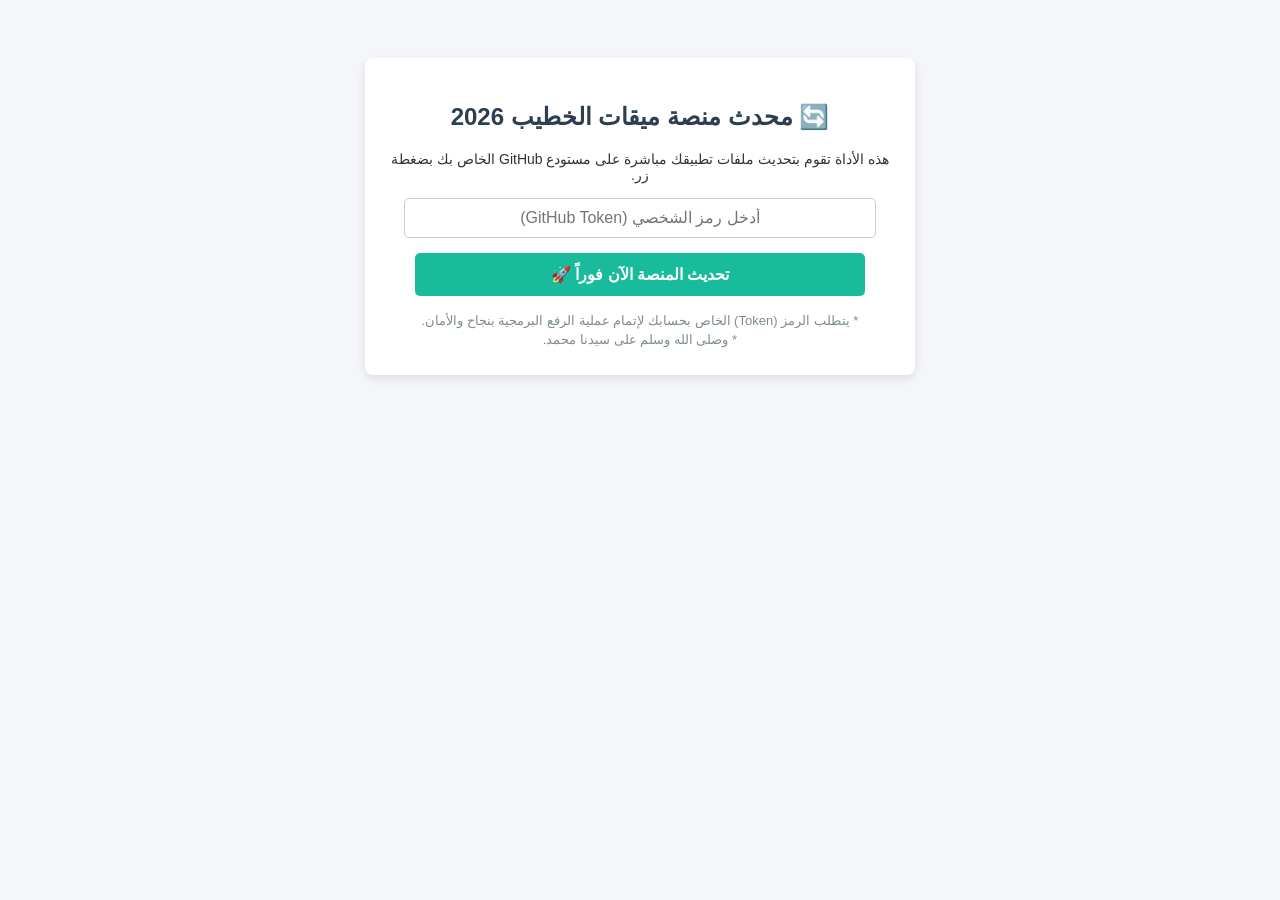
<file: update.html>
<!DOCTYPE html>
<html lang="ar" dir="rtl">
<head>
    <meta charset="UTF-8">
    <meta name="viewport" content="width=device-width, initial-scale=1.0">
    <title>محدث منصة ميقات الخطيب التلقائي</title>
    <style>
        body { font-family: sans-serif; background: #f4f6f9; color: #333; padding: 20px; text-align: center; }
        .card { background: white; max-width: 500px; margin: 30px auto; padding: 25px; border-radius: 8px; box-shadow: 0 4px 10px rgba(0,0,0,0.1); }
        h2 { color: #2c3e50; margin-bottom: 20px; }
        input[type="text"] { width: 90%; padding: 10px; margin-bottom: 15px; border: 1px solid #ccc; border-radius: 5px; text-align: center; font-size: 16px; }
        .btn { background: #18bc9c; color: white; border: none; padding: 12px 25px; border-radius: 5px; font-weight: bold; cursor: pointer; width: 90%; font-size: 16px; }
        .btn:hover { opacity: 0.9; }
        .note { font-size: 13px; color: #7f8c8d; margin-top: 15px; line-height: 1.5; }
    </style>
</head>
<body>

<div class="card">
    <h2>🔄 محدث منصة ميقات الخطيب 2026</h2>
    <p style="margin-bottom:15px; font-size:14px;">هذه الأداة تقوم بتحديث ملفات تطبيقك مباشرة على مستودع GitHub الخاص بك بضغطة زر.</p>
    
    <input type="text" id="token" placeholder="أدخل رمز الشخصي (GitHub Token)">
    <button class="btn" onclick="startUpdate()">تحديث المنصة الآن فوراً 🚀</button>
    
    <div class="note">
        * يتطلب الرمز (Token) الخاص بحسابك لإتمام عملية الرفع البرمجية بنجاح والأمان.<br>
        * وصلى الله وسلم على سيدنا محمد.
    </div>
</div>

<script>
function startUpdate() {
    const token = document.getElementById('token').value.trim();
    if(!token) { alert('الرجاء إدخال الرمز الخاص بك أولاً.'); return; }
    alert('جاري إرسال التحديثات الجديدة إلى المستودع الخاص بك...');
}
</script>

</body>
</html>
</file>
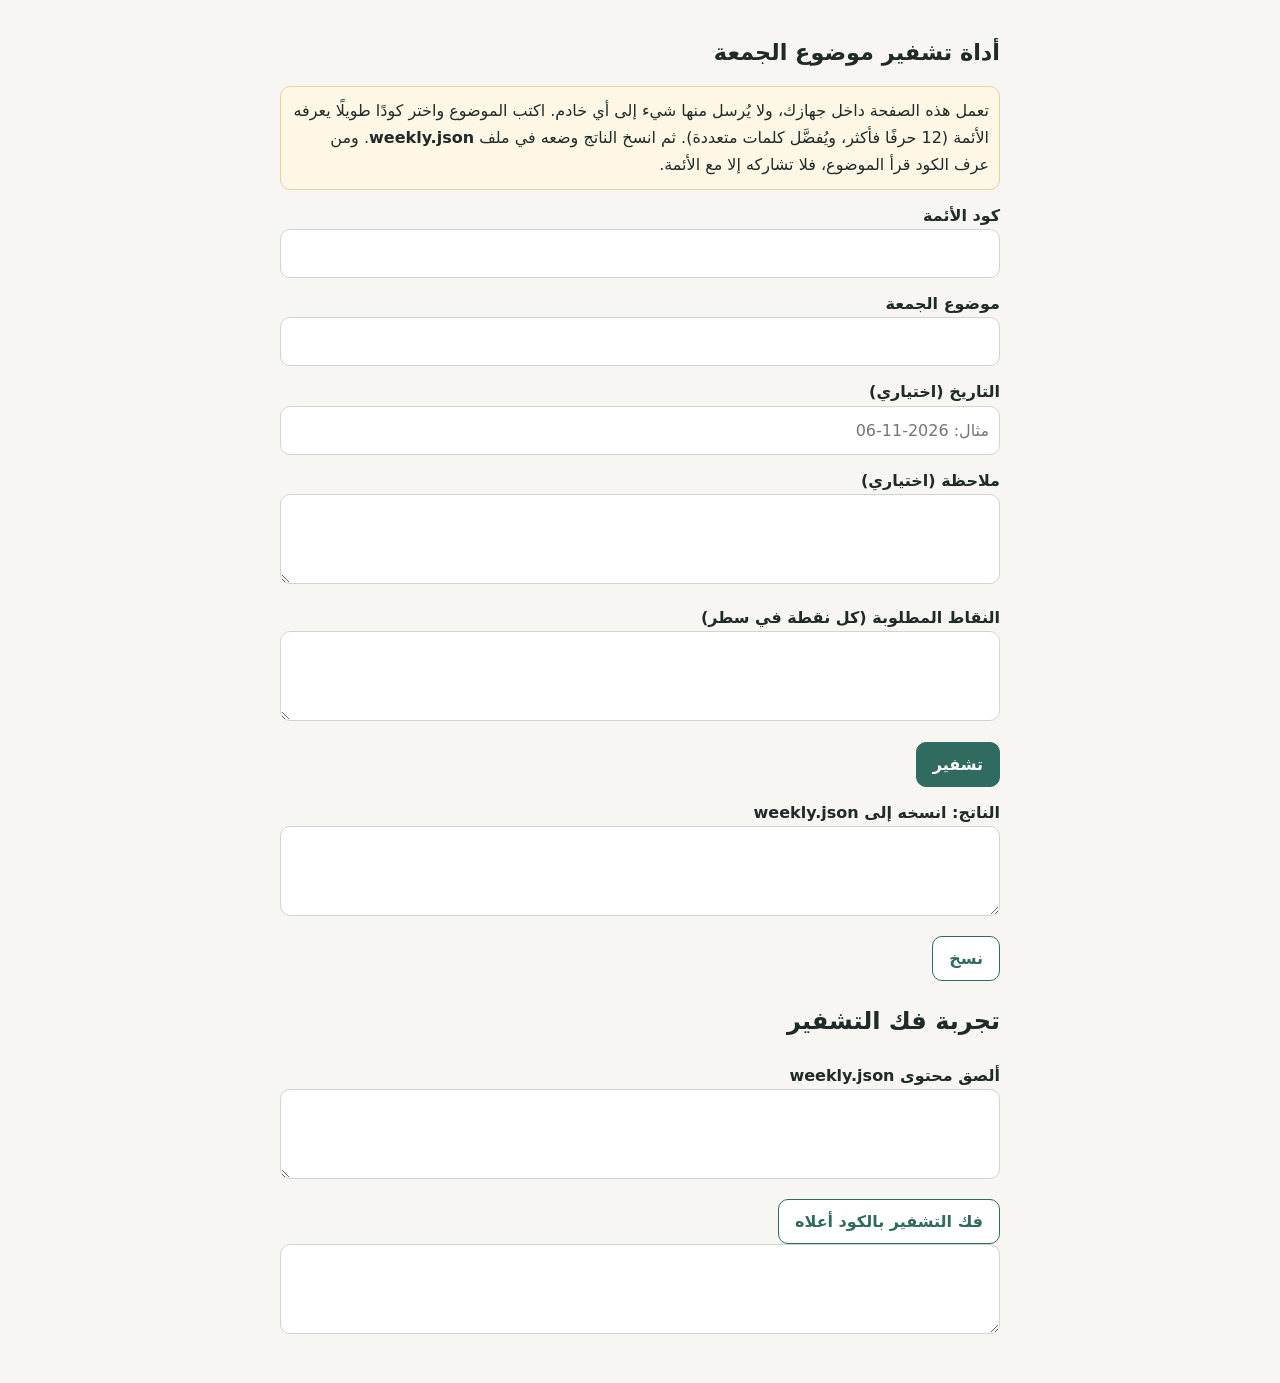
<file: weekly-tool.html>
<!doctype html>
<html lang="ar" dir="rtl"><head><meta charset="utf-8"><meta name="viewport" content="width=device-width,initial-scale=1"><meta name="robots" content="noindex">
<title>أداة تشفير موضوع الجمعة</title>
<style>body{font-family:system-ui,"Segoe UI",Tahoma,sans-serif;margin:0;background:#f7f6f2;color:#1e2b28;line-height:1.7}main{max-width:720px;margin:auto;padding:18px 16px 40px}
h1{font-size:1.4rem}label{display:block;margin-top:12px;font-weight:600}input,textarea{width:100%;box-sizing:border-box;border:1px solid #cfd6d1;border-radius:10px;padding:10px;font:inherit;background:#fff;color:inherit}
textarea{min-height:90px}button{margin-top:12px;min-height:44px;padding:8px 16px;border-radius:10px;border:1px solid #2f6b5e;background:#2f6b5e;color:#fff;font:inherit;font-weight:600}
button.sec{background:#fff;color:#2f6b5e}.note{background:#fff7e6;border:1px solid #e8d3a0;border-radius:10px;padding:10px;margin:12px 0}#out,#plain{direction:ltr;text-align:left;font-family:ui-monospace,Menlo,Consolas,monospace;font-size:13px}</style></head>
<body><main>
<h1>أداة تشفير موضوع الجمعة</h1>
<div class="note">تعمل هذه الصفحة داخل جهازك، ولا يُرسل منها شيء إلى أي خادم. اكتب الموضوع واختر كودًا طويلًا يعرفه الأئمة (12 حرفًا فأكثر، ويُفضَّل كلمات متعددة). ثم انسخ الناتج وضعه في ملف <b>weekly.json</b>. ومن عرف الكود قرأ الموضوع، فلا تشاركه إلا مع الأئمة.</div>
<label for="code">كود الأئمة</label><input id="code" type="password" autocomplete="off" dir="ltr">
<label for="topic">موضوع الجمعة</label><input id="topic" type="text">
<label for="date">التاريخ (اختياري)</label><input id="date" type="text" placeholder="مثال: 2026-11-06">
<label for="note">ملاحظة (اختياري)</label><textarea id="note"></textarea>
<label for="points">النقاط المطلوبة (كل نقطة في سطر)</label><textarea id="points"></textarea>
<button id="enc" type="button">تشفير</button>
<label for="out">الناتج: انسخه إلى weekly.json</label><textarea id="out" readonly></textarea>
<button id="copy" class="sec" type="button">نسخ</button>
<h2>تجربة فك التشفير</h2>
<label for="test">ألصق محتوى weekly.json</label><textarea id="test"></textarea>
<button id="dec" class="sec" type="button">فك التشفير بالكود أعلاه</button>
<textarea id="plain" readonly></textarea>
</main>
<script>
const $=id=>document.getElementById(id),enc=new TextEncoder(),dec=new TextDecoder();
const b64=a=>btoa(String.fromCharCode(...new Uint8Array(a))),b64d=s=>Uint8Array.from(atob(s),c=>c.charCodeAt(0));
async function key(code,salt,iter,usage){const km=await crypto.subtle.importKey('raw',enc.encode(code),'PBKDF2',false,['deriveKey']);return crypto.subtle.deriveKey({name:'PBKDF2',salt,iterations:iter,hash:'SHA-256'},km,{name:'AES-GCM',length:256},false,[usage])}
$('enc').onclick=async()=>{const code=$('code').value,topic=$('topic').value.trim();if(code.length<12){alert('اجعل الكود 12 حرفًا فأكثر');return}if(!topic){alert('اكتب الموضوع');return}
 const payload={topic,date:$('date').value.trim(),note:$('note').value.trim(),points:$('points').value.split('\n').map(x=>x.trim()).filter(Boolean)};
 const iter=200000,salt=crypto.getRandomValues(new Uint8Array(16)),iv=crypto.getRandomValues(new Uint8Array(12));
 const k=await key(code,salt,iter,'encrypt'),ct=await crypto.subtle.encrypt({name:'AES-GCM',iv},k,enc.encode(JSON.stringify(payload)));
 $('out').value=JSON.stringify({v:1,iter,salt:b64(salt),iv:b64(iv),ct:b64(ct)},null,2)+'\n'};
$('copy').onclick=async()=>{try{await navigator.clipboard.writeText($('out').value);alert('تم النسخ')}catch(e){$('out').select()}};
$('dec').onclick=async()=>{try{const o=JSON.parse($('test').value),k=await key($('code').value,b64d(o.salt),o.iter||200000,'decrypt'),pt=await crypto.subtle.decrypt({name:'AES-GCM',iv:b64d(o.iv)},k,b64d(o.ct));$('plain').value=dec.decode(pt)}catch(e){$('plain').value='تعذّر فك التشفير: الكود أو المحتوى غير صحيح'}};
</script></body></html>
</file>
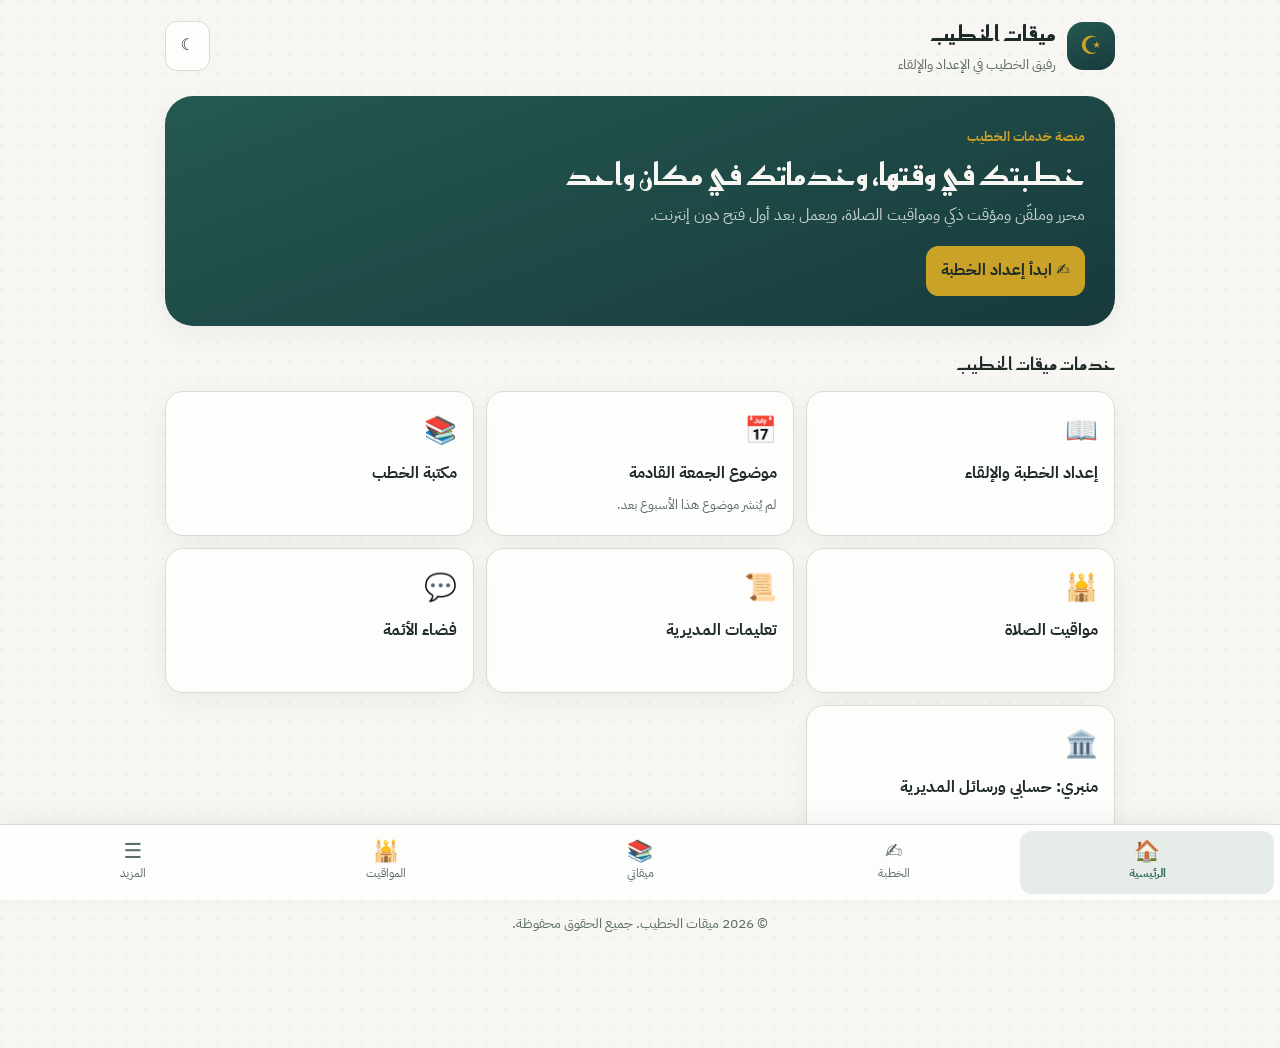
<file: ميقات الخطيب (نسخة تجريبية) (1).html>
<!doctype html>
<!-- © 2026 ميقات الخطيب. جميع الحقوق محفوظة. يُمنع نسخ هذا العمل أو إعادة نشره أو بيعه دون إذن مكتوب من صاحبه. -->
<html lang="ar" dir="rtl" data-theme="light">
<head>
<meta charset="utf-8">
<meta name="viewport" content="width=device-width, initial-scale=1, viewport-fit=cover">
<meta name="theme-color" content="#245950">
<link rel="manifest" href="manifest.json">
<link rel="icon" href="icon-192.png">
<link rel="apple-touch-icon" href="icon-192.png">
<link rel="preconnect" href="https://fonts.googleapis.com">
<link rel="preconnect" href="https://fonts.gstatic.com" crossorigin>
<link href="https://fonts.googleapis.com/css2?family=IBM+Plex+Sans+Arabic:wght@400;500;600;700&family=Reem+Kufi:wght@500;700&display=swap" rel="stylesheet">
<meta name="author" content="ميقات الخطيب">
<meta name="copyright" content="© 2026 ميقات الخطيب. جميع الحقوق محفوظة.">
<title>ميقات الخطيب</title>
<style>
:root{--ts:#b3361f;--tb:#2f6fb3;--warn:#b3361f;--bg:#f7f6f2;--panel:#fdfdfb;--ink:#1e2b28;--mute:#5b6b66;--accent:#2f6b5e;--accent-ink:#fff;--line:#d6dcd6;--soft:#e6ece8;--gold:#c9a227;--dot:rgba(47,107,94,.07);--shadow:0 8px 24px #1e2b280d}
:root[data-theme="dark"]{--ts:#ff8a70;--tb:#8fb8ff;--warn:#ff8a70;--bg:#0e1716;--panel:#152220;--ink:#efe8d6;--mute:#a0aea8;--accent:#e2b44d;--accent-ink:#1a1403;--line:#2c403b;--soft:#1e302b;--gold:#e2b44d;--dot:rgba(226,180,77,.05);--shadow:0 8px 24px #0003}
*{box-sizing:border-box}body{margin:0;background:var(--bg);color:var(--ink);font-family:"IBM Plex Sans Arabic",system-ui,-apple-system,"Segoe UI",Tahoma,sans-serif;line-height:1.7;background-image:radial-gradient(circle at 1px 1px,var(--dot) 1px,transparent 0);background-size:18px 18px}
button,input,textarea,select{font:inherit}button{border:1px solid var(--line);background:var(--panel);color:var(--ink);border-radius:12px;padding:.65rem .9rem;min-height:44px;cursor:pointer}button:focus-visible,input:focus-visible,textarea:focus-visible,select:focus-visible{outline:3px solid var(--accent);outline-offset:2px}
.primary{background:var(--accent);color:var(--accent-ink);border-color:var(--accent);font-weight:700}.muted{color:var(--mute)}.wrap{max-width:980px;margin:auto;padding:16px 15px 100px}.top{display:flex;align-items:center;justify-content:space-between;gap:12px}.brand{display:flex;align-items:center;gap:11px}.logo{display:grid;place-items:center;width:48px;height:48px;border-radius:16px;background:var(--accent);color:var(--accent-ink);font-size:25px}.brand h1{font-size:1.35rem;margin:0}.brand p{margin:0;color:var(--mute);font-size:.86rem}.hero{margin:20px 0 16px;padding:22px;border-radius:24px;background:linear-gradient(135deg,var(--soft),var(--panel));border:1px solid var(--line)}.hero .eyebrow{font-size:.83rem;color:var(--accent);font-weight:700}.hero h2{font-size:1.55rem;line-height:1.45;margin:.3rem 0}.hero p{margin:.3rem 0 1rem;color:var(--mute)}.section-title{display:flex;align-items:end;justify-content:space-between;gap:10px;margin:24px 0 12px}.section-title h2{font-size:1.1rem;margin:0}.section-title p{font-size:.82rem;color:var(--mute);margin:0}.grid{display:grid;grid-template-columns:repeat(2,minmax(0,1fr));gap:12px}.service{background:var(--panel);border:1px solid var(--line);border-radius:18px;padding:16px;text-align:right;box-shadow:var(--shadow);display:flex;flex-direction:column;align-items:flex-start;gap:7px;min-height:145px}.service .ico{font-size:1.65rem}.service strong{font-size:1rem}.service span:last-child{font-size:.84rem;color:var(--mute)}.panel{background:var(--panel);border:1px solid var(--line);border-radius:18px;padding:16px;margin-top:12px}.hidden{display:none!important}label{display:block;font-weight:600;font-size:.9rem;margin:.7rem 0 .35rem}input[type=text],input[type=number],textarea,select{width:100%;border:1px solid var(--line);border-radius:12px;padding:11px;background:var(--bg);color:var(--ink)}textarea{min-height:190px;resize:vertical;line-height:1.9;font-family:Georgia,"Times New Roman",serif;font-size:1.15rem}.row{display:flex;flex-wrap:wrap;gap:8px;align-items:center}.row>*{flex:1}.chips{display:flex;gap:7px;flex-wrap:wrap;margin:10px 0}.chips button{min-height:38px;padding:.4rem .7rem}.small{font-size:.85rem;color:var(--mute)}.listitem{padding:12px 0;border-bottom:1px solid var(--line)}.listitem:last-child{border-bottom:0}.checklist label{display:flex;gap:9px;align-items:center;font-weight:400}.checklist input{width:19px;height:19px;accent-color:var(--accent)}.footer{text-align:center;color:var(--mute);font-size:.8rem;padding:26px 8px 0}.toast{position:fixed;bottom:84px;left:50%;transform:translateX(-50%);background:var(--ink);color:var(--bg);padding:10px 16px;border-radius:12px;max-width:90%;z-index:10}.stage{position:fixed;inset:0;background:var(--bg);z-index:5;display:flex;flex-direction:column;padding:env(safe-area-inset-top) 0 env(safe-area-inset-bottom)}.stagebar,.stagecontrols{display:flex;align-items:center;gap:8px;padding:10px;background:var(--panel);border-bottom:1px solid var(--line);flex-wrap:wrap}.stagebar #clock{font-size:1.25rem;font-weight:800;margin-inline-start:auto}.stagebody{overflow:auto;flex:1;padding:28px 20px 50vh;white-space:pre-wrap;font-family:Georgia,"Times New Roman",serif;font-size:38px;line-height:2;max-width:850px;width:100%;margin:auto}.stagecontrols{border-top:1px solid var(--line);border-bottom:0}.stagecontrols label{margin:0;display:flex;align-items:center;gap:7px;flex:1;min-width:140px}.stagecontrols input{width:100%}.marker{font-family:system-ui,sans-serif;font-size:.48em;border-radius:7px;padding:0 .5em;color:white;background:#ad442c}.marker.dua{background:#277c68}.marker.aya{background:#7055a6}.notice{background:var(--soft);padding:11px;border-radius:12px;font-size:.87rem;color:var(--mute)}@media(min-width:700px){.grid{grid-template-columns:repeat(3,minmax(0,1fr))}.hero{padding:30px}.hero h2{font-size:1.9rem}}@media(max-width:380px){.brand h1{font-size:1.1rem}.hero{padding:17px}.grid{gap:8px}.service{padding:12px;min-height:135px}}
#pace{font-size:.95rem;color:var(--mute)}#pace.ahead{color:var(--accent)}#pace.behind,#clock.low{color:var(--warn)}.stats-over{color:var(--warn);font-weight:700}
input[type=date]{width:100%;border:1px solid var(--line);border-radius:12px;padding:11px;background:var(--bg);color:var(--ink);font:inherit}
.listitem a{color:var(--accent);font-weight:600}
.t-strong{color:var(--ts);font-weight:700}.t-soft{color:var(--tb)}
.tc-strong{background:var(--ts)!important;color:#fff!important}.tc-soft{background:var(--tb)!important;color:#fff!important}.tc-none{background:#6b7773!important;color:#fff!important}
h1,h2,h3{font-family:"Reem Kufi","IBM Plex Sans Arabic",system-ui,serif}
.hero{background:linear-gradient(160deg,#245950,#183a3d);color:#f7f6f2;border:0;border-radius:28px;box-shadow:var(--shadow)}
.hero h2{color:#f7f6f2}.hero p{color:#e6ece8;opacity:.85}.hero .eyebrow{color:var(--gold)}
.hero .primary{background:var(--gold);color:#1e2b28;border-color:var(--gold)}
.hero button:not(.primary){background:#ffffff1a;color:#f7f6f2;border-color:#ffffff40}
.logo{background:linear-gradient(160deg,#245950,#183a3d);color:var(--gold)}
.appbar{position:sticky;top:0;z-index:3;display:flex;align-items:center;gap:10px;background:var(--bg);padding:10px 0;margin-top:6px;border-bottom:1px solid var(--line)}
.appbar button{min-width:44px;min-height:44px;border-radius:12px;font-size:1.3rem;line-height:1;padding:0}
.appbar strong{font-family:"Reem Kufi","IBM Plex Sans Arabic",system-ui,serif;font-size:1.15rem}
.bnav{position:fixed;left:0;right:0;bottom:0;z-index:4;display:flex;background:var(--panel);border-top:1px solid var(--line);padding:6px 6px calc(6px + env(safe-area-inset-bottom,0px));box-shadow:0 -6px 20px #0000000d}
.bnav button{flex:1;min-height:52px;background:none;border:0;border-radius:12px;font:inherit;font-size:.72rem;color:var(--mute);display:flex;flex-direction:column;align-items:center;justify-content:center;gap:2px;cursor:pointer}
.bnav button span{font-size:1.3rem;line-height:1}
.bnav button.on{color:var(--accent);font-weight:700;background:var(--soft)}
.bnav button:focus-visible,.appbar button:focus-visible{outline:3px solid var(--accent);outline-offset:2px}
@keyframes mkIn{from{opacity:0;transform:translateY(8px)}to{opacity:1;transform:none}}
.panel{animation:mkIn .18s ease}
@media (prefers-reduced-motion:reduce){.panel{animation:none}}
#home > .grid .service > span:not(.ico){display:none}
#home > .grid .service #weeklyHint{display:block}
#moreGrid .service > span:not(.ico){display:block}
</style>
</head>
<body>
<div class="wrap" id="home">
  <header class="top">
    <div class="brand"><div class="logo" aria-hidden="true">☪</div><div><h1>ميقات الخطيب</h1><p>رفيق الخطيب في الإعداد والإلقاء</p></div></div>
    <button id="themeBtn" aria-label="تبديل المظهر">☾</button>
  </header>
  <div id="appbar" class="appbar hidden"><button id="backBtn" type="button" aria-label="رجوع">→</button><strong id="appbarTitle"></strong></div>
  <section class="hero">
    <div class="eyebrow">منصة خدمات الخطيب</div>
    <h2>خطبتك في وقتها، وخدماتك في مكان واحد</h2>
    <p>محرر وملقّن ومؤقت ذكي ومواقيت الصلاة، ويعمل بعد أول فتح دون إنترنت.</p>
    <button class="primary" data-open="sermon">✍️ ابدأ إعداد الخطبة</button>
  </section>
  <div class="section-title"><h2>خدمات ميقات الخطيب</h2></div>
  <div class="grid">
    <button class="service" id="installApp" type="button" style="display:none"><span class="ico">📲</span><strong>ثبّت التطبيق على هاتفك</strong><span>أيقونة على الشاشة وفتح بشاشة كاملة.</span></button>
    <button class="service" data-open="sermon"><span class="ico">📖</span><strong>إعداد الخطبة والإلقاء</strong><span>محرر الخطبة، مؤقت، وخط كبير للإلقاء.</span></button>
    <button class="service" data-open="weekly"><span class="ico">📅</span><strong>موضوع الجمعة القادمة</strong><span id="weeklyHint">لم يُنشر موضوع هذا الأسبوع بعد.</span></button>
    <button class="service" data-open="library"><span class="ico">📚</span><strong>مكتبة الخطب</strong><span>حفظ مسوداتك على هذا الجهاز والبحث فيها.</span></button>
    <button class="service" data-open="prayer"><span class="ico">🕌</span><strong>مواقيت الصلاة</strong><span>حسب مدينتك أو موقعك، مع الصلاة القادمة.</span></button>
    <button class="service" data-open="directives"><span class="ico">📜</span><strong>تعليمات المديرية</strong><span>القرارات والتعليمات الرسمية المتعلقة بالخطب.</span></button>
    <button class="service" data-open="community"><span class="ico">💬</span><strong>فضاء الأئمة</strong><span>مجموعات للتواصل وتبادل الخبرة.</span></button>
    <a class="service" id="minbariCard" href="#" target="_blank" rel="noopener noreferrer" style="display:none;text-decoration:none;color:inherit"><span class="ico">🏛️</span><strong>منبري: حسابي ورسائل المديرية</strong><span>سجّل دخولك لتصلك رسائل المديرية وإعلاناتها.</span></a>
    <button class="service" data-open="log"><span class="ico">⏱️</span><strong>سجل الإلقاء</strong><span id="logHint">مدة إلقائك الفعلية لكل خطبة.</span></button>
    <button class="service" data-open="checklist"><span class="ico">📋</span><strong>نقاط المديرية</strong><span>قائمة متابعة قبل الخطبة.</span></button>
    <button class="service" data-open="eid"><span class="ico">🌙</span><strong>خطب الأعياد</strong><span>نماذج لعيد الفطر وعيد الأضحى، في قسم مستقل.</span></button>
    <button class="service" data-open="notes"><span class="ico">🗓️</span><strong>ملاحظات الخطيب</strong><span>أفكار وموضوعات مستقبلية تحفظ محليًا.</span></button>
    <button class="service" data-open="adhkar"><span class="ico">🤲</span><strong>الأذكار والأدعية</strong><span>أدعية تضيفها بنفسك وتحفظها في جهازك.</span></button>
    <button class="service" data-open="sources"><span class="ico">📖</span><strong>المراجع والتحقق</strong><span>المكتبة الشاملة للتحقق من النصوص.</span></button>
    <button class="service" data-open="guide"><span class="ico">❓</span><strong>كيف أستعمل التطبيق؟</strong><span>ست خطوات سريعة من الكتابة إلى المنبر.</span></button>
    <button class="service" data-open="pro"><span class="ico">⭐</span><strong>النسخة الكاملة</strong><span>حفظ عدد غير محدود من الخطب بكود تفعيل.</span></button>
    <button class="service" id="shareApp" type="button"><span class="ico">📤</span><strong>شارك التطبيق</strong><span>أرسل رابط التطبيق إلى إمام أو صديق.</span></button>
  </div>
  <section class="panel" id="sermon">
    <div class="section-title"><h2>✍️ إعداد الخطبة</h2><p>يحفظ تلقائيًا على هذا الجهاز</p></div>
    <label for="topic">موضوع الجمعة</label><input id="topic" type="text" placeholder="مثال: حفظ اللسان">
    <label for="draft">نص الخطبة</label>
    <div class="chips"><button data-marker="[وقفة]">＋ وقفة</button><button data-marker="[دعاء]">＋ دعاء</button><button data-marker="[آية]">＋ آية</button><button data-marker="[نبرة قوية]">＋ نبرة قوية 🔴</button><button data-marker="[نبرة هادئة]">＋ نبرة هادئة 🔵</button><button data-marker="[نبرة عادية]">＋ نبرة عادية</button></div>
    <textarea id="draft" placeholder="اكتب الخطبة أو الصقها هنا…"></textarea>
    <p id="stats" class="small">0 كلمة</p>
    <label for="minutes">المدة المستهدفة بالدقائق</label><input id="minutes" type="number" min="1" max="90" value="15">
    <div class="row" style="margin-top:12px"><button id="saveSermon" class="primary">حفظ الخطبة في المكتبة</button><button id="present">ابدأ وضع الإلقاء</button><button id="newSermon" type="button">＋ خطبة جديدة (تفريغ المحرر)</button></div>
    <p class="notice">مهم: هذه النسخة تحفظ بياناتك داخل متصفح هذا الجهاز فقط، ولا تزامنها بين الأجهزة.</p>
  </section>
  <section class="panel hidden" id="library">
    <div class="section-title"><h2>📚 مكتبة الخطب</h2><p>مسودات محفوظة محليًا</p></div>
    <label for="searchSermons">ابحث في نماذج الخطب والخطب المحفوظة</label>
    <input id="searchSermons" type="text" placeholder="مثال: الصلاة، بر الوالدين، الأمانة…">
    <label for="sermonCategory">تصنيف الخطب</label>
    <select id="sermonCategory">
      <option value="all">كل الموضوعات</option><option value="worship">العبادات</option><option value="ethics">الأخلاق</option><option value="family">الأسرة وصلة الرحم</option><option value="seasons">المواسم والمناسبات</option>
    </select>
    <h3>نماذج خطب جاهزة للتطوير</h3>
    <div id="starterList">
      <div class="listitem"><strong>المحافظة على الصلاة</strong><p>محاور: مكانة الصلاة، أثرها في السلوك، وأسباب المحافظة عليها في وقتها.</p><p class="small">مراجع للاستدلال: البقرة: 238؛ العنكبوت: 45</p><button class="primary" type="button" onclick="document.getElementById('topic').value='المحافظة على الصلاة';document.getElementById('draft').value='مقدمة: الحمد لله الذي فرض الصلاة وجعلها صلة بين العبد وربه.\n\nالمحور الأول: عظمة شأن الصلاة ووجوب المحافظة عليها في أوقاتها.\n\nالمحور الثاني: أثر الصلاة الصحيحة في تهذيب السلوك والابتعاد عن الفحشاء والمنكر.\n\nالمحور الثالث: وسائل الثبات: الاستعداد قبل الوقت، الصحبة الصالحة، تذكير الأهل، ومعالجة أسباب التهاون.\n\nخاتمة: دعوة عملية للمحافظة على الصلاة القادمة في وقتها، مع الدعاء بالهداية والثبات.\n\nتنبيه: راجع الآيات كاملة من المصحف، وأضف حديثًا موثقًا قبل الإلقاء.';document.getElementById('topic').dispatchEvent(new Event('input'));document.getElementById('draft').dispatchEvent(new Event('input'));document.getElementById('sermon').scrollIntoView({behavior:'smooth'});">استخدام النموذج في محرر الخطبة</button></div>
      <div class="listitem"><strong>بر الوالدين</strong><p>محاور: حق الوالدين، لين القول، والإحسان إليهما في حياتهما وبعد وفاتهما.</p></div>
      <div class="listitem"><strong>حفظ اللسان</strong><p>محاور: اجتناب الغيبة، وزن الكلمة، والكلام الطيب.</p></div>
      <div class="listitem"><strong>الأمانة في حياة المسلم</strong><p>محاور: الأمانة في العبادة والعمل والمال، وأثرها في الثقة بين الناس.</p></div>
      <div class="listitem"><strong>صلة الرحم</strong><p>محاور: صور الصلة العملية، وإصلاح القطيعة بحكمة.</p></div>
      <div class="listitem"><strong>الاستعداد لرمضان</strong><p>محاور: التوبة، تنظيم الوقت، والتهيؤ للعبادة.</p></div>
    </div>
    <h3>ميقاتي: خطبك المحفوظة بعناوينها على هذا الجهاز</h3>
    <div id="sermonList"></div>
    <button id="exportSermons">تصدير نسخة احتياطية (JSON)</button>
    <div class="row" style="margin-top:10px"><button id="backupAll" type="button">💾 نسخة احتياطية شاملة</button><button id="restoreAll" type="button">♻️ استرجاع نسخة</button><input id="restoreFile" type="file" accept="application/json,.json" class="hidden"></div>
    <p class="small">النسخة الشاملة تحفظ خطبك وملاحظاتك وأدعيتك ونقاطك وإعداداتك، ولا تشمل كود التفعيل ولا موقعك. احتفظ بها في مكان آمن، ولا ترسلها لأحد.</p>
  </section>
  <section class="panel hidden" id="adhkar">
    <div class="section-title"><h2>🤲 الأذكار والأدعية</h2></div>
    <p class="notice">هذه مساحة شخصية لإضافة الأدعية التي تريد الرجوع إليها. لم نضع نصوصًا منسوبة لمصادر دون توثيق.</p>
    <label for="duaInput">دعاء أو ذكر مع مرجعه إن وجد</label><textarea id="duaInput" style="min-height:100px" placeholder="اكتب النص ومصدره…"></textarea>
    <button class="primary" id="addDua">حفظ في قائمتي</button><div id="duaList"></div>
  </section>
  <section class="panel hidden" id="prayer">
    <div class="section-title"><h2>🕌 مواقيت الصلاة</h2><p>تُحسب في جهازك دون إنترنت</p></div>
    <label for="city">المدينة</label><select id="city"></select>
    <label for="pdate">التاريخ</label><input id="pdate" type="date">
    <div class="row" style="margin-top:10px"><button id="useLoc" class="primary" type="button">📍 استخدم موقعي</button><button id="useCity" class="hidden" type="button">العودة لاختيار المدينة</button></div>
    <p class="small" id="locStatus"></p>
    <p class="notice hidden" id="nextPrayer"></p>
    <div id="prayerTimes" style="margin-top:10px"></div>
    <p class="notice">حساب فلكي بالزاويتين المعتمدتين في الجزائر (الفجر 18° والعشاء 17°) والعصر بالظل المثل، بتوقيت الجزائر. قد يختلف عن تقويم مسجدك بدقيقة أو دقيقتين، فاعتمد تقويم مسجدك أو مديريتك في الصلاة، وإن لم تجد مدينتك فاختر أقرب مدينة إليك.</p>
  </section>
  <section class="panel hidden" id="checklist">
    <div class="section-title"><h2>📋 نقاط المديرية</h2></div>
    <label for="points">اكتب كل نقطة في سطر</label><textarea id="points" style="min-height:130px" placeholder="النقطة الأولى&#10;النقطة الثانية"></textarea>
    <div id="pointChecks" class="checklist"></div>
  </section>
  <section class="panel hidden" id="notes">
    <div class="section-title"><h2>🗓️ ملاحظات الخطيب</h2></div>
    <label for="notesInput">أفكار وموضوعات قادمة</label><textarea id="notesInput" placeholder="اكتب أفكارك هنا…"></textarea>
    <p class="small" id="notesSaved">تحفظ تلقائيًا على هذا الجهاز.</p>
  </section>
  <section class="panel hidden" id="more">
    <div class="section-title"><h2>☰ المزيد</h2><p>باقي أدوات التطبيق</p></div>
    <div class="grid" id="moreGrid"></div>
  </section>
  <section class="panel hidden" id="community">
    <div class="section-title"><h2>💬 فضاء الأئمة</h2><p>مجموعات للتواصل وتبادل الخبرة بين الأئمة</p></div>
    <p class="notice">التواصل يجري في مجموعات واتساب وتيليغرام التي يديرها أصحابها، والتطبيق يفتح لك رابط الانضمام فقط ولا يحفظ رسائلك. التزم بآداب الحوار، ولا تنشر بياناتك الشخصية ولا نصوصًا لم تتحقق منها.</p>
    <div id="communityList"></div>
    <p class="small" id="communityEmpty">لم تُفتح مجموعات بعد. ستظهر هنا روابط الانضمام حين تُضاف.</p>
  </section>
  <section class="panel hidden" id="log">
    <div class="section-title"><h2>⏱️ سجل الإلقاء</h2><p>يسجّل التطبيق مدة إلقائك الفعلية ليضبط تقديراته على سرعتك</p></div>
    <p class="small" id="logSummary"></p>
    <div id="logList"></div>
    <div class="row" style="margin-top:10px"><button id="clearLog" type="button">مسح السجل</button></div>
    <p class="notice">يُسجَّل الإلقاء حين تصل إلى نهاية النص (90% فأكثر) وتغادر وضع الإلقاء بعد أكثر من دقيقة. وبعد تسجيل إلقاءين على الأقل يستعمل التطبيق متوسط سرعتك بدل التقدير العام.</p>
  </section>
  <section class="panel hidden" id="weekly">
    <div class="section-title"><h2>📅 موضوع الجمعة القادمة</h2><p id="weeklyCount"></p></div>
    <div id="weeklyBody"></div>
    <p class="notice">هذا ما تنشره الجهة المسؤولة عبر التطبيق. كتابة الخطبة وأسلوبها ودليلها عليك أنت، ولا يُغني هذا العرض عن مراجعة التعليمات من مصدرها الرسمي.</p>
  </section>
  <section class="panel hidden" id="eid">
    <div class="section-title"><h2>🌙 خطب الأعياد</h2><p>نماذج للتطوير في قسم مستقل عن المكتبة</p></div>
    <p class="notice">هذه محاور مقترحة وليست نصوصًا جاهزة للقراءة. راجع الآيات من المصحف، وأضف الأحاديث من مصادرها، وتحقق من الأحكام قبل الإلقاء.</p>
    <div id="eidList"></div>
  </section>
  <section class="panel hidden" id="sources">
    <div class="section-title"><h2>📖 المراجع والتحقق</h2><p>للتأكد من النص قبل ذكره على المنبر</p></div>
    <div class="listitem"><strong>المكتبة الشاملة</strong><p>مكتبة رقمية عربية فيها كتب كثيرة، ويمكن البحث في كامل المكتبة. استعملها للتحقق من نص أو نسبة قول إلى كتابه.</p><a href="https://shamela.ws" target="_blank" rel="noopener noreferrer">فتح المكتبة الشاملة (shamela.ws)</a></div>
    <p class="notice">ما في الكتب يحتاج تمييزًا: تحقق من درجة الحديث من أهل العلم، وراجع إمامًا أو طالب علم عند أي شك، ولا تعتمد على نقل غير موثق.</p>
    <p class="small">التطبيق لا يتضمن محتوى المكتبة، وإنما يفتح موقعها الرسمي، وهي جهة مستقلة عنه.</p>
  </section>
  <section class="panel hidden" id="guide">
    <div class="section-title"><h2>❓ كيف أستعمل التطبيق؟</h2><p>من الكتابة إلى المنبر في ست خطوات</p></div>
    <ol class="small">
      <li>من «إعداد الخطبة» اكتب خطبتك أو الصقها، أو اختر نموذجًا من «مكتبة الخطب»، وحدّد المدة بالدقائق.</li>
      <li>أضف بالأزرار علامات «وقفة» و«دعاء» و«آية». وعلامة «نبرة قوية» تُظهر ما بعدها بالأحمر، و«نبرة هادئة» بالأزرق، حتى «نبرة عادية».</li>
      <li>في «نقاط المديرية» اكتب النقاط المطلوبة، وضع علامة عند كل نقطة غطيتها.</li>
      <li>اضغط «ابدأ وضع الإلقاء»، ثم «اضبط السرعة على وقت الخطبة»، ثم «ابدأ».</li>
      <li>راقب كلمة «متقدم» أو «متأخر» في الأعلى. ويحمرّ المؤقت في آخر دقيقتين. ولمس النص يوقف التمرير، وتبقى الشاشة مضاءة أثناء الإلقاء.</li>
      <li>اضغط «حفظ الخطبة في المكتبة» لتبقى في «ميقاتي» بعنوانها، وخذ نسخة احتياطية من حين لآخر.</li>
    </ol>
    <p class="notice">بياناتك في جهازك فقط. وبعد أول فتح يعمل التطبيق دون إنترنت. لتثبيته على الشاشة الرئيسية: قائمة المتصفح ثم «تثبيت التطبيق».</p>
  </section>
  <section class="panel hidden" id="directives">
    <div class="section-title"><h2>📜 تعليمات المديرية</h2><p>تُنقل من مصدرها الرسمي مع رابطها، وتصل الجميع مع تحديث التطبيق</p></div>
    <p class="notice">تحقّق من أي تعليمة من الموقع الرسمي قبل اعتمادها، ولا تعتمد على ما يصلك في الرسائل أو صفحات التواصل غير الموثقة. ما يُعرض هنا منقول من المصادر الرسمية مع رابطه، والتطبيق مستقل وغير تابع لأي جهة رسمية ما لم يُعلَن خلاف ذلك.</p>
    <div id="directiveList"></div>
    <p class="small" id="directiveEmpty">ستُضاف هنا قرارات المديرية وتعليماتها الخاصة بالخطب حال التحقق منها من مصدرها الرسمي.</p>
  </section>
  <section class="panel hidden" id="pro">
    <div class="section-title"><h2>⭐ النسخة الكاملة</h2></div>
    <p id="proState"></p>
    <ul class="small"><li>حفظ عدد غير محدود من الخطب في المكتبة (المجانية: 5 خطب).</li><li>أي ميزات جديدة تُضاف لاحقًا تكون ضمن النسخة الكاملة.</li></ul>
    <div id="proForm"><label for="proCode">كود التفعيل</label><input id="proCode" type="text" placeholder="MKT-XXXX-XXXX-XXXX" dir="ltr" autocomplete="off" autocapitalize="characters"><button class="primary" id="activate" type="button" style="margin-top:10px">تفعيل</button></div>
    <p class="notice hidden" id="proContact"></p>
    <p class="small">التفعيل يتم داخل جهازك دون إنترنت، والكود الواحد لشخص واحد.</p>
  </section>
  <footer class="footer">بياناتك تُحفظ في جهازك فقط ولا تُرسل إلى أي خادم.
    <p class="small">© 2026 ميقات الخطيب. جميع الحقوق محفوظة.</p>
  </footer>
<nav id="bottomNav" class="bnav" aria-label="التنقل الرئيسي">
  <button type="button" data-nav="home" class="on"><span>🏠</span>الرئيسية</button>
  <button type="button" data-nav="sermon"><span>✍️</span>الخطبة</button>
  <button type="button" data-nav="library"><span>📚</span>ميقاتي</button>
  <button type="button" data-nav="prayer"><span>🕌</span>المواقيت</button>
  <button type="button" data-nav="more"><span>☰</span>المزيد</button>
</nav>

</div>
<div id="stage" class="stage hidden">
  <div class="stagebar"><button id="exitStage">رجوع</button><button id="pauseStage" class="primary">إيقاف مؤقت</button><span id="pace"></span><span id="clock">15:00</span></div>
  <div id="stageText" class="stagebody"></div>
  <div class="stagecontrols"><label>سرعة التمرير <input id="scrollSpeed" type="range" min="5" max="100" value="30"></label><label>حجم الخط <input id="fontSize" type="range" min="24" max="72" value="38"></label><button id="fitBtn" type="button">اضبط السرعة على الوقت</button></div>
</div>
<div id="toast" class="toast hidden" role="status"></div>
<script>
(function(){
const $=id=>document.getElementById(id), store={
 get(k,fallback){try{const v=localStorage.getItem('mikat-'+k);return v===null?fallback:JSON.parse(v)}catch(e){return fallback}},
 set(k,v){try{localStorage.setItem('mikat-'+k,JSON.stringify(v));return true}catch(e){return false}}
};
try{[['topic','khutba-topic',0],['draft','khutba-draft',0],['minutes','khutba-mins',1],['points','khutba-pts',0]].forEach(function(m){var o=localStorage.getItem(m[1]);if(localStorage.getItem('mikat-'+m[0])===null&&o!==null)localStorage.setItem('mikat-'+m[0],JSON.stringify(m[2]?(Number(o)||15):o))})}catch(e){}
function toast(msg){$('toast').textContent=msg;$('toast').classList.remove('hidden');setTimeout(()=>$('toast').classList.add('hidden'),2400)}
const VIEWS=['sermon','library','adhkar','prayer','checklist','notes','pro','directives','guide','eid','sources','weekly','log','community','more'];
const TITLES={more:'المزيد',community:'فضاء الأئمة',sermon:'إعداد الخطبة والإلقاء',library:'مكتبة الخطب',adhkar:'الأذكار والأدعية',prayer:'مواقيت الصلاة',checklist:'نقاط المديرية',notes:'ملاحظات الخطيب',pro:'النسخة الكاملة',directives:'تعليمات المديرية',guide:'كيف أستعمل التطبيق؟',eid:'خطب الأعياد',sources:'المراجع والتحقق',weekly:'موضوع الجمعة القادمة',log:'سجل الإلقاء'};
let curView='home';
function setView(id,push){
 const home=!id||VIEWS.indexOf(id)<0;if(home)id=null;
 document.querySelectorAll('#home > .hero, #home > .section-title, #home > .grid').forEach(e=>e.classList.toggle('hidden',!home));
 VIEWS.forEach(k=>$(k).classList.toggle('hidden',k!==id));
 $('appbar').classList.toggle('hidden',home);$('appbarTitle').textContent=home?'':TITLES[id];
 document.querySelectorAll('[data-nav]').forEach(b=>b.classList.toggle('on',b.dataset.nav===(id||'home')));
 const name=id||'home';
 if(push!==false&&name!==curView){try{history.pushState({v:name},'',home?location.pathname+location.search:'#'+id)}catch(e){}}
 curView=name;window.scrollTo(0,0)}
function showPanel(id){setView(id,true)}
window.addEventListener('popstate',e=>{const v=(e.state&&e.state.v)||'home';setView(v==='home'?null:v,false)});
$('backBtn').onclick=()=>{if(history.length>1&&curView!=='home'){history.back()}else{setView(null,false)}};
document.querySelectorAll('[data-nav]').forEach(b=>b.addEventListener('click',()=>{const v=b.dataset.nav;v==='home'?setView(null,true):setView(v,true)}));
(function(){const g=$('moreGrid');['[data-open="log"]','[data-open="checklist"]','[data-open="eid"]','[data-open="notes"]','[data-open="adhkar"]','[data-open="sources"]','[data-open="guide"]','[data-open="pro"]','#shareApp'].forEach(sel=>{const e=document.querySelector('#home > .grid '+sel);if(e)g.append(e)})})();
{const h=location.hash.slice(1);try{history.replaceState({v:VIEWS.indexOf(h)>=0?h:'home'},'',location.href)}catch(e){}setView(VIEWS.indexOf(h)>=0?h:null,false)}
document.querySelectorAll('[data-open]').forEach(b=>b.addEventListener('click',()=>showPanel(b.dataset.open)));
$('themeBtn').onclick=()=>{let dark=document.documentElement.dataset.theme!=='dark';document.documentElement.dataset.theme=dark?'dark':'light';store.set('theme',dark?'dark':'light');$('themeBtn').textContent=dark?'☀':'☾'};
document.documentElement.dataset.theme=store.get('theme','light');$('themeBtn').textContent=document.documentElement.dataset.theme==='dark'?'☀':'☾';
$('topic').value=store.get('topic','');$('draft').value=store.get('draft','');$('minutes').value=store.get('minutes',15);$('points').value=store.get('points','');$('notesInput').value=store.get('notes','');$('duaInput').value='';
['topic','draft','minutes','points','notesInput'].forEach(id=>$(id).addEventListener('input',()=>{let k={topic:'topic',draft:'draft',minutes:'minutes',points:'points',notesInput:'notes'}[id];store.set(k,$(id).value);if(id==='draft'||id==='minutes')updateStats();if(id==='points')renderChecks()}));
function updateStats(){let txt=$('draft').value.replace(/\[(وقفة|دعاء|آية|نبرة قوية|نبرة هادئة|نبرة عادية)\]/g,' ').trim(),n=txt?txt.split(/\s+/).length:0,mins=Number($('minutes').value)||15,over=n-mins*WPM();$('stats').textContent=n+' كلمة، والمدة التقريبية للإلقاء نحو '+Math.round(n/WPM()*10)/10+' دقيقة'+(over>0?'. الوقت المسموح '+mins+' دقيقة، فاختصر نحو '+over+' كلمة':'');$('stats').classList.toggle('stats-over',over>0)}
updateStats();
document.querySelectorAll('[data-marker]').forEach(b=>b.onclick=()=>{let t=$('draft'),s=t.selectionStart,e=t.selectionEnd,m=' '+b.dataset.marker+' ';t.setRangeText(m,s,e,'end');t.dispatchEvent(new Event('input'));t.focus()});
let pointsDone=store.get('pointsDone',{});function renderChecks(){let root=$('pointChecks');root.textContent='';$('points').value.split('\n').map(s=>s.trim()).filter(Boolean).forEach(p=>{let lab=document.createElement('label'),c=document.createElement('input');c.type='checkbox';c.checked=!!pointsDone[p];c.onchange=()=>{pointsDone[p]=c.checked;store.set('pointsDone',pointsDone)};lab.append(c,document.createTextNode(p));root.append(lab)})}renderChecks();
const starters=[
{topic:'حفظ اللسان',cat:'ethics',ref:'الحجرات: 12؛ ق: 18',summary:'محاور: خطر الغيبة والنميمة، وزن الكلمة، تعويد اللسان على الذكر والكلام الطيب.',body:'مقدمة: الحمد لله، نحمده ونستعينه ونستغفره، ونعوذ بالله من شرور أنفسنا وسيئات أعمالنا.\n\nالمحور الأول: مراقبة الله في الكلام، واستحضار قوله تعالى: «ما يلفظ من قول إلا لديه رقيب عتيد» (ق: 18).\n\nالمحور الثاني: اجتناب الغيبة وسوء الظن، مع بيان أثرهما في تفريق القلوب وإفساد العلاقات.\n\nالمحور الثالث: تدريب النفس على الكلمة الطيبة، والإصلاح بين الناس، والصمت عما لا ينفع.\n\nخاتمة: محاسبة النفس قبل الكلام، وطلب المغفرة ممن وقعنا في حقه، والدعاء بصلاح اللسان والقلب.\n\nتنبيه: راجع الآيات كاملة من المصحف، وأضف حديثًا موثقًا قبل الإلقاء.'},
{topic:'بر الوالدين',cat:'family',ref:'الإسراء: 23–24؛ لقمان: 14',summary:'محاور: حق الوالدين، لين القول، البر بعد الكبر، وصلتهما بالدعاء والإحسان.',body:'مقدمة: الحمد لله الذي أمر بالإحسان، وجعل للوالدين حقًا عظيمًا.\n\nالمحور الأول: اقتران الأمر بالإحسان إلى الوالدين بتوحيد الله في آيات سورة الإسراء.\n\nالمحور الثاني: صور البر اليومية: خفض الصوت، قضاء الحوائج، الصبر على الكبر، وتجنب التأفف.\n\nالمحور الثالث: بر الوالدين بعد وفاتهما بالدعاء وصلة رحمهما والوفاء بعهدهما المشروع.\n\nخاتمة: مراجعة كل واحد منا لعلاقته بوالديه، والمسارعة إلى الاعتذار والإحسان.\n\nتنبيه: راجع الآيات كاملة من المصحف، وأضف حديثًا موثقًا قبل الإلقاء.'},
{topic:'المحافظة على الصلاة',cat:'worship',ref:'البقرة: 238؛ العنكبوت: 45',summary:'محاور: مكانة الصلاة، أثرها في السلوك، أسباب الثبات عليها والمحافظة على وقتها.',body:'مقدمة: الحمد لله الذي فرض الصلاة وجعلها صلة بين العبد وربه.\n\nالمحور الأول: عظمة شأن الصلاة ووجوب المحافظة عليها في أوقاتها.\n\nالمحور الثاني: أثر الصلاة الصحيحة في تهذيب السلوك والابتعاد عن الفحشاء والمنكر.\n\nالمحور الثالث: وسائل الثبات: الاستعداد قبل الوقت، الصحبة الصالحة، تذكير الأهل، ومعالجة أسباب التهاون.\n\nخاتمة: دعوة عملية للمحافظة على الصلاة القادمة في وقتها، مع الدعاء بالهداية والثبات.\n\nتنبيه: راجع الآيات كاملة من المصحف، وأضف حديثًا موثقًا قبل الإلقاء.'},
{topic:'الأمانة في حياة المسلم',cat:'ethics',ref:'النساء: 58؛ الأنفال: 27',summary:'محاور: الأمانة في العبادة والعمل والمال، خطورة الخيانة، وأثرها في الثقة بين الناس.',body:'مقدمة: الحمد لله الذي أمر بأداء الأمانات إلى أهلها.\n\nالمحور الأول: الأمانة ليست في المال وحده؛ بل تشمل المسؤوليات والعهود وأسرار الناس.\n\nالمحور الثاني: صور من الواقع: إتقان العمل، حفظ الحقوق، الصدق في البيع، وأداء المسؤولية.\n\nالمحور الثالث: أثر الأمانة في بناء الثقة واستقامة المجتمع، وخطر التفريط فيها.\n\nخاتمة: اختيار أمانة واحدة قصّرنا فيها والعمل على أدائها اليوم.\n\nتنبيه: راجع الآيات كاملة من المصحف، وأضف حديثًا موثقًا قبل الإلقاء.'},
{topic:'صلة الرحم',cat:'family',ref:'النساء: 1؛ محمد: 22–23',summary:'محاور: فضل صلة الرحم، صورها العملية، إصلاح القطيعة مع مراعاة رفع الضرر.',body:'مقدمة: الحمد لله الذي أمر بصلة الأرحام ونهى عن الفساد والقطيعة.\n\nالمحور الأول: مكانة الرحم في بناء الأسرة والتراحم بين الأقارب.\n\nالمحور الثاني: صور الصلة: السؤال والزيارة والمساعدة والكلمة الطيبة والتواصل الممكن.\n\nالمحور الثالث: المبادرة بالإصلاح، والحكمة في التعامل مع الخلاف، وحفظ الحقوق ودفع الضرر.\n\nخاتمة: البدء اليوم بالاتصال بقريب أو إصلاح خلاف يمكن إصلاحه.\n\nتنبيه: راجع الآيات كاملة من المصحف، وأضف حديثًا موثقًا قبل الإلقاء.'},
{topic:'استقبال رمضان والاستعداد له',cat:'seasons',ref:'البقرة: 183؛ يونس: 58',summary:'محاور: مقصد الصيام، التوبة، تنظيم الوقت، صلة القرآن والصدقة، وعدم إضاعة الموسم.',body:'مقدمة: الحمد لله الذي بلغنا مواسم الخير، وشرع الصيام لتحقيق التقوى.\n\nالمحور الأول: استحضار مقصد الصيام كما في قوله تعالى: «لعلكم تتقون» (البقرة: 183).\n\nالمحور الثاني: التهيؤ بالتوبة ورد الحقوق وإصلاح العلاقات قبل دخول الشهر.\n\nالمحور الثالث: خطة واقعية للعبادة: ورد قرآن، صدقة بحسب الاستطاعة، صلة رحم، وتقليل ما يضيع الوقت.\n\nخاتمة: وضع برنامج يسير قابل للاستمرار، وسؤال الله الإعانة والقبول.\n\nتنبيه: يُستخدم هذا النموذج عند قرب رمضان، وتراجع النصوص الشرعية من مصادرها.'},
{topic:'التوبة والرجوع إلى الله',cat:'worship',ref:'الزمر: 53؛ التحريم: 8',summary:'محاور: سعة رحمة الله، شروط التوبة، ورد الحقوق إلى أصحابها.',body:'مقدمة: الحمد لله الرحيم الغفور، الذي فتح لعباده باب التوبة والإنابة.\n\nالمحور الأول: عدم اليأس من رحمة الله، مع الجمع بين الرجاء الصادق والعمل الصالح.\n\nالمحور الثاني: معاني التوبة العملية: الإقلاع عن الذنب، والندم عليه، والعزم على عدم العودة، ورد الحقوق إلى أهلها إذا تعلقت بحقوق الناس.\n\nالمحور الثالث: الثبات بعد التوبة باختيار الصحبة الصالحة، والابتعاد عن أسباب المعصية، والإكثار من العمل الصالح.\n\nخاتمة: دعوة إلى توبة صادقة تبدأ اليوم، مع الاستغفار وإصلاح ما يمكن إصلاحه.\n\nتنبيه: راجع الآيات كاملة من المصحف، وتحقق من أي نص شرعي تضيفه قبل الإلقاء.'},
{topic:'حسن الخلق',cat:'ethics',ref:'القلم: 4؛ فصلت: 34',summary:'محاور: قيمة الخلق الحسن، مقابلة الإساءة بالحكمة، وأثر الأخلاق في الأسرة والمجتمع.',body:'مقدمة: الحمد لله الذي دعا إلى مكارم الأخلاق وجعل الإحسان سببًا للألفة.\n\nالمحور الأول: الخلق الحسن يظهر في الصدق، والتواضع، والرفق، والوفاء، واحترام الناس.\n\nالمحور الثاني: التعامل مع الإساءة بالحكمة ودفع السيئة بالتي هي أحسن حيث ينفع ذلك، مع حفظ الحقوق ومنع الظلم.\n\nالمحور الثالث: تطبيقات يومية: حسن الكلام في البيت، والرفق بالضعيف، والأمانة في العمل، والاعتذار عند الخطأ.\n\nخاتمة: اختيار خلق واحد لتحسينه هذا الأسبوع، ومحاسبة النفس عليه.\n\nتنبيه: راجع الآيات كاملة من المصحف، وتحقق من أي نص شرعي تضيفه قبل الإلقاء.'},
{topic:'شكر النعم',cat:'worship',ref:'إبراهيم: 7؛ النحل: 18',summary:'محاور: تذكر النعم، شكر القلب واللسان والعمل، واستعمال النعمة في الخير.',body:'مقدمة: الحمد لله على نعمه الظاهرة والباطنة، ما علمنا منها وما لم نعلم.\n\nالمحور الأول: التفكر في النعم اليومية، ومنها الإيمان والصحة والأمن والأهل والرزق.\n\nالمحور الثاني: شكر القلب بالاعتراف بالفضل، واللسان بالحمد، والعمل باستعمال النعمة في الطاعة والنفع.\n\nالمحور الثالث: تجنب الإسراف والتبذير، ومساعدة المحتاج بحسب الاستطاعة، وعدم احتقار النعم الصغيرة.\n\nخاتمة: كتابة ثلاث نعم نحمد الله عليها، ثم تحويل الشكر إلى عمل نافع.\n\nتنبيه: راجع الآيات كاملة من المصحف، وتحقق من أي نص شرعي تضيفه قبل الإلقاء.'},
{topic:'حقوق الجار',cat:'family',ref:'النساء: 36',summary:'محاور: الإحسان إلى الجار، كف الأذى، والتعاون على الخير واحترام الخصوصية.',body:'مقدمة: الحمد لله الذي أمر بالإحسان، وجعل حسن المعاملة سببًا للمودة بين الناس.\n\nالمحور الأول: الإحسان إلى الجار بالكلمة الطيبة، والسؤال عنه عند الحاجة، ومساعدته بما نستطيع.\n\nالمحور الثاني: كف الأذى: تجنب الضجيج المؤذي، واحترام الخصوصية، والمحافظة على النظافة والمرافق المشتركة.\n\nالمحور الثالث: إصلاح الخلاف بين الجيران بالحكمة، وحفظ الحقوق، والاستعانة بالجهات المناسبة عند وجود ضرر لا يمكن حله بالحوار.\n\nخاتمة: مبادرة عملية واحدة تجاه جار، مع ترك ما يسبب الأذى أو الخصومة.\n\nتنبيه: راجع الآيات كاملة من المصحف، وتحقق من أي نص شرعي تضيفه قبل الإلقاء.'},
{topic:"خطبة عيد الفطر: شكر النعمة وتمام الصيام",cat:'eid',ref:"البقرة: 185؛ البقرة: 183؛ الأعلى: 14–15",summary:"محاور: التكبير والشكر على إتمام العدة، ثمرة الصيام التقوى، الثبات على الطاعة بعد رمضان، وصلة الأرحام والتسامح.",body:"التكبير بالصيغة المعتمدة عندكم، ثم الحمد والثناء على الله.\n\nمقدمة: الحمد لله الذي هدانا للإسلام، وأتمّ علينا نعمة الصيام والقيام، ونصلي ونسلم على نبينا محمد وعلى آله وصحبه.\n\nالمحور الأول: شكر النعمة. بيّن أن إتمام الشهر نعمة تستوجب الشكر، واستحضر قوله تعالى: «ولتكملوا العدة ولتكبروا الله على ما هداكم ولعلكم تشكرون» (البقرة: 185).\n\nالمحور الثاني: ثمرة الصيام التقوى. ذكّر بقوله تعالى: «يا أيها الذين آمنوا كتب عليكم الصيام كما كتب على الذين من قبلكم لعلكم تتقون» (البقرة: 183)، وبأن العبرة بما يبقى أثره بعد رمضان.\n\nالمحور الثالث: الثبات بعد رمضان. دعوة إلى المحافظة على الصلاة والذكر وقراءة القرآن والصدقة، فمن علامات القبول الاستمرار على الطاعة.\n\nالمحور الرابع: العيد فرحة وتواصل. صلة الأرحام، وإصلاح ذات البين، والتسامح، وإدخال السرور على الأيتام والمحتاجين.\n\nخاتمة: الدعاء بقبول الصيام والقيام، وبأن يعيد الله العيد على الأمة بالخير والبركات.\n\nتنبيه: راجع الآيات كاملة من المصحف، وأضف حديثًا موثقًا من مصدره، وتحقق من أحكام زكاة الفطر المعتمدة في بلدكم قبل ذكرها."},
{topic:"خطبة عيد الأضحى: التسليم والتضحية والتقوى",cat:'eid',ref:"الصافات: 102–107؛ الحج: 37؛ البقرة: 203",summary:"محاور: قصة إبراهيم وإسماعيل وكمال التسليم، حقيقة الأضحية التقوى، التضحية في حياتنا، وذكر الله في أيام التشريق.",body:"التكبير بالصيغة المعتمدة عندكم، ثم الحمد والثناء على الله.\n\nمقدمة: الحمد لله الذي جعل الأعياد مواسم للشكر والطاعة، ونصلي ونسلم على نبينا محمد وعلى آله وصحبه.\n\nالمحور الأول: قصة إبراهيم وإسماعيل عليهما السلام، وكمال التسليم لأمر الله (الصافات: 102–107). اذكر العبرة منها دون إطالة في تفاصيل غير ثابتة.\n\nالمحور الثاني: حقيقة الأضحية. استحضر قوله تعالى: «لن ينال الله لحومها ولا دماؤها ولكن يناله التقوى منكم» (الحج: 37)، فالمقصود الإخلاص والتقوى لا اللحم والدم.\n\nالمحور الثالث: التضحية في حياتنا. تضحية بالوقت والجهد والمال في سبيل الخير، وبر الوالدين، وخدمة المجتمع، وإعانة المحتاجين.\n\nالمحور الرابع: أيام التشريق. ذكّر بقوله تعالى: «واذكروا الله في أيام معدودات» (البقرة: 203)، وبالتكبير وإطعام المحتاجين وصلة الأرحام.\n\nخاتمة: الدعاء بقبول الطاعات، وبأن يتقبل الله من الحجاج والمضحين، وأن يعيد العيد على الأمة بالخير.\n\nتنبيه: راجع الآيات كاملة من المصحف، وأضف حديثًا موثقًا من مصدره، وتحقق من أحكام الأضحية وآدابها من مصدر معتمد قبل ذكرها."},
{topic:"خطبة العيد: التسامح وصلة الأرحام",cat:'eid',ref:"النساء: 1؛ الشورى: 40",summary:"محاور: العيد فرصة للصفح، فضل صلة الرحم، إصلاح ذات البين، وإدخال الفرح على الأهل والجيران.",body:"التكبير بالصيغة المعتمدة عندكم، ثم الحمد والثناء على الله.\n\nمقدمة: الحمد لله الذي جمع القلوب على الإيمان، ونصلي ونسلم على نبينا محمد وعلى آله وصحبه.\n\nالمحور الأول: العيد فرصة للصفح. استحضر قوله تعالى: «فمن عفا وأصلح فأجره على الله» (الشورى: 40).\n\nالمحور الثاني: صلة الأرحام. ذكّر بقوله تعالى: «واتقوا الله الذي تساءلون به والأرحام» (النساء: 1)، وبأن الزيارة والكلمة الطيبة تصلان ما انقطع.\n\nالمحور الثالث: إصلاح ذات البين. دعوة إلى طي الخصومات وبدء صفحة جديدة بين الأهل والجيران.\n\nالمحور الرابع: إدخال الفرح. رعاية الأيتام والفقراء والمرضى وكبار السن، وتفقد من لا يجد من يزوره.\n\nخاتمة: الدعاء بصلاح ذات البين ووحدة الصف وصلاح الأحوال.\n\nتنبيه: راجع الآيات كاملة من المصحف، وأضف حديثًا موثقًا من مصدره قبل الإلقاء."}
];
function renderStarters(){let root=$('starterList'),q=$('searchSermons').value.trim().toLowerCase(),cat=$('sermonCategory').value;root.textContent='';let arr=starters.filter(s=>s.cat!=='eid'&&(cat==='all'||s.cat===cat)&&(s.topic+' '+s.summary+' '+s.ref).toLowerCase().includes(q));if(!arr.length){root.innerHTML='<p class="small">لا توجد نماذج مطابقة.</p>';return}arr.forEach(s=>starterCard(s,root))}
function starterCard(s,root){let d=document.createElement('div');d.className='listitem';let title=document.createElement('strong');title.textContent=s.topic;let p=document.createElement('p');p.textContent=s.summary;let r=document.createElement('p');r.className='small';r.textContent='مراجع للاستدلال: '+s.ref;let b=document.createElement('button');b.className='primary';b.textContent='استخدام النموذج في محرر الخطبة';b.onclick=()=>{if($('draft').value.trim()&&!confirm('سيحل هذا النموذج محل النص الموجود في المحرر. إن لم تحفظ نصك الحالي في المكتبة فسيضيع. هل تريد المتابعة؟'))return;$('topic').value=s.topic;$('draft').value=s.body;['topic','draft'].forEach(id=>$(id).dispatchEvent(new Event('input')));showPanel('sermon');toast('نُقل النموذج إلى المحرر؛ راجعه قبل الإلقاء')};d.append(title,p,r,b);root.append(d)}
let sermons=store.get('sermons',[]);function renderSermons(){let q=$('searchSermons').value.trim().toLowerCase(),root=$('sermonList');root.textContent='';let arr=sermons.filter(s=>(s.topic+' '+s.text).toLowerCase().includes(q));if(!arr.length){root.innerHTML='<p class="small">لا توجد خطب مطابقة بعد. احفظ خطبتك من قسم الإعداد.</p>';return}arr.forEach(s=>{let d=document.createElement('div');d.className='listitem';let title=document.createElement('strong');title.textContent=s.topic||'خطبة بلا عنوان';let p=document.createElement('p');p.className='small';p.textContent=new Date(s.updated).toLocaleDateString('ar');let row=document.createElement('div');row.className='row';let load=document.createElement('button');load.textContent='فتح';load.onclick=()=>{$('topic').value=s.topic;$('draft').value=s.text;$('minutes').value=s.minutes;['topic','draft','minutes'].forEach(id=>$(id).dispatchEvent(new Event('input')));showPanel('sermon');toast('فُتحت الخطبة')};let del=document.createElement('button');del.textContent='حذف';del.onclick=()=>{if(confirm('حذف هذه الخطبة من المكتبة؟')){sermons=sermons.filter(x=>x.id!==s.id);store.set('sermons',sermons);renderSermons()}};row.append(load,del);d.append(title,p,row);root.append(d)})}
$('saveSermon').onclick=()=>{let text=$('draft').value.trim();if(!text){toast('اكتب نص الخطبة أولًا');return}if(!pro&&sermons.length>=FREE_LIMIT){toast('وصلت إلى حد النسخة المجانية ('+FREE_LIMIT+' خطب). فعّل النسخة الكاملة للمتابعة.');showPanel('pro');return}let topic=$('topic').value.trim()||'خطبة بلا عنوان',item={id:Date.now(),topic,text,minutes:Number($('minutes').value)||15,updated:new Date().toISOString()};sermons.unshift(item);store.set('sermons',sermons);renderSermons();toast('حُفظت الخطبة في المكتبة')};$('searchSermons').oninput=()=>{renderStarters();renderSermons()};$('sermonCategory').onchange=renderStarters;renderStarters();renderSermons();function renderEid(){let root=$('eidList');root.textContent='';starters.filter(s=>s.cat==='eid').forEach(s=>starterCard(s,root))}renderEid();
$('exportSermons').onclick=()=>{let blob=new Blob([JSON.stringify(sermons,null,2)],{type:'application/json'}),url=URL.createObjectURL(blob),a=document.createElement('a');a.href=url;a.download='mikat-khutab-backup.json';a.click();URL.revokeObjectURL(url)};
let duas=store.get('duas',[]);function renderDuas(){let root=$('duaList');root.textContent='';if(!duas.length){root.innerHTML='<p class="small">لم تضف أدعية بعد.</p>';return}duas.forEach((x,i)=>{let d=document.createElement('div');d.className='listitem';let p=document.createElement('p');p.textContent=x;let b=document.createElement('button');b.textContent='حذف';b.onclick=()=>{duas.splice(i,1);store.set('duas',duas);renderDuas()};d.append(p,b);root.append(d)})}$('addDua').onclick=()=>{let v=$('duaInput').value.trim();if(!v)return;duas.unshift(v);store.set('duas',duas);$('duaInput').value='';renderDuas();toast('أُضيف إلى قائمتك')};renderDuas();
$('present').onclick=()=>{let raw=$('draft').value.trim();if(!raw){toast('اكتب نص الخطبة أولًا');return}let out=$('stageText');out.textContent='';let tone='';raw.split(/(\[(?:وقفة|دعاء|آية|نبرة قوية|نبرة هادئة|نبرة عادية)\])/).forEach(part=>{if(part.indexOf('[نبرة ')===0){tone=part==='[نبرة قوية]'?'t-strong':part==='[نبرة هادئة]'?'t-soft':'';let c=document.createElement('span');c.className='marker tc-'+(tone==='t-strong'?'strong':tone==='t-soft'?'soft':'none');c.textContent=part.slice(1,-1);out.append(c);return}let cls=part==='[وقفة]'?'':part==='[دعاء]'?' dua':part==='[آية]'?' aya':null;if(cls!==null){let s=document.createElement('span');s.className='marker'+cls;s.textContent=part.slice(1,-1);out.append(s)}else{let n=document.createElement('span');if(tone)n.className=tone;n.textContent=part;out.append(n)}});if($('topic').value.trim()){let h=document.createElement('div');h.style.cssText='font:700 .55em system-ui;color:var(--accent);margin-bottom:1em';h.textContent=$('topic').value.trim();out.prepend(h)}$('stage').classList.remove('hidden');awake(true);remain=(Number($('minutes').value)||15)*60;clockUpdate();paused=true;last=0;$('pauseStage').textContent='ابدأ';$('stageText').scrollTop=0;total=remain;fitSpeed();$('pace').textContent='';};
let remain=900,paused=false,last=0,raf=0;function clockUpdate(){$('clock').classList.toggle('low',remain<=120);$('clock').textContent=remain<=0?'انتهى الوقت':String(Math.floor(remain/60)).padStart(2,'0')+':'+String(Math.floor(remain%60)).padStart(2,'0')}function tick(t){if($('stage').classList.contains('hidden')||paused){last=0;return}if(!last)last=t;let dt=Math.min((t-last)/1000,.2);last=t;let el=$('stageText');el.scrollTop+=Number($('scrollSpeed').value)*dt;remain=Math.max(0,remain-dt);clockUpdate();paceUpdate();if(remain>0&&el.scrollTop+el.clientHeight<el.scrollHeight)raf=requestAnimationFrame(tick);else{paused=true;$('pauseStage').textContent='متابعة';last=0}}let total=900;
function textH(){let el=$('stageText');return Math.max(1,el.scrollHeight-innerHeight*0.5-28)}
function fitSpeed(){let el=$('stageText'),sp=$('scrollSpeed'),v=Math.max(0,textH()-el.scrollTop)/Math.max(remain,1);sp.min=1;sp.max=Math.max(100,Math.ceil(v*2));sp.value=Math.max(1,Math.round(v))}
function paceUpdate(){let el=$('stageText'),p=$('pace'),diff=(Math.min(1,el.scrollTop/textH())-(total-remain)/total)*total,m=Math.floor(Math.abs(diff)/60),sec=Math.round(Math.abs(diff)%60),t=(m?m+' د ':'')+sec+' ث';if(Math.abs(diff)<15){p.textContent='على الخطة';p.className=''}else if(diff>0){p.textContent='متقدم '+t;p.className='ahead'}else{p.textContent='متأخر '+t;p.className='behind'}}
let wl=null;
async function awake(on){try{if(on){if('wakeLock' in navigator&&!wl){wl=await navigator.wakeLock.request('screen');wl.addEventListener('release',()=>{wl=null})}}else if(wl){await wl.release();wl=null}}catch(e){wl=null}}
document.addEventListener('visibilitychange',()=>{if(document.visibilityState==='visible'&&!$('stage').classList.contains('hidden'))awake(true)});
$('fitBtn').onclick=fitSpeed;
$('pauseStage').onclick=()=>{paused=!paused;$('pauseStage').textContent=paused?'متابعة':'إيقاف مؤقت';last=0;if(!paused)raf=requestAnimationFrame(tick)};$('stageText').addEventListener('touchstart',()=>{if(!paused){paused=true;$('pauseStage').textContent='متابعة';last=0}},{passive:true});$('fontSize').oninput=()=>{$('stageText').style.fontSize=$('fontSize').value+'px';if(paused)fitSpeed()};$('exitStage').onclick=()=>{logDelivery();cancelAnimationFrame(raf);$('stage').classList.add('hidden');paused=true;awake(false)};$('stage').addEventListener('transitionend',()=>{}); 
const D2R=Math.PI/180;
const dsin=d=>Math.sin(d*D2R),dcos=d=>Math.cos(d*D2R),dtan=d=>Math.tan(d*D2R);
const dasin=x=>Math.asin(x)/D2R,dacos=x=>Math.acos(x)/D2R,datan2=(y,x)=>Math.atan2(y,x)/D2R,dacot=x=>Math.atan(1/x)/D2R;
const fixA=a=>a-360*Math.floor(a/360),fixH=a=>a-24*Math.floor(a/24);
function sunPos(jd){const D=jd-2451544.5,g=fixA(357.529+0.98560028*D),q=fixA(280.459+0.98564736*D),L=fixA(q+1.915*dsin(g)+0.020*dsin(2*g)),e=23.439-0.00000036*D,RA=datan2(dcos(e)*dsin(L),dcos(L))/15;return{decl:dasin(dsin(e)*dsin(L)),eqt:q/15-fixH(RA)}}
function prayerTimes(y,m,d,lat,lng,tz){
 const jd=Date.UTC(y,m-1,d)/864e5+2440587.5-lng/360;
 const mid=t=>fixH(12-sunPos(jd+t).eqt);
 const ang=(a,t,ccw)=>{const s=sunPos(jd+t),v=dacos((-dsin(a)-dsin(s.decl)*dsin(lat))/(dcos(s.decl)*dcos(lat)))/15;return mid(t)+(ccw?-v:v)};
 const asr=(f,t)=>{const s=sunPos(jd+t);return ang(-dacot(f+dtan(Math.abs(lat-s.decl))),t,false)};
 let T={fajr:5,sunrise:6,dhuhr:12,asr:13,sunset:18,isha:18};
 for(let i=0;i<2;i++){const p=k=>T[k]/24;T={fajr:ang(18,p('fajr'),true),sunrise:ang(0.833,p('sunrise'),true),dhuhr:mid(p('dhuhr')),asr:asr(1,p('asr')),sunset:ang(0.833,p('sunset'),false),isha:ang(17,p('isha'),false)}}
 const adj=h=>h+tz-lng/15;
 return{fajr:adj(T.fajr),sunrise:adj(T.sunrise),dhuhr:adj(T.dhuhr),asr:adj(T.asr),maghrib:adj(T.sunset),isha:adj(T.isha)}
}
function fmtT(h){let m=Math.round(fixH(h)*60)%1440;return String(Math.floor(m/60)).padStart(2,'0')+':'+String(m%60).padStart(2,'0')}
const CITIES=[['الجزائر العاصمة',36.75,3.06],['وهران',35.70,-0.63],['قسنطينة',36.37,6.61],['عنابة',36.90,7.77],['البليدة',36.47,2.83],['باتنة',35.56,6.17],['سطيف',36.19,5.41],['سيدي بلعباس',35.19,-0.63],['بسكرة',34.85,5.73],['تلمسان',34.88,-1.32],['بجاية',36.75,5.08],['تيزي وزو',36.71,4.05],['الجلفة',34.67,3.25],['مستغانم',35.93,0.09],['الشلف',36.17,1.33],['المدية',36.27,2.75],['غرداية',32.49,3.67],['ورقلة',31.95,5.32],['الأغواط',33.80,2.88],['تيارت',35.37,1.32],['سكيكدة',36.88,6.91],['جيجل',36.82,5.77],['بشار',31.62,-2.22],['أدرار',27.87,-0.29],['تمنراست',22.79,5.53],['تبسة',35.40,8.12],['سعيدة',34.84,0.15],['معسكر',35.40,0.14],['قالمة',36.46,7.43],['المسيلة',35.70,4.54],['البويرة',36.37,3.90],['سوق أهراس',36.29,7.95],['الوادي',33.37,6.86],['خنشلة',35.43,7.14],['غليزان',35.74,0.56],['تيبازة',36.59,2.45],['بومرداس',36.76,3.48],['عين الدفلى',36.26,1.97],['النعامة',33.27,-0.31],['تيسمسيلت',35.61,1.81],['ميلة',36.45,6.26],['أم البواقي',35.88,7.11],['برج بوعريريج',36.07,4.76],['الطارف',36.77,8.31],['عين تموشنت',35.30,-1.14],['تندوف',27.67,-8.15],['البيض',33.68,1.02],['إليزي',26.51,8.48],['تقرت',33.10,6.06]];
const cityEl=$('city'),pd=$('pdate');
CITIES.forEach((c,i)=>{const o=document.createElement('option');o.value=i;o.textContent=c[0];cityEl.append(o)});
{const sc=Number(store.get('city',0));cityEl.value=Number.isFinite(sc)&&sc>=0&&sc<CITIES.length?sc:0}
{const n=new Date();pd.value=n.getFullYear()+'-'+String(n.getMonth()+1).padStart(2,'0')+'-'+String(n.getDate()).padStart(2,'0')}
let loc=store.get('loc',null);
if(!(loc&&Number.isFinite(loc.lat)&&Number.isFinite(loc.lng)&&Math.abs(loc.lat)<=90&&Math.abs(loc.lng)<=180))loc=null;
function updLoc(){$('useCity').classList.toggle('hidden',!loc);$('locStatus').textContent=loc?('الحساب لموقعك الحالي (خط العرض '+loc.lat.toFixed(2)+'، خط الطول '+loc.lng.toFixed(2)+'). الموقع يبقى في جهازك ولا يُرسل إلى أحد.'):'اضغط «استخدم موقعي» لتُحسب المواقيت لمكانك بدقة، أو اختر مدينتك.'}
function showNext(t,y,m,d){const el=$('nextPrayer'),n=new Date();if(n.getFullYear()!==y||n.getMonth()+1!==m||n.getDate()!==d){el.classList.add('hidden');return}
 const nowH=n.getHours()+n.getMinutes()/60+n.getSeconds()/3600,list=[['الفجر','fajr'],['الظهر','dhuhr'],['العصر','asr'],['المغرب','maghrib'],['العشاء','isha']];
 let nx=list.find(x=>t[x[1]]>nowH),diff,name;
 if(nx){diff=(t[nx[1]]-nowH)*60;name=nx[0]}else{diff=(24-nowH+t.fajr)*60;name='الفجر (غدًا)'}
 const mins=Math.round(diff),h=Math.floor(mins/60),mm=mins%60;
 el.textContent='الصلاة القادمة: '+name+' بعد '+(h?h+' ساعة و':'')+mm+' دقيقة';el.classList.remove('hidden')}
$('useLoc').onclick=()=>{if(!navigator.geolocation){toast('هذا المتصفح لا يدعم تحديد الموقع');return}toast('جارٍ تحديد موقعك…');
 navigator.geolocation.getCurrentPosition(p=>{loc={lat:p.coords.latitude,lng:p.coords.longitude};store.set('loc',loc);updLoc();renderPrayer()},
 e=>{toast(e&&e.code===1?'لم يُسمح بالموقع. فعّل إذن الموقع للمتصفح أو اختر مدينتك.':'تعذّر تحديد الموقع، اختر مدينتك.')},{enableHighAccuracy:false,timeout:15000,maximumAge:600000})};
$('useCity').onclick=()=>{loc=null;store.set('loc',null);updLoc();renderPrayer()};
function renderPrayer(){const c=CITIES[Number(cityEl.value)||0],[y,m,d]=pd.value.split('-').map(Number),root=$('prayerTimes');if(!y)return;const P=loc||{lat:c[1],lng:c[2]},t=prayerTimes(y,m,d,P.lat,P.lng,1);root.textContent='';[['الفجر','fajr'],['الشروق','sunrise'],['الظهر (وقت صلاة الجمعة)','dhuhr'],['العصر','asr'],['المغرب','maghrib'],['العشاء','isha']].forEach(([n,k])=>{const r=document.createElement('div');r.className='listitem row';const a=document.createElement('strong'),b=document.createElement('span');a.textContent=n;b.textContent=fmtT(t[k]);b.style.textAlign='left';r.append(a,b);root.append(r)});showNext(t,y,m,d)}
cityEl.onchange=()=>{loc=null;store.set('loc',null);store.set('city',Number(cityEl.value));updLoc();renderPrayer()};pd.onchange=renderPrayer;updLoc();renderPrayer();setInterval(()=>{if(!$('prayer').classList.contains('hidden'))renderPrayer()},30000);
const PRO_HASHES=['1a49deaee0a0b1554c9f01162a27d6153f1c6ade3e8d58c1b9d21dd289c89612','b9cc7bfa6be10f7e2b3006da387ac9734e1e88431e99e72f8fcb4615d9d364f0','7c0f84261b1193e76e59bf5a6a4e88edcf5839c57811a6941ba39a851422ddbc','ef89327824218dcd3d991182b965b886cb50e626c65156b8661f5e60b36180ce','7c690e47e2429741dab30460df7a36f5bd07ffd93a5149b3009c6f270bcc2874','b0ad59bf22624e0434abb4314174749ea169d59c5d34f8121bcda3aa82c59b62','c660b25e7cd8e5c52b21999c216e0999e599b6e64c8fa18799ff5865e4fe0f55','b1d66aa21d58bddd5397e46a480eb1ca6823506199343f6831c82cd74fe382c9','ac335c2bc73e59cb38b783f7c056a8cec8c8c5c2b4b72abc834ecfd4b0a9dac2','671c591597958302829e714a9eb87ec7e6603c774c68a60b74a2f2b28a99e7ca','b591a05e75e0fa34dad4a4bff9dc0e30653bfc7ed82138a9eee75e14915c35fd','c8e320005f8c7ea24018217e0bcbd2a2e1e41d8b2b9ca46f15b5a184fddd5b33','b53236848c14763c54137b3e746e311d451966ca2adf015299280260d246bf91','fee1311619060c0c03388cd4c0bb3b06816d7cb11ae54bdf1bb5b6913e67c429','90814af35ac0e138b67e32d47877f5b65fd3b2360c0f8dbb119e92b1cb89eab0','aced6793fc7756b131b8c54bf10ca326f25f3f4777137d406106eaa972a525ab','c765450c88bc7aa3ac6fb2ee96117769b46d4dbcbc96d3c7198fa0d7cd79a836','93e8a2e881f17beb6be284b6277ef2c447c8d19ee0b221a1c4c1cfda8e2f3dcc','bb78709808d242d6e5290d369d04546887e7a33f5710cd95e7155bc01417e512','12741f9efae5221ccfe843c8c6c64a8cbe4a882ca13e2d0360e6cbac87959375','f1cd573a7ff631dc441218f1a4ab7647ec2fb374d2157916c90d9e758b5f4727','f9a796134bc094b876dfee8a30045aaac3578f8b1dd452f336de6c31f9a3949a','5dc50fb20b1f8697d724e34dc09bf87d8c896daac6a4695ce419dd93cebcebf9','0117f1bf7b689b23fb23bfac968970ccaca98f6375da67a20d94d0d520e592b2','945414a61965067cdef7c04627ce816f72db98d69d4e3476e0fd9aca4c839011','2153c59cbe67c23ed1157a46c456382e0786b8cfe490b9697a40bca95d5d8c1e','41b50b958958ee7106e80f6b0bbb53c53293bb7fcca3e1e9dbadd802f808dab7','74f776a844239b394af0a639a20fe29b01d993b73e9ab672cd9d701f17166eb0','9b6d4863eb436161318c57bd7a515e04fdd289e1b45757e1653c68099e41e35f','b9d8abce5f5490487e410c9f4e6eb7bcb9072705f93452565538116134fdfc04','8c133a66ac8b30c928a8ae7fe905962c63d0568a515e900894bfbb14f085a729','f6cefd0d9df376d11671a6a1b368dcb21fbcc46a64c299334431f4c3d399d0f8','040ece958ee20980073489a2db3a335eb157c0f106296d5de1761d0633eb9716','07e56a7238c083e76b66c9a23954c06b1905b7d97e062553ce0f54f589f8cc93','fbeec0c56f35de377d821ac3bd9e6b449cf19c8f7c6db5336856ded3bd4d0d5d','de91cb4ebb714e120fc04a98398153520aba29d71bfbbf808b8fa629196ba353','fc67c41685023bc1ca66382f0449695d138121e1f6e6357c2bfdc3a6e19116f0','c0e396eef63f32c29283a87f2857473b2b8619e9fd0bc832c93345bd0453875f','7a6797428e02830f9ec82a471e3c9a6e1a0c751652ed905499c8bbf796b02d5d','10c5949b348ee4ffdbc5c8555ba5873271f10415dc90986968f8de09269bf44d','81250a3a3f9426f88c49868e33ec55dffb951826d06d94561ba871907d52215b','8877fe189d76d18af3ac700ee6959a64ababfbda374eb8613b4bc454472c5606','15352fa2f8f4ee5a69f69acf68a4e413ab9a144524835ff6e8b0ba67785c4466','48f90d31a2ca985e5e8f25f269d629d8b666a02aa03597e29c42f1b857230e31','8ac50e5696dae7a826fd41da1914751817931c84aef335fc713ddb9db40ff95c','aa48d9bb136ae1b4de4a28fb269bf66dba007da89246a82809d08fd19611b99d','5d090e90d40f45a05554bfb3575790160593d913b011a5a19d3b4e5015e7ac56','40a45164c0401bdfaae52f030bc40b1b95aa3c9c826ea1f42c0a351fc3e49a27','324a767eb1076e34662c323808e4f104a734fb5ebc6848527593441f7b1406ac','e3aac9d1937a35c94963dab54c7eafd293d0c31191d83c2b9048727ca951198e'];
const FREE_LIMIT=5,CONTACT='mfy199006@gmail.com';
let pro=store.get('pro',false)===true;
async function sha(t){const b=await crypto.subtle.digest('SHA-256',new TextEncoder().encode(t));return Array.from(new Uint8Array(b)).map(x=>x.toString(16).padStart(2,'0')).join('')}
function renderPro(){$('proState').textContent=pro?'✅ النسخة الكاملة مفعّلة على هذا الجهاز.':'النسخة المجانية: حتى '+FREE_LIMIT+' خطب محفوظة في المكتبة.';$('proForm').classList.toggle('hidden',pro);const c=$('proContact');if(CONTACT&&!pro){c.textContent='للحصول على كود التفعيل: '+CONTACT;c.classList.remove('hidden')}else c.classList.add('hidden')}
$('activate').onclick=async()=>{const raw=$('proCode').value.toUpperCase().replace(/[^A-Z0-9]/g,'');if(!raw){toast('اكتب الكود أولًا');return}try{const h=await sha('mikat-v1|'+raw);if(PRO_HASHES.includes(h)){pro=true;store.set('pro',true);renderPro();toast('فُعّلت النسخة الكاملة');$('proCode').value=''}else toast('الكود غير صحيح، تأكد من كتابته')}catch(e){toast('تعذّر التحقق في هذا المتصفح')}};
renderPro();
const DIRECTIVES=[
 {title:'المصدر الرسمي للتعليمات',body:'تؤخذ التعليمات والبيانات الرسمية حصرًا من الموقع الرسمي للجهات الدينية وصفحاتها الموثقة، فتحقّق من أي تعليمة من هناك قبل اعتمادها.',link:'https://marw.gov.dz',linkText:'الموقع الرسمي (marw.gov.dz)'},
 {title:'النشرة الرسمية',body:'تُنشر النصوص التنظيمية والقرارات في نشرات رسمية على الموقع الرسمي، وهي ملفات PDF. هذا مثال على شكلها.',link:'https://marw.gov.dz/sites/default/files/publications/nachra_rasmia42_semestre2_2021.pdf',linkText:'النشرة الرسمية رقم 42 (السداسي الثاني 2021)'}
];
function renderDirectives(){const root=$('directiveList');root.textContent='';DIRECTIVES.forEach(d=>{const a=document.createElement('div');a.className='listitem';const t=document.createElement('strong');t.textContent=d.title;a.append(t);if(d.date){const m=document.createElement('p');m.className='small';m.textContent=d.date;a.append(m)}const b=document.createElement('p');b.textContent=d.body;a.append(b);if(d.link&&/^https:\/\//.test(d.link)){const l=document.createElement('a');l.href=d.link;l.target='_blank';l.rel='noopener noreferrer';l.textContent=d.linkText||'المصدر';a.append(l)}root.append(a)});$('directiveEmpty').classList.toggle('hidden',DIRECTIVES.length>2)}
renderDirectives();
fetch('directives.json',{cache:'no-store'}).then(r=>r.ok?r.json():Promise.reject()).then(list=>{if(Array.isArray(list)&&list.length){DIRECTIVES.length=0;list.forEach(x=>{if(x&&typeof x.title==='string'&&typeof x.body==='string')DIRECTIVES.push(x)});renderDirectives()}}).catch(()=>{});
$('shareApp').onclick=async()=>{const url=location.href.split('#')[0].split('?')[0],text='ميقات الخطيب: تطبيق مجاني يساعد الإمام على المنبر: تمرير تلقائي ومؤقت ذكي ومواقيت الصلاة.';
 try{if(navigator.share){await navigator.share({title:'ميقات الخطيب',text,url});return}}catch(e){if(e&&e.name==='AbortError')return}
 try{await navigator.clipboard.writeText(text+'\n'+url);toast('نُسخ الرابط، الصقه في أي محادثة')}catch(e){prompt('انسخ الرابط:',url)}};
const BK_EXCLUDE=['pro','loc'];
$('backupAll').onclick=()=>{const data={};try{for(let i=0;i<localStorage.length;i++){const k=localStorage.key(i);if(k&&k.startsWith('mikat-')&&!BK_EXCLUDE.includes(k.slice(6)))data[k]=localStorage.getItem(k)}}catch(e){toast('تعذّر قراءة البيانات');return}
 const out={app:'mikat',version:1,date:new Date().toISOString(),data},blob=new Blob([JSON.stringify(out,null,2)],{type:'application/json'}),url=URL.createObjectURL(blob),a=document.createElement('a');a.href=url;a.download='mikat-backup-'+new Date().toISOString().slice(0,10)+'.json';a.click();URL.revokeObjectURL(url);toast('تم تجهيز النسخة الاحتياطية')};
$('restoreAll').onclick=()=>$('restoreFile').click();
$('restoreFile').onchange=e=>{const f=e.target.files[0];if(!f)return;const r=new FileReader();r.onload=()=>{try{const o=JSON.parse(r.result);if(!o||o.app!=='mikat'||!o.data||typeof o.data!=='object')throw 0;const keys=Object.keys(o.data).filter(k=>k.startsWith('mikat-')&&!BK_EXCLUDE.includes(k.slice(6))&&typeof o.data[k]==='string');if(!keys.length)throw 0;if(!confirm('سيحل محتوى هذه النسخة ('+keys.length+' عنصرًا) محل بياناتك الحالية. هل تريد المتابعة؟'))return;keys.forEach(k=>localStorage.setItem(k,o.data[k]));toast('تم الاسترجاع، سيُعاد تحميل التطبيق');setTimeout(()=>location.reload(),900)}catch(err){toast('الملف غير صالح لنسخة ميقات')}};r.readAsText(f);e.target.value=''};
let W={topic:'',date:'',note:'',points:[]};
function daysToFriday(now){return (5-now.getDay()+7)%7}
function renderWeekly(){
 const d=daysToFriday(new Date()),c=$('weeklyCount');
 c.textContent=d===0?'اليوم الجمعة':d===1?'غدًا الجمعة':'الجمعة بعد '+d+' أيام';
 const root=$('weeklyBody');root.textContent='';
 if(!W.topic){const e=document.createElement('p');e.className='small';e.textContent='لم يُنشر موضوع هذا الأسبوع بعد. عُد إلى هنا قبل الجمعة.';root.append(e);$('weeklyHint').textContent='لم يُنشر موضوع هذا الأسبوع بعد.';return}
 $('weeklyHint').textContent=W.topic;
 const box=document.createElement('div');box.className='listitem';
 const t=document.createElement('strong');t.textContent=W.topic;box.append(t);
 if(W.date){const m=document.createElement('p');m.className='small';m.textContent='لجمعة '+W.date;box.append(m)}
 if(W.note){const n=document.createElement('p');n.textContent=W.note;box.append(n)}
 if(W.points.length){const h=document.createElement('p');h.className='small';h.textContent='النقاط المطلوبة:';box.append(h);const ul=document.createElement('ul');W.points.forEach(x=>{const li=document.createElement('li');li.textContent=x;ul.append(li)});box.append(ul)}
 const b=document.createElement('button');b.type='button';b.className='primary';b.textContent='انقل الموضوع والنقاط إلى محرر الخطبة';
 b.onclick=()=>{if(($('topic').value.trim()||$('points').value.trim())&&!confirm('سيحل الموضوع والنقاط محل الموجود في المحرر وقائمة النقاط. هل تريد المتابعة؟'))return;$('topic').value=W.topic;$('topic').dispatchEvent(new Event('input'));$('points').value=W.points.join('\n');$('points').dispatchEvent(new Event('input'));toast('نُقل الموضوع والنقاط');showPanel('sermon')};
 box.append(b);root.append(box)}
renderWeekly();
fetch('weekly.json',{cache:'no-store'}).then(r=>r.ok?r.json():Promise.reject()).then(o=>{
 if(!o||typeof o!=='object'||typeof o.topic!=='string')return;
 W={topic:o.topic.slice(0,200),date:typeof o.date==='string'?o.date.slice(0,40):'',note:typeof o.note==='string'?o.note.slice(0,600):'',points:Array.isArray(o.points)?o.points.filter(x=>typeof x==='string').map(x=>x.slice(0,200)).slice(0,20):[]};
 renderWeekly()}).catch(()=>{});
let dp=null;
window.addEventListener('beforeinstallprompt',e=>{e.preventDefault();dp=e;$('installApp').style.display=''});
$('installApp').onclick=async()=>{if(!dp)return;try{dp.prompt();await dp.userChoice}catch(e){}dp=null;$('installApp').style.display='none'};
window.addEventListener('appinstalled',()=>{$('installApp').style.display='none';toast('تم تثبيت التطبيق')});
if('serviceWorker' in navigator){const had=!!navigator.serviceWorker.controller;navigator.serviceWorker.addEventListener('controllerchange',()=>{if(had)toast('تم تحديث التطبيق، أعد فتحه للحصول على آخر نسخة')})}
function getLog(){const l=store.get('log',[]);return Array.isArray(l)?l.filter(x=>x&&typeof x.a==='number'&&typeof x.w==='number'):[]}
function WPM(){const ok=getLog().filter(x=>x.w>0&&x.a>0).slice(-10);if(ok.length<2)return 130;const w=ok.reduce((t,x)=>t+x.w,0),a=ok.reduce((t,x)=>t+x.a,0);return Math.min(200,Math.max(80,Math.round(w/a)))}
function logDelivery(){try{const el=$('stageText'),elapsed=total-remain,prog=el.scrollTop/textH();if(elapsed<60||prog<0.9)return;
 const txt=$('draft').value.replace(/\[(وقفة|دعاء|آية|نبرة قوية|نبرة هادئة|نبرة عادية)\]/g,' ').trim(),w=txt?txt.split(/\s+/).length:0;if(!w)return;
 const l=getLog();l.push({t:($('topic').value.trim()||txt.slice(0,40)).slice(0,80),d:new Date().toISOString().slice(0,10),p:Math.round(total/60),a:Math.round(elapsed/6)/10,w:w});
 store.set('log',l.slice(-30));renderLog();toast('سُجّلت مدة الإلقاء: '+(Math.round(elapsed/6)/10)+' دقيقة')}catch(e){}}
function renderLog(){const l=getLog(),root=$('logList');root.textContent='';
 $('logSummary').textContent=l.length?('عدد الإلقاءات المسجّلة: '+l.length+'. متوسط سرعتك: نحو '+WPM()+' كلمة في الدقيقة'+(l.filter(x=>x.w>0).length<2?' (تقدير عام حتى تسجّل إلقاءين).':'.')):'لا إلقاءات مسجّلة بعد.';
 $('logHint').textContent=l.length?('آخر إلقاء: '+l[l.length-1].a+' دقيقة'):'مدة إلقائك الفعلية لكل خطبة.';
 l.slice(-10).reverse().forEach(x=>{const b=document.createElement('div');b.className='listitem';const t=document.createElement('strong');t.textContent=x.t||'خطبة';const m=document.createElement('p');m.className='small';m.textContent=x.d+' | المخطط: '+x.p+' د | الفعلي: '+x.a+' د | '+x.w+' كلمة';b.append(t,m);root.append(b)})}
$('clearLog').onclick=()=>{if(!getLog().length)return;if(confirm('سيُمسح سجل الإلقاء كله. هل تريد المتابعة؟')){store.set('log',[]);renderLog();updateStats()}};
renderLog();
function renderCommunity(list){const root=$('communityList');root.textContent='';let n=0;
 list.forEach(g=>{if(!g||typeof g.name!=='string'||typeof g.link!=='string')return;if(!/^https:\/\/(chat\.whatsapp\.com|wa\.me|t\.me)\//.test(g.link))return;
  const b=document.createElement('div');b.className='listitem';const t=document.createElement('strong');t.textContent=g.name.slice(0,80);b.append(t);
  if(typeof g.desc==='string'&&g.desc){const d=document.createElement('p');d.textContent=g.desc.slice(0,300);b.append(d)}
  const a=document.createElement('a');a.href=g.link;a.target='_blank';a.rel='noopener noreferrer';a.textContent='انضم إلى المجموعة';b.append(a);root.append(b);n++});
 $('communityEmpty').classList.toggle('hidden',n>0)}
renderCommunity([]);
fetch('community.json',{cache:'no-store'}).then(r=>r.ok?r.json():Promise.reject()).then(l=>{if(Array.isArray(l))renderCommunity(l.slice(0,20))}).catch(()=>{});
fetch('links.json',{cache:'no-store'}).then(r=>r.ok?r.json():Promise.reject()).then(o=>{
 const u=o&&typeof o.minbari==='string'?o.minbari.trim():'';
 let ok=false;try{const x=new URL(u);ok=x.protocol==='https:'&&!x.username&&!x.password&&x.hostname.indexOf('.')>0}catch(e){}
 if(ok){const a=$('minbariCard');a.href=u;a.style.display=''}}).catch(()=>{});
$('newSermon').onclick=()=>{if(($('draft').value.trim()||$('topic').value.trim())&&!confirm('سيُفرَّغ المحرر لتبدأ خطبة جديدة. إن لم تحفظ الخطبة الحالية في المكتبة فستضيع. هل تريد المتابعة؟'))return;['topic','draft'].forEach(id=>{$(id).value='';$(id).dispatchEvent(new Event('input'))});$('draft').focus();toast('المحرر فارغ، ابدأ خطبتك الجديدة')};
updateStats();
})();
if('serviceWorker' in navigator){window.addEventListener('load',function(){navigator.serviceWorker.register('sw.js').catch(function(){})})}
</script>
</body>
</html>
</file>
